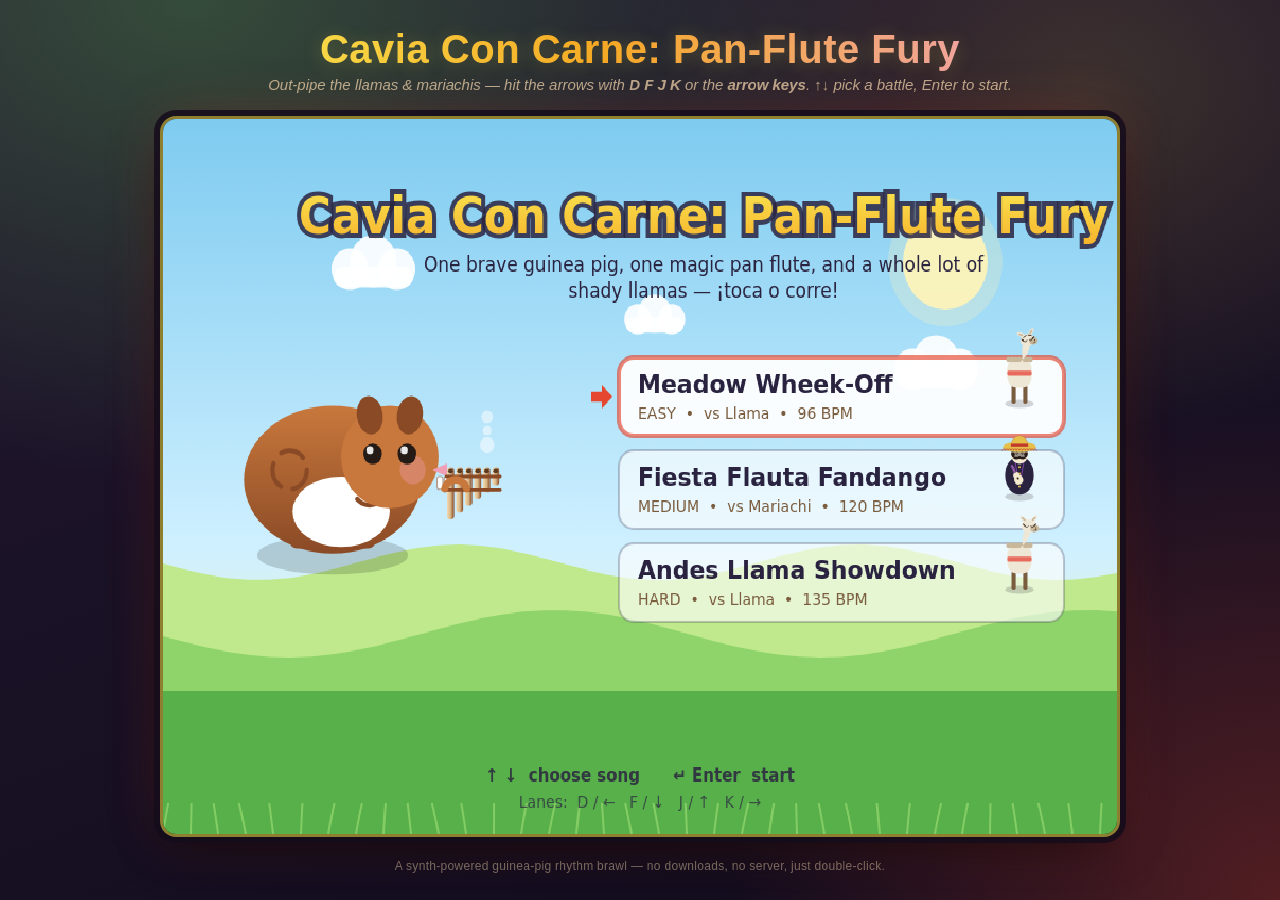
<file: index.html>
<!DOCTYPE html>
<html lang="en">
<head>
  <meta charset="UTF-8">
  <meta name="viewport" content="width=device-width, initial-scale=1.0, maximum-scale=1.0, user-scalable=no, viewport-fit=cover">
  <meta name="theme-color" content="#1a1226">
  <meta name="mobile-web-app-capable" content="yes">
  <meta name="apple-mobile-web-app-capable" content="yes">
  <title>Cavia Con Carne: Pan-Flute Fury</title>
  <link rel="stylesheet" href="styles.css">
</head>
<body>
  <!-- Optional page chrome (styled by styles.css; the game also draws its own
       in-canvas title & results, so this is purely decorative). -->
  <header class="game-header">
    <h1>Cavia Con Carne: Pan-Flute Fury</h1>
    <p class="tagline">Out-pipe the llamas &amp; mariachis &mdash; hit the arrows with <strong>D&nbsp;F&nbsp;J&nbsp;K</strong> or the <strong>arrow keys</strong>. &uarr;&darr; pick a battle, Enter to start.</p>
  </header>

  <!-- The game canvas. Intrinsic 900x600 (3:2) drives the responsive sizing in
       styles.css; game.js scales the backing store by devicePixelRatio itself. -->
  <canvas id="game" width="900" height="600">
    Your browser does not support the HTML5 canvas element.
  </canvas>

  <footer class="game-footer">
    A synth-powered guinea-pig rhythm brawl &mdash; no downloads, no server, just double-click.
  </footer>

  <!-- Shown only on small portrait screens (phones held upright). The game is a
       landscape 3:2 stage, so it plays best sideways. Hidden in landscape. -->
  <div class="rotate-hint" aria-hidden="true">
    <div class="rotate-hint__icon">📱↻</div>
    <p><strong>Tourne ton téléphone</strong><br>Le jeu se joue en mode paysage.</p>
    <p class="rotate-hint__sub">Touche les 4 flèches en rythme pour jouer de la flûte de pan&nbsp;!</p>
  </div>

  <!-- Classic scripts, loaded in contract order (NO type=module).
       audio -> characters -> songs -> rhythm -> game. -->
  <script src="js/audio.js"></script>
  <script src="js/characters.js"></script>
  <script src="js/songs.js"></script>
  <script src="js/rhythm.js"></script>
  <script src="js/game.js"></script>

  <!-- Bootstrap: build the Game once the DOM (and thus the canvas) exists. -->
  <script>
    (function () {
      function boot() {
        var canvas = document.getElementById('game');
        if (canvas) { new Game(canvas); }
      }
      if (document.readyState === 'loading') {
        document.addEventListener('DOMContentLoaded', boot);
      } else {
        boot();
      }
    })();
  </script>
</body>
</html>
</file>
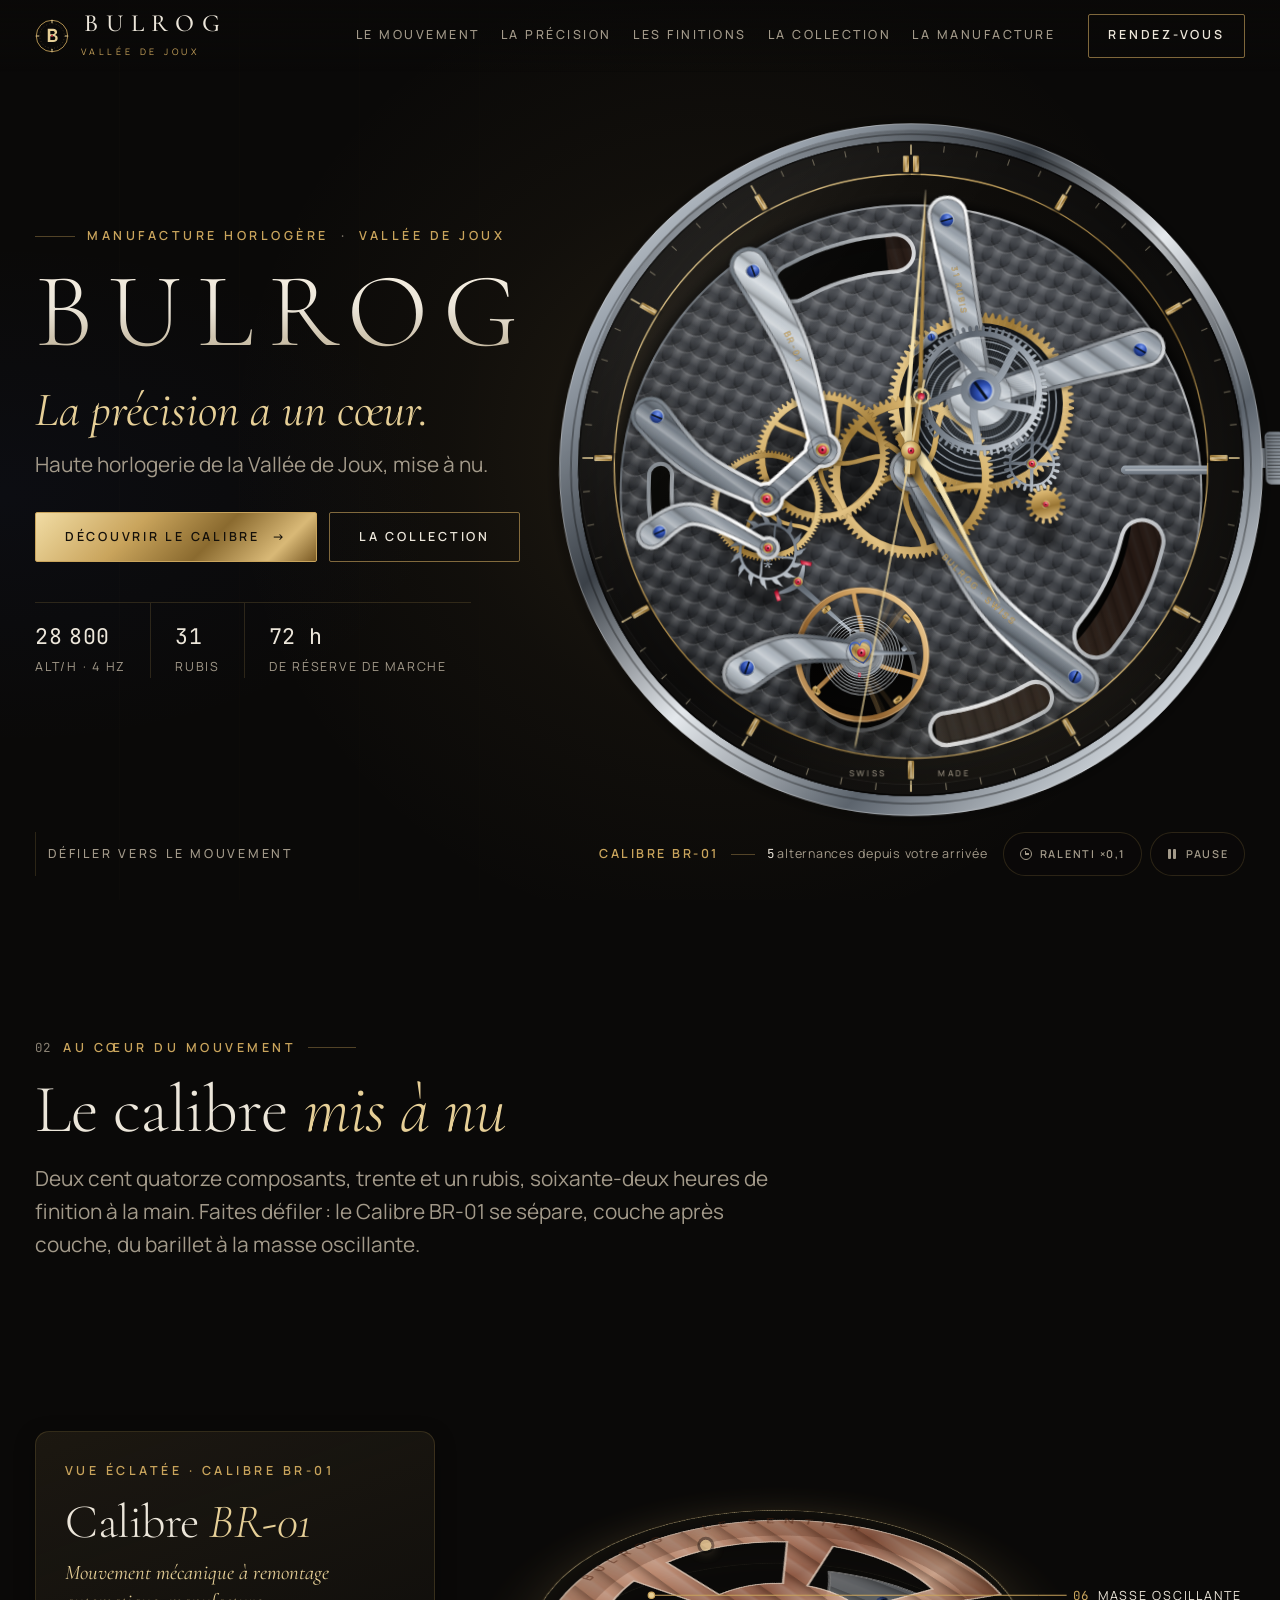
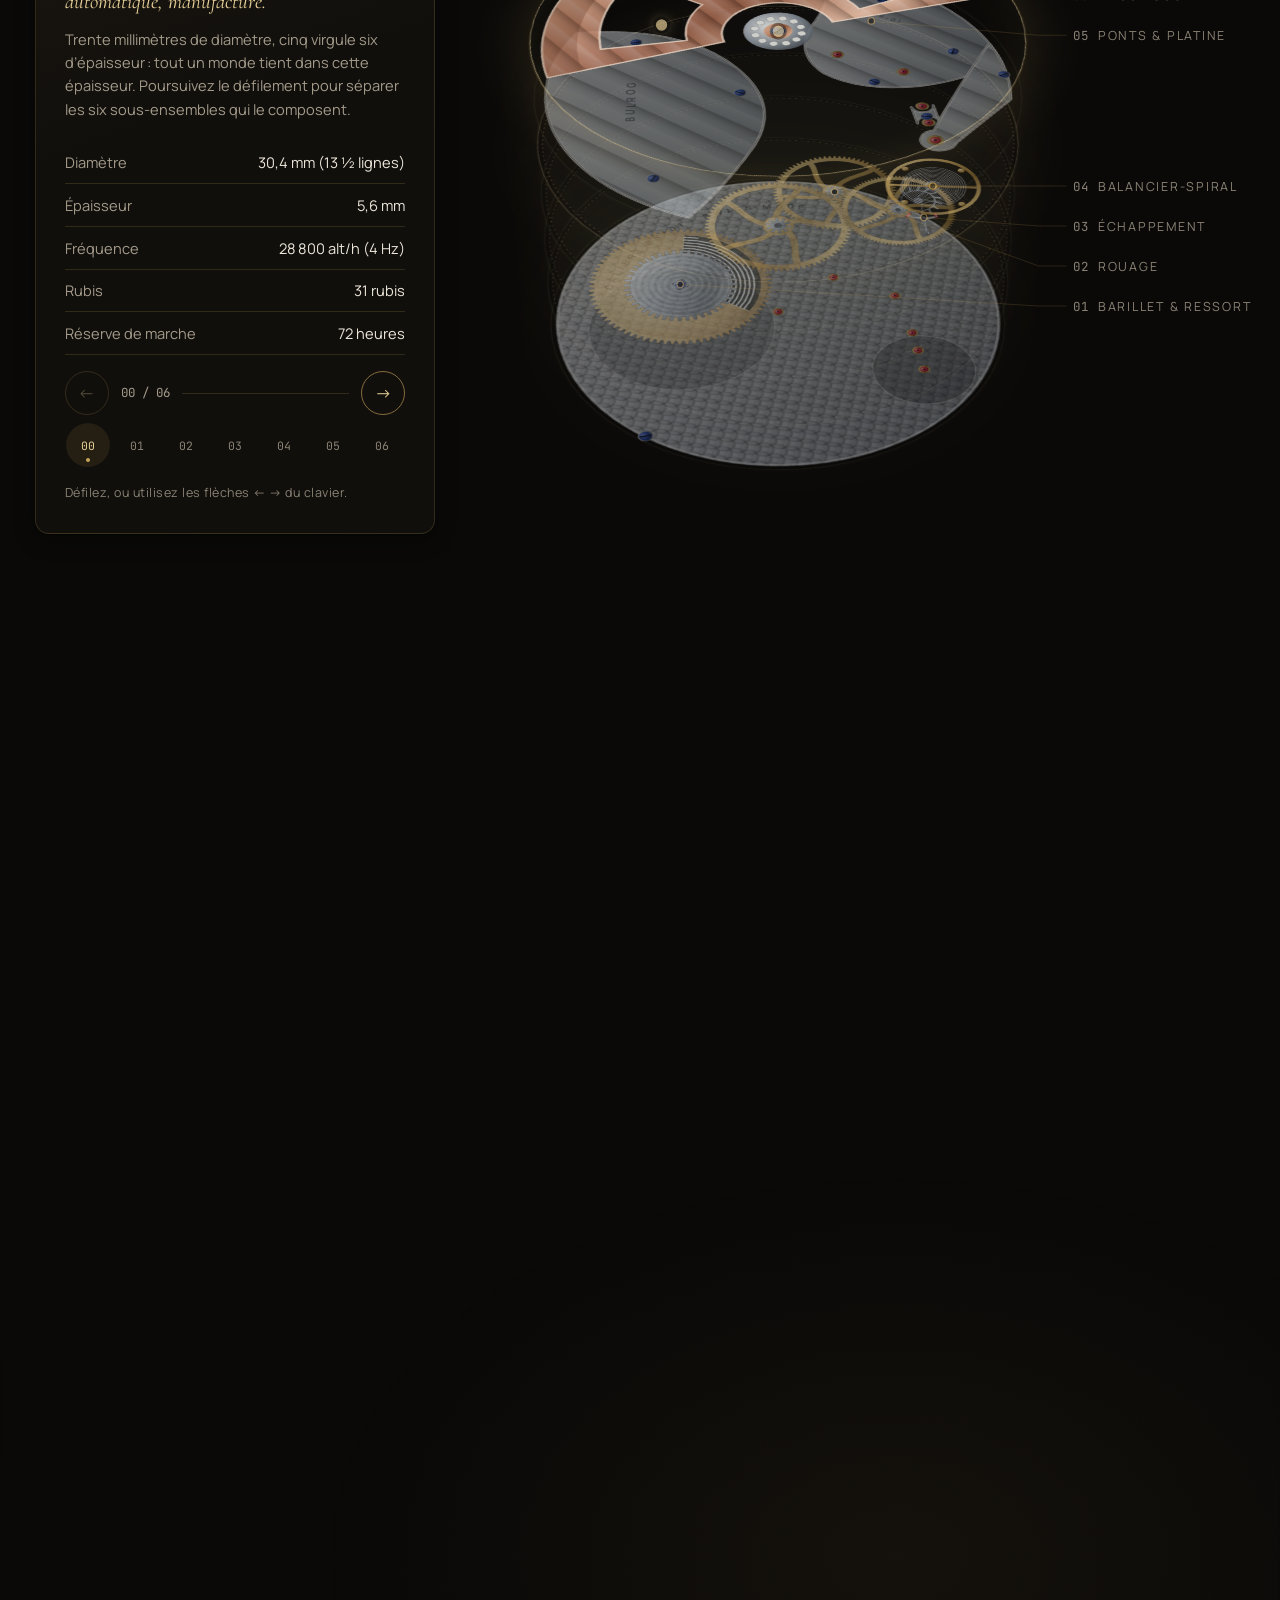
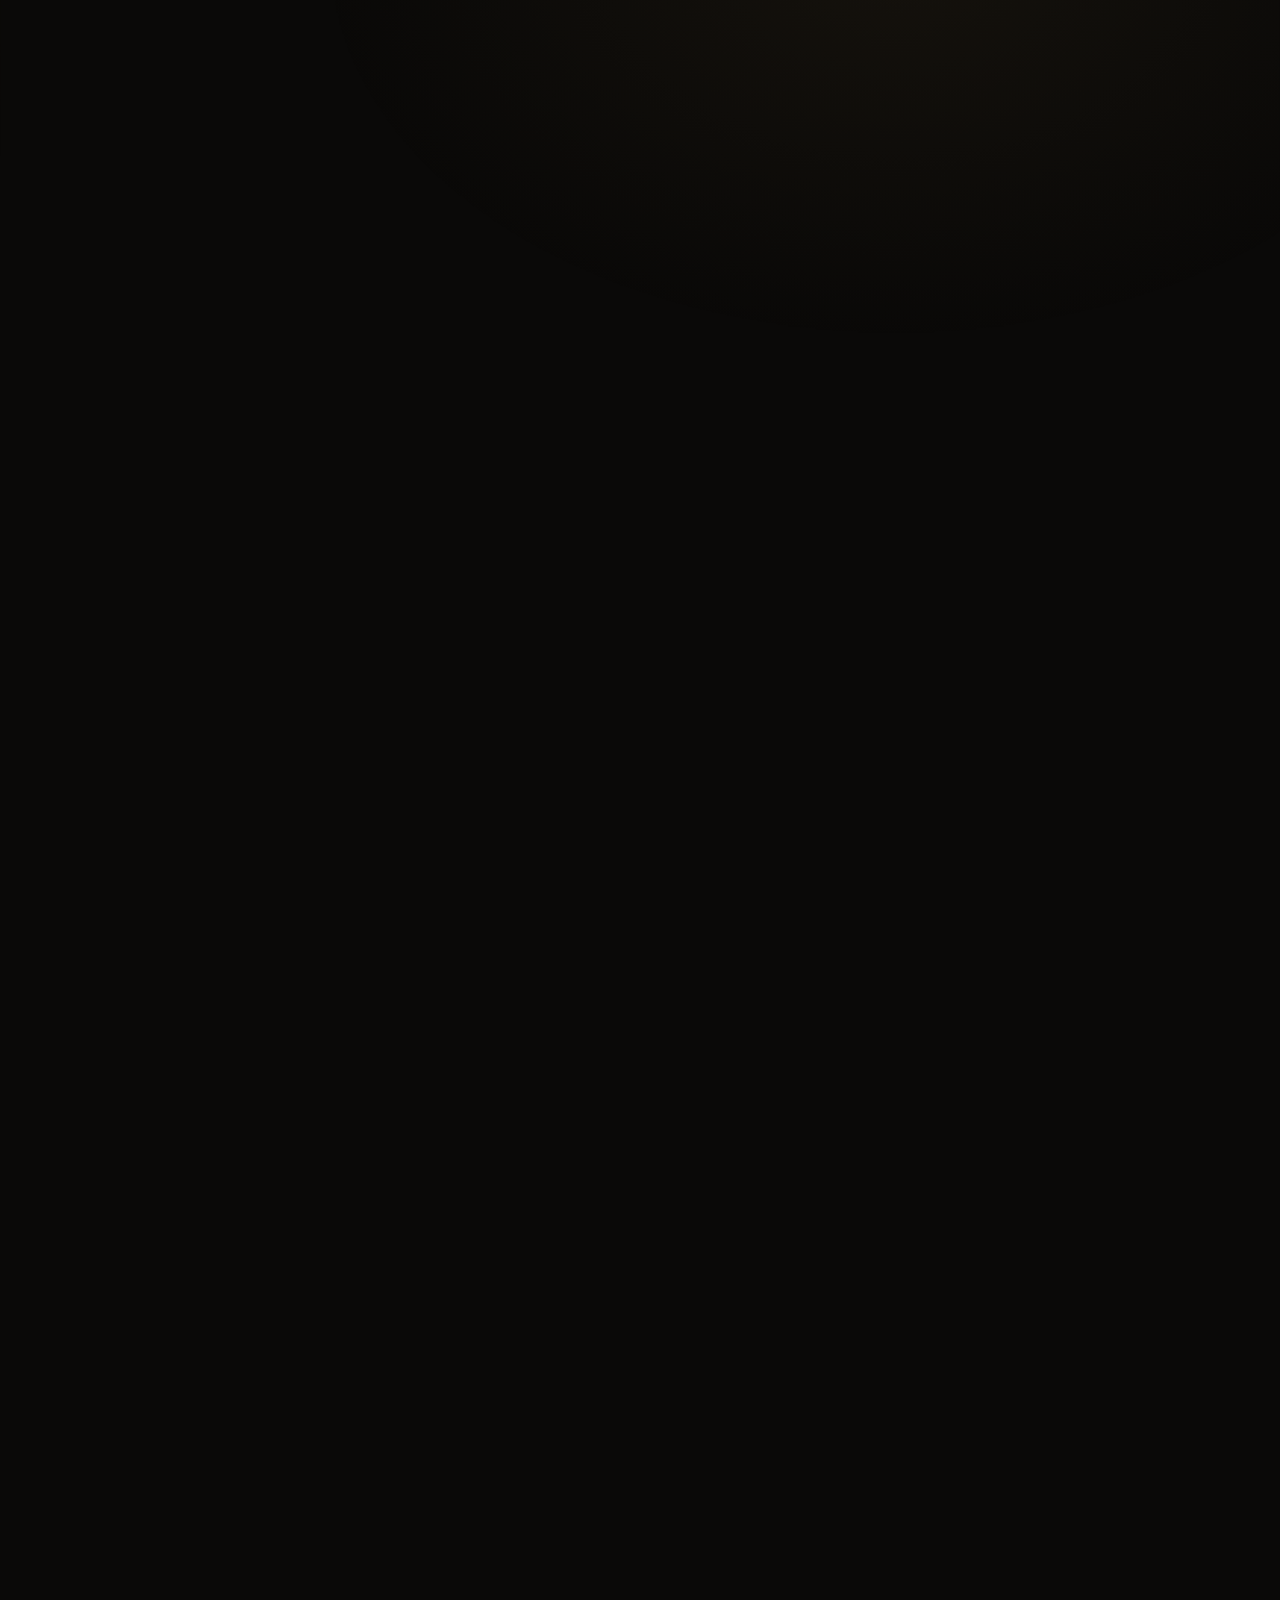
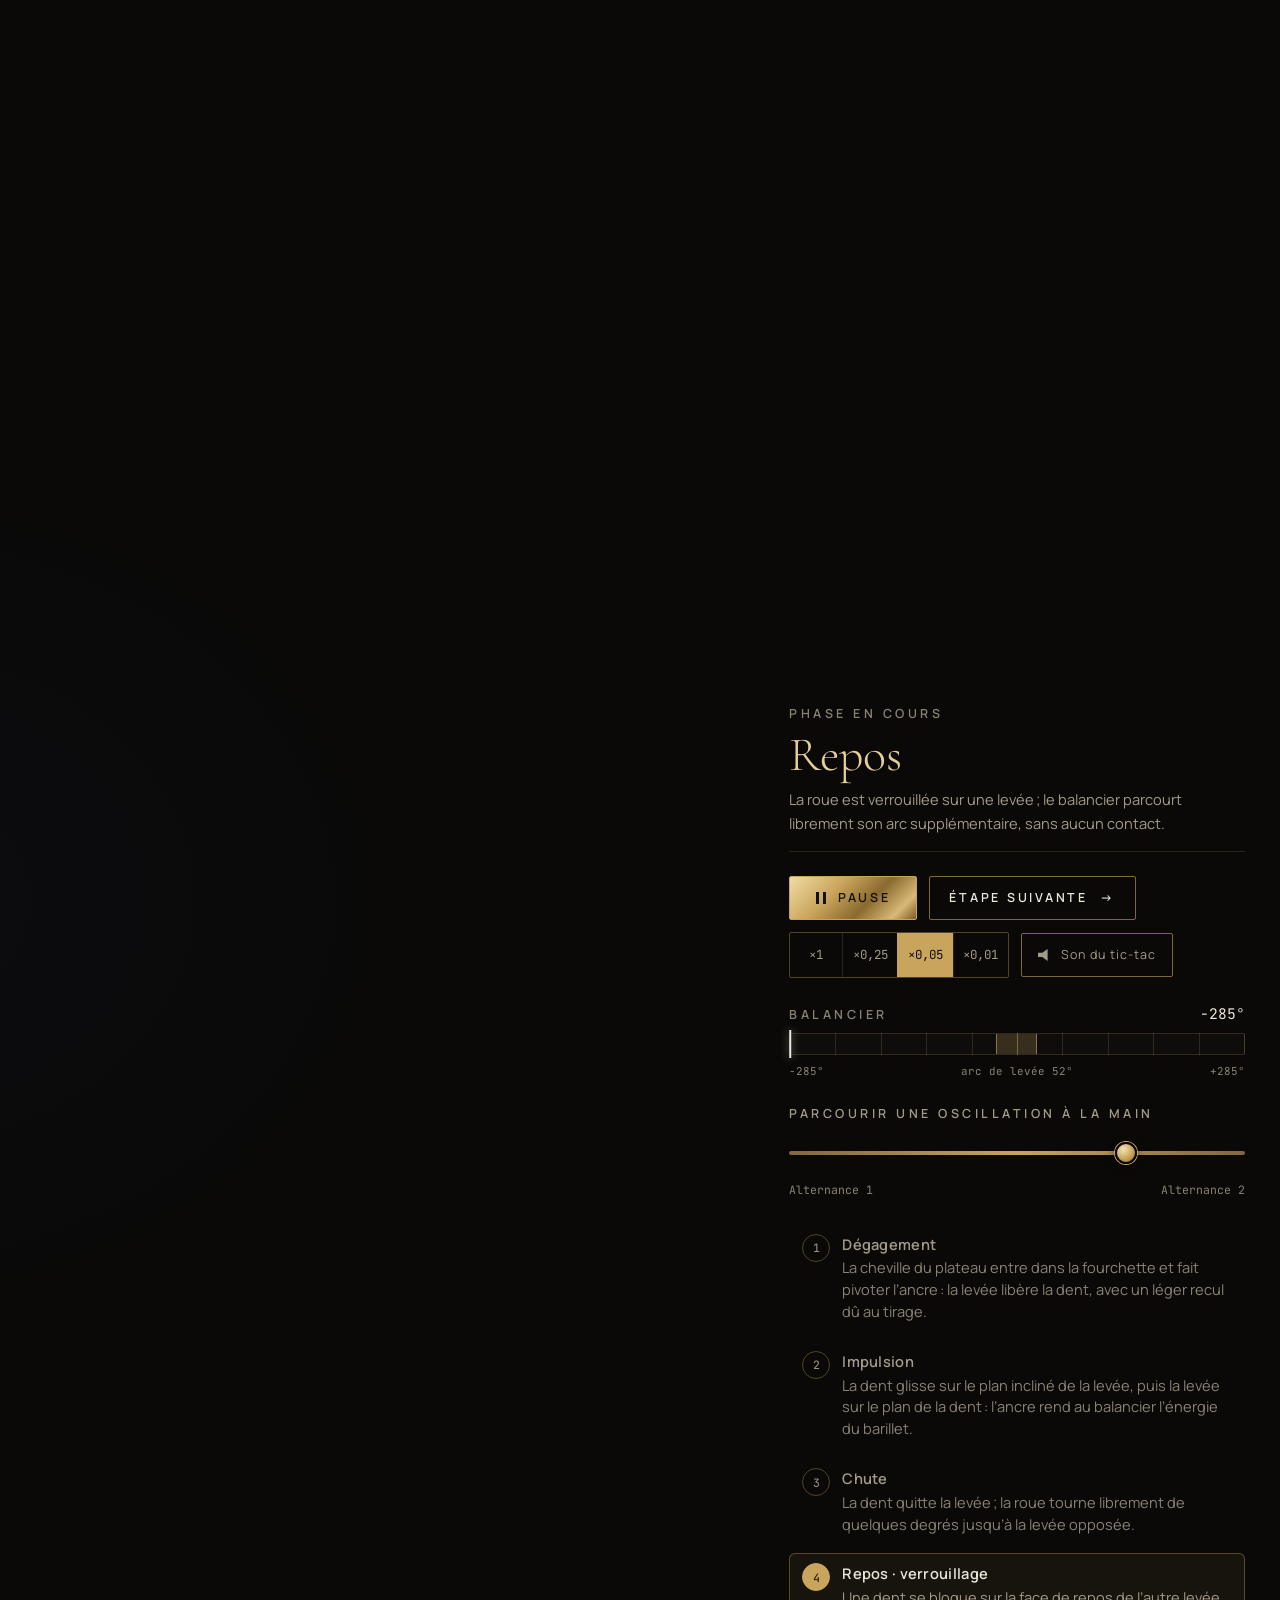
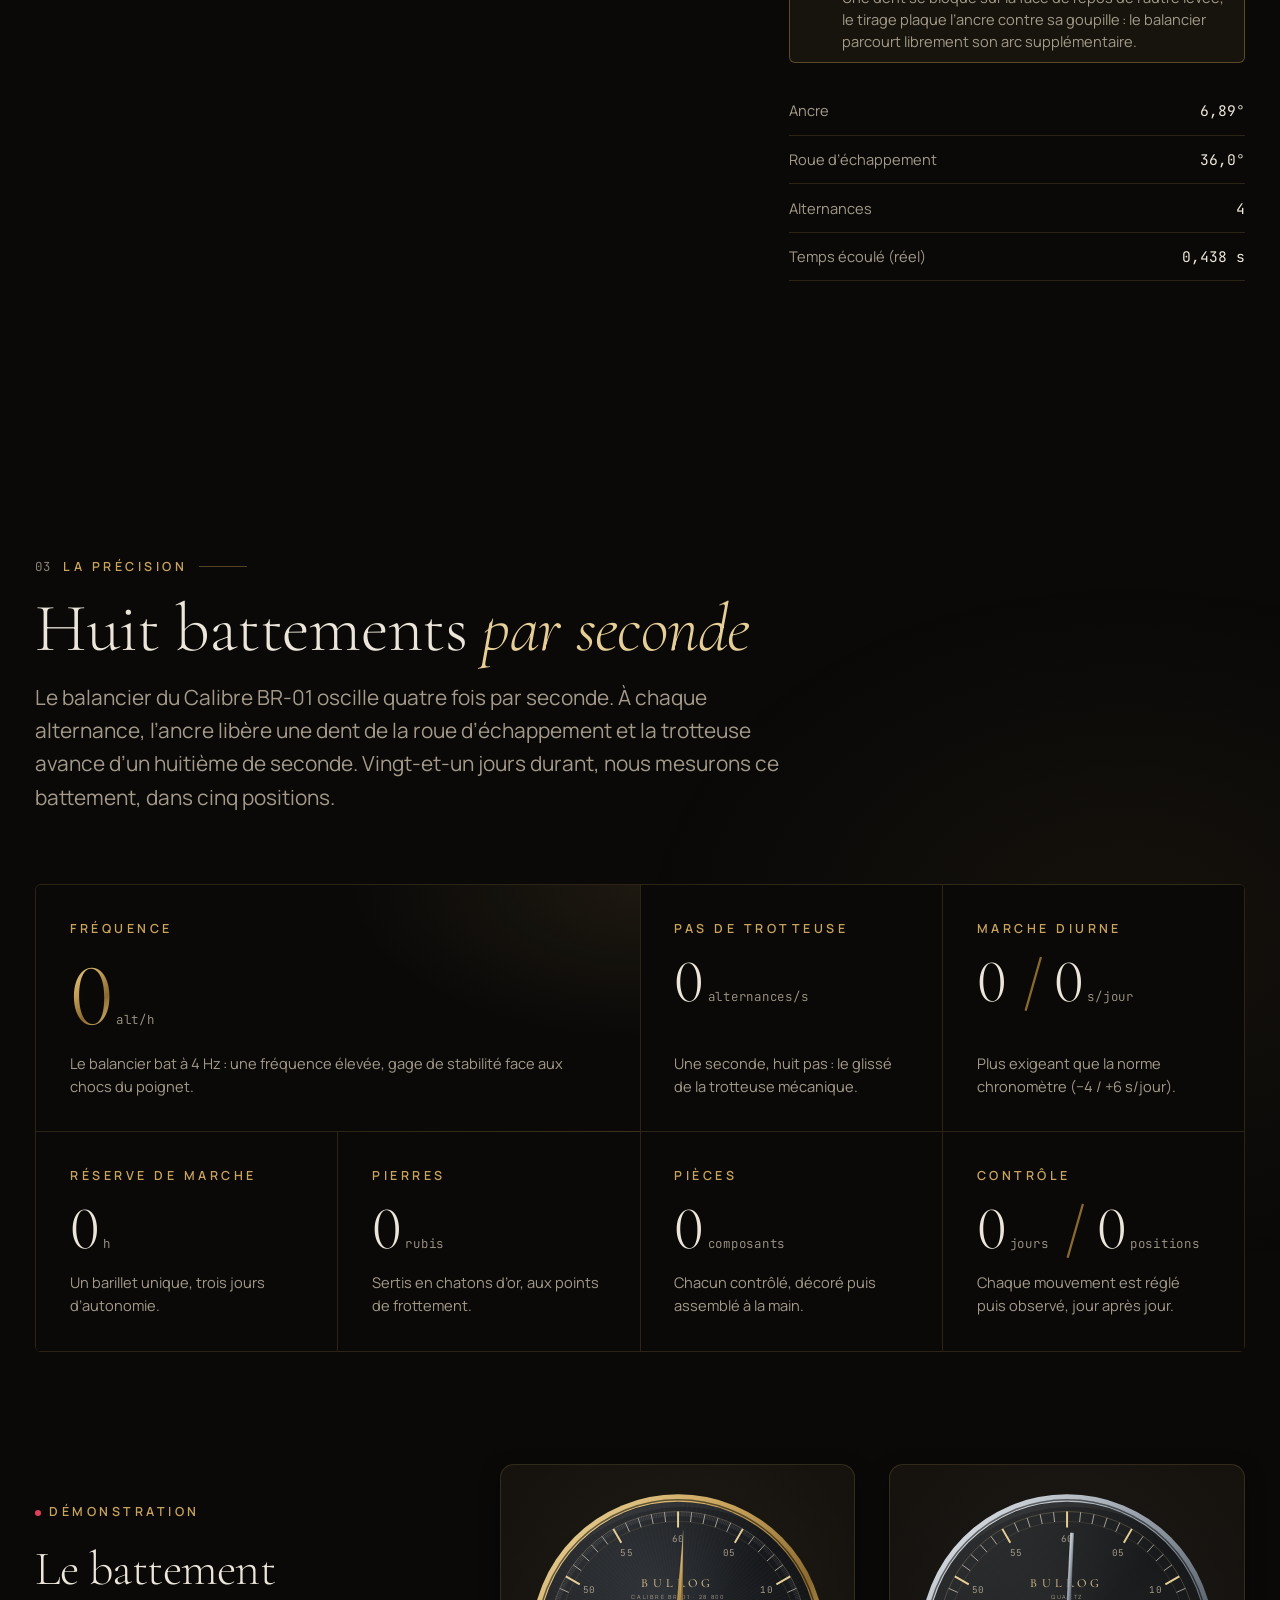
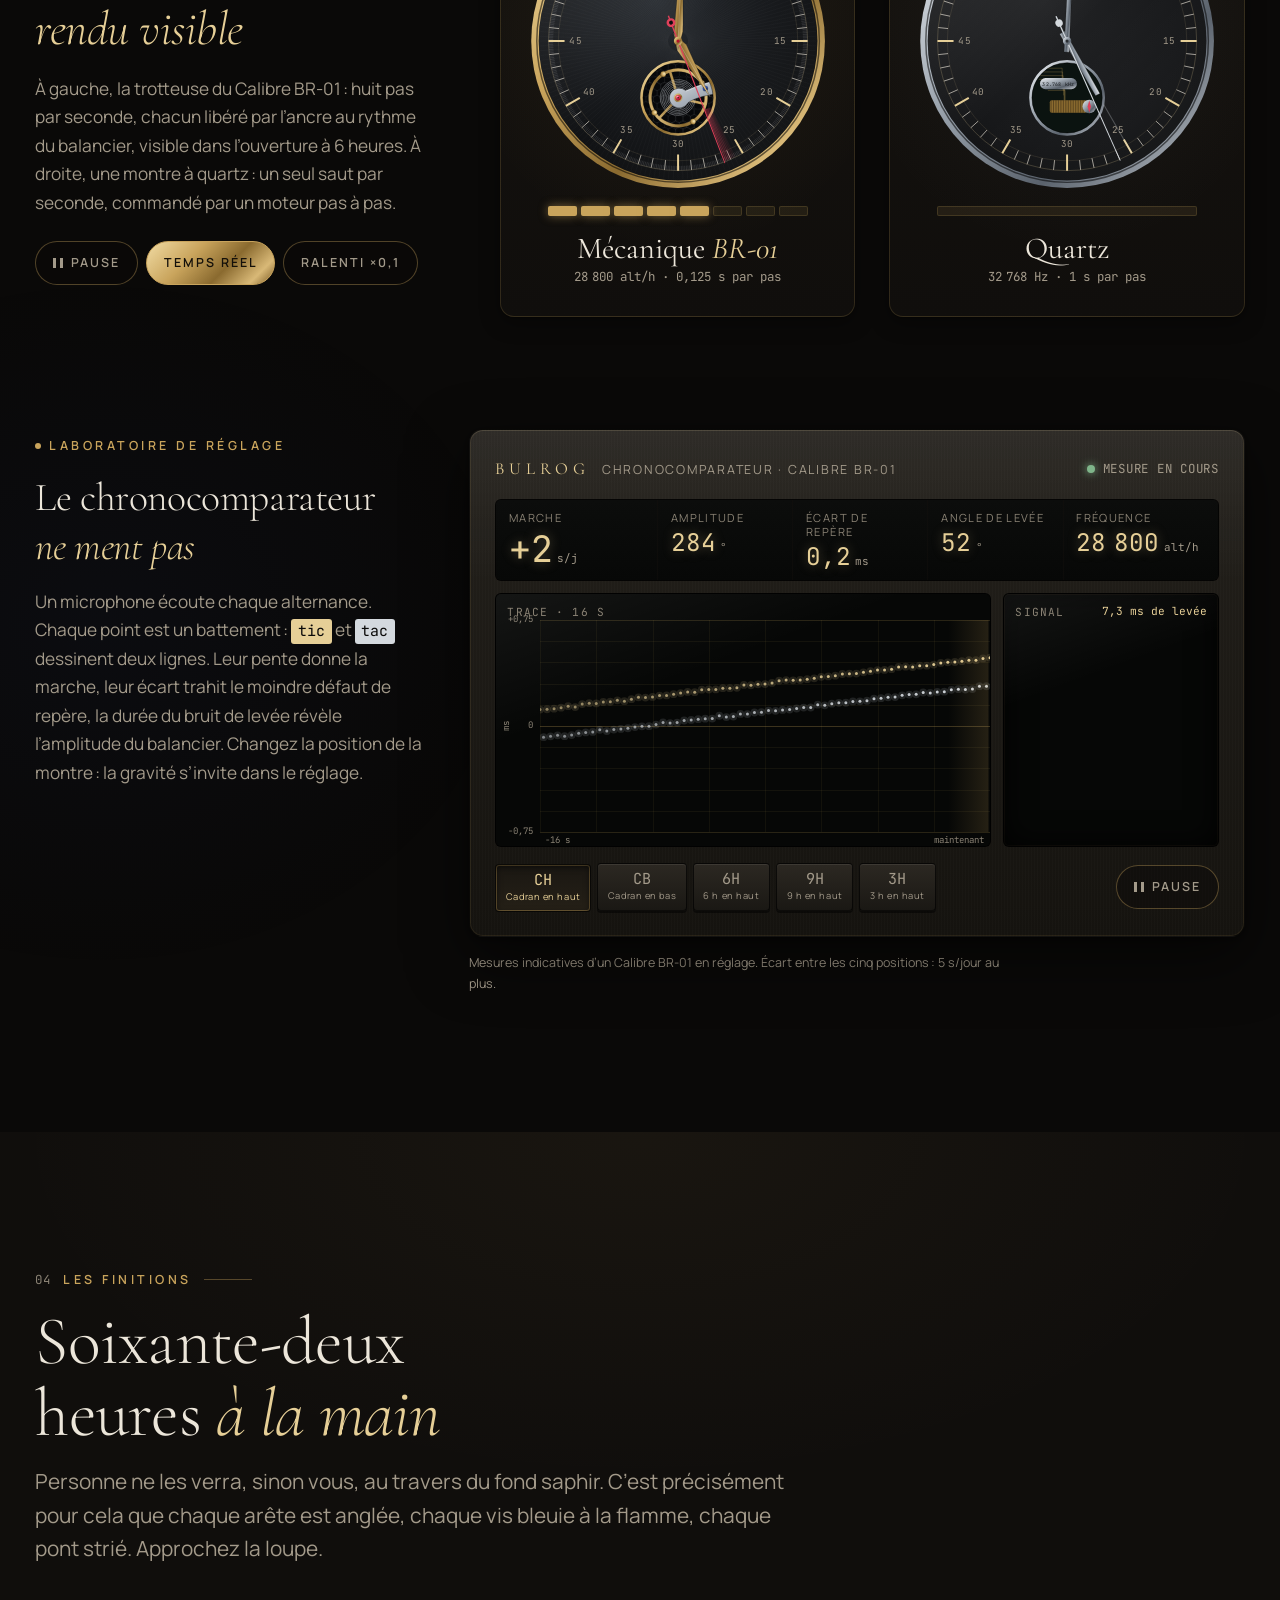
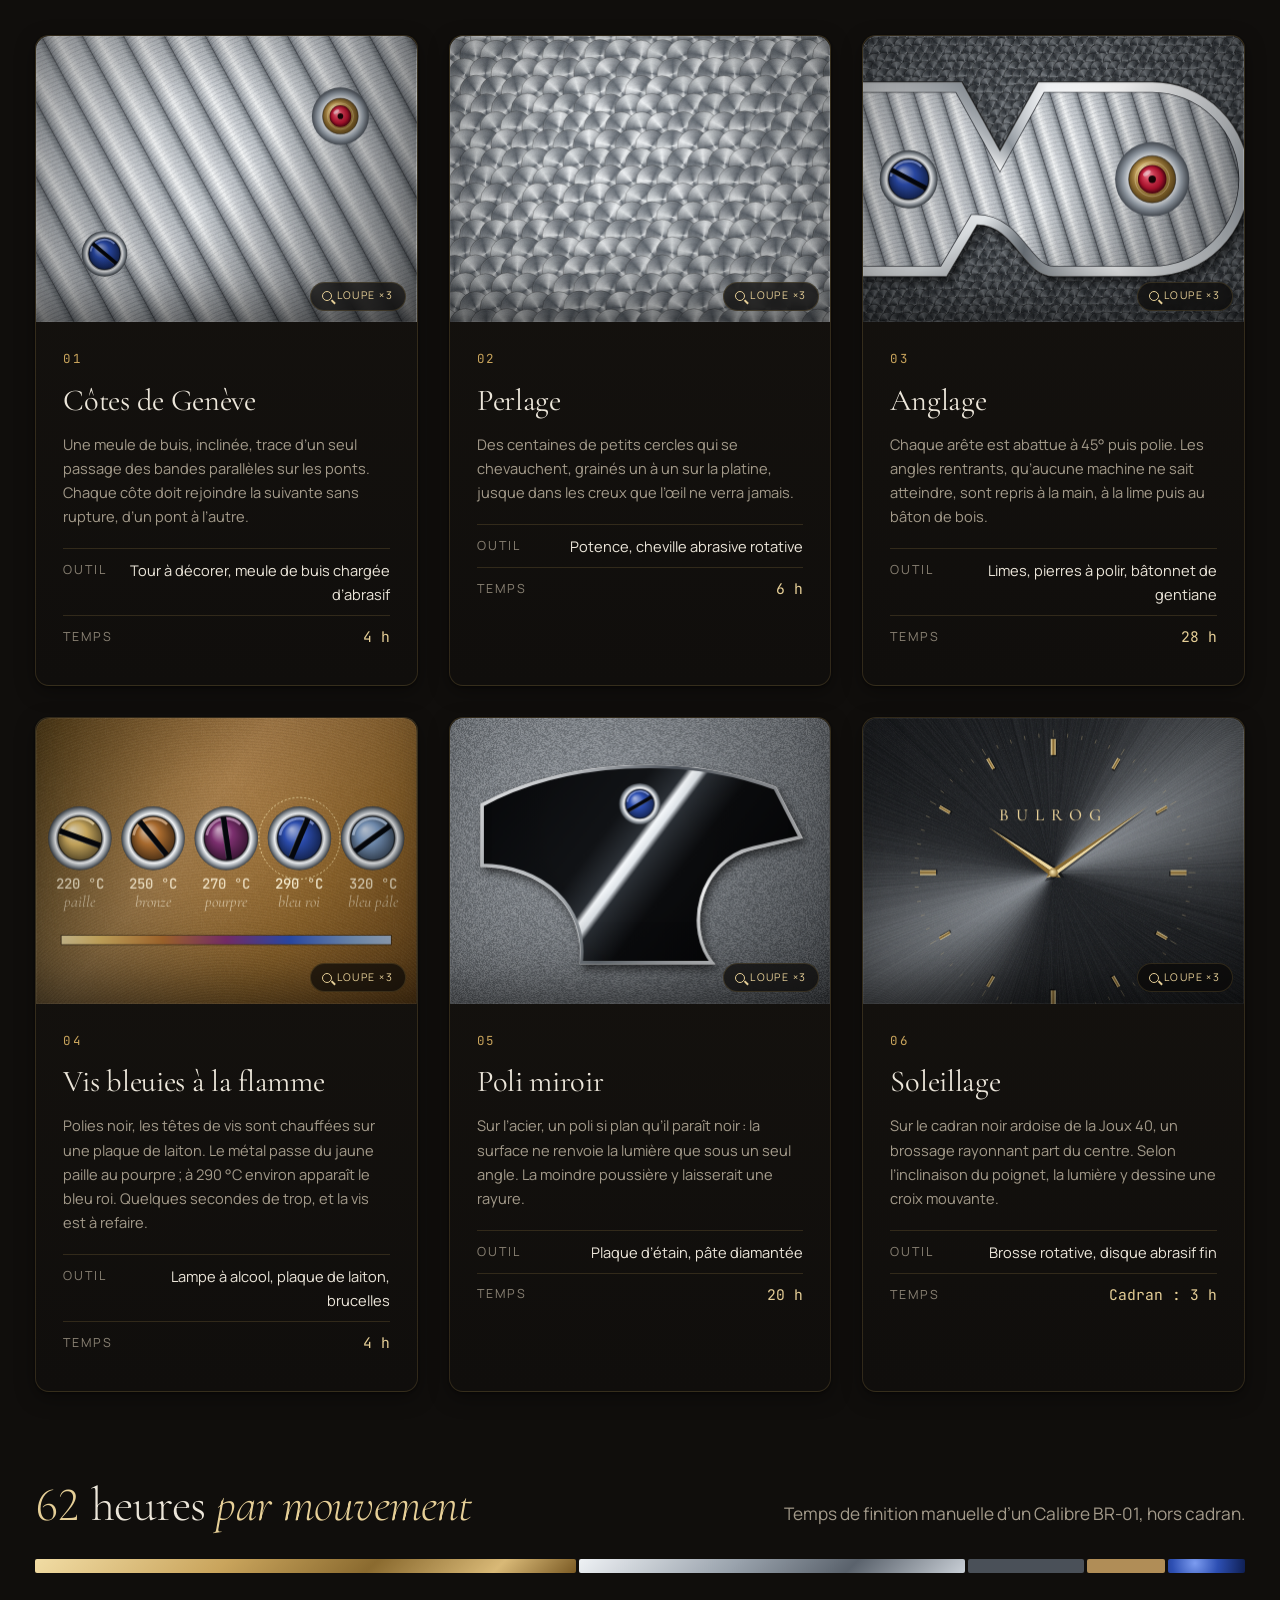
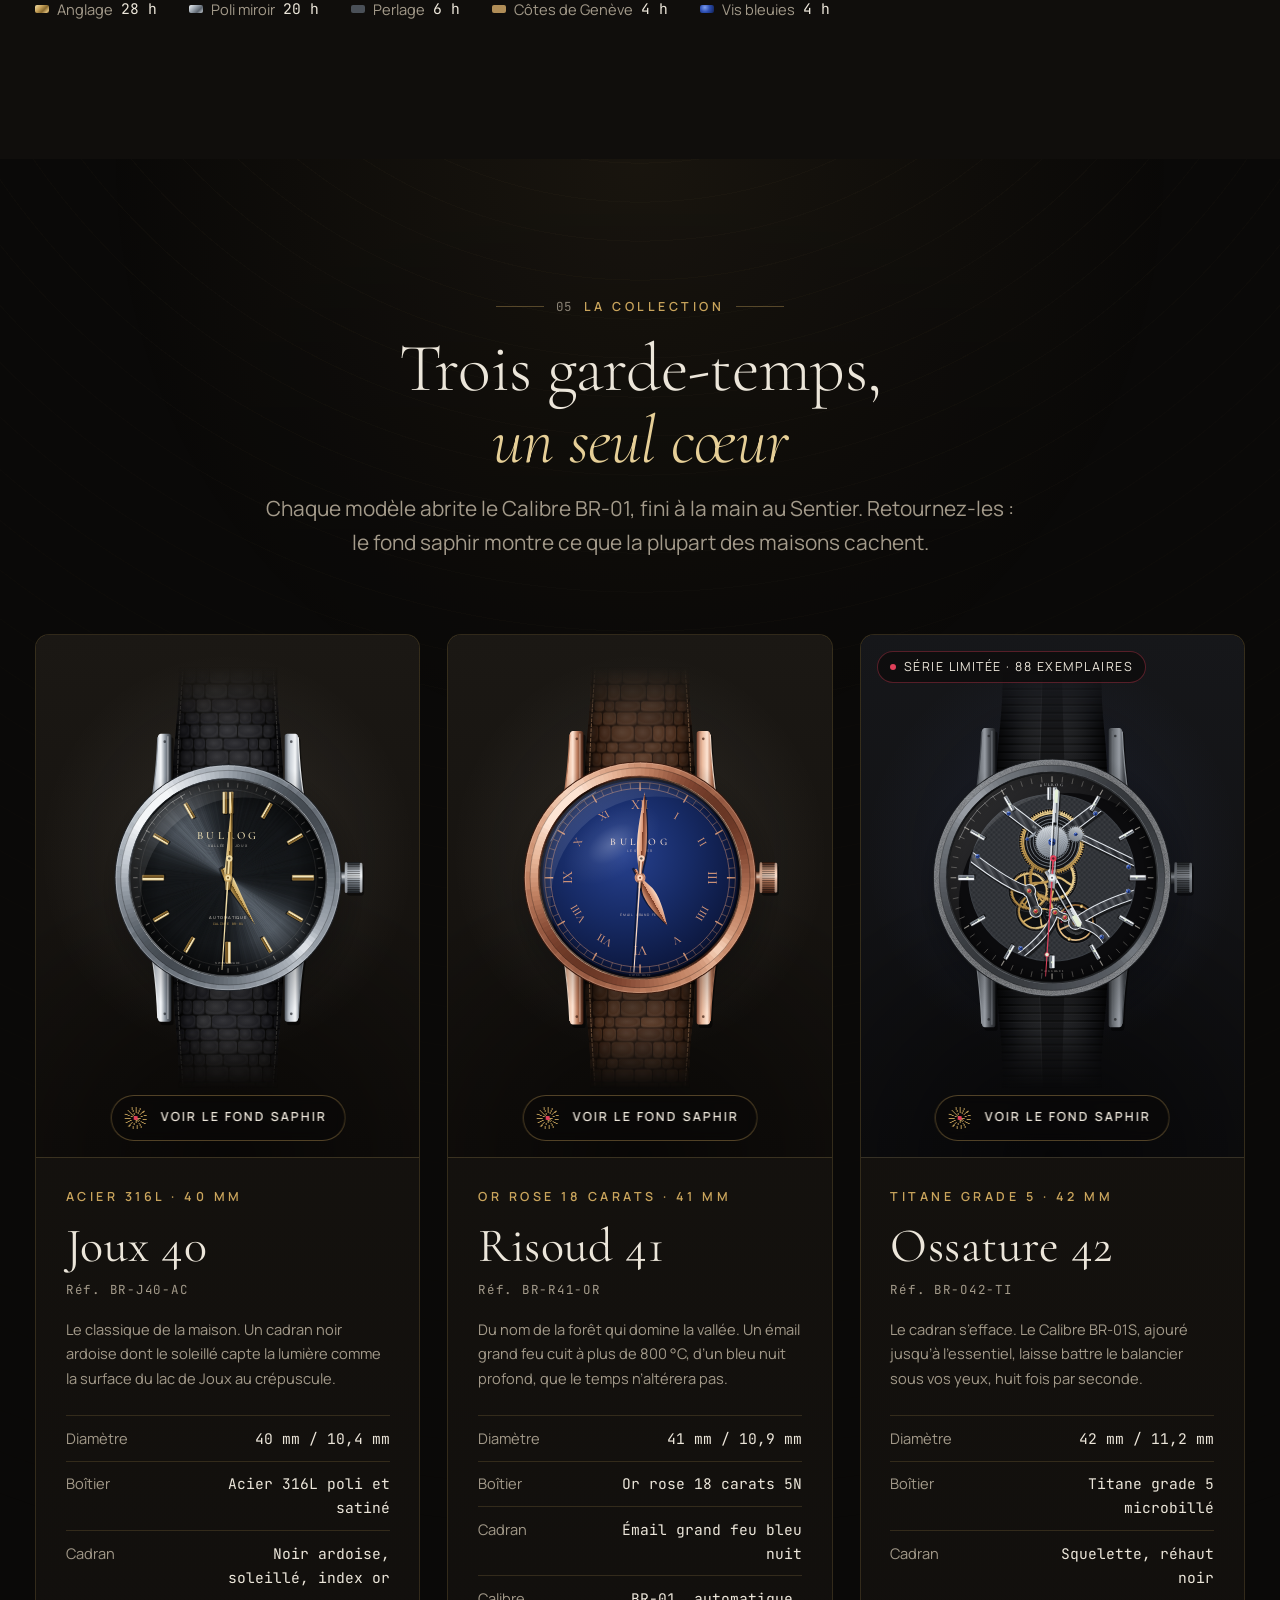
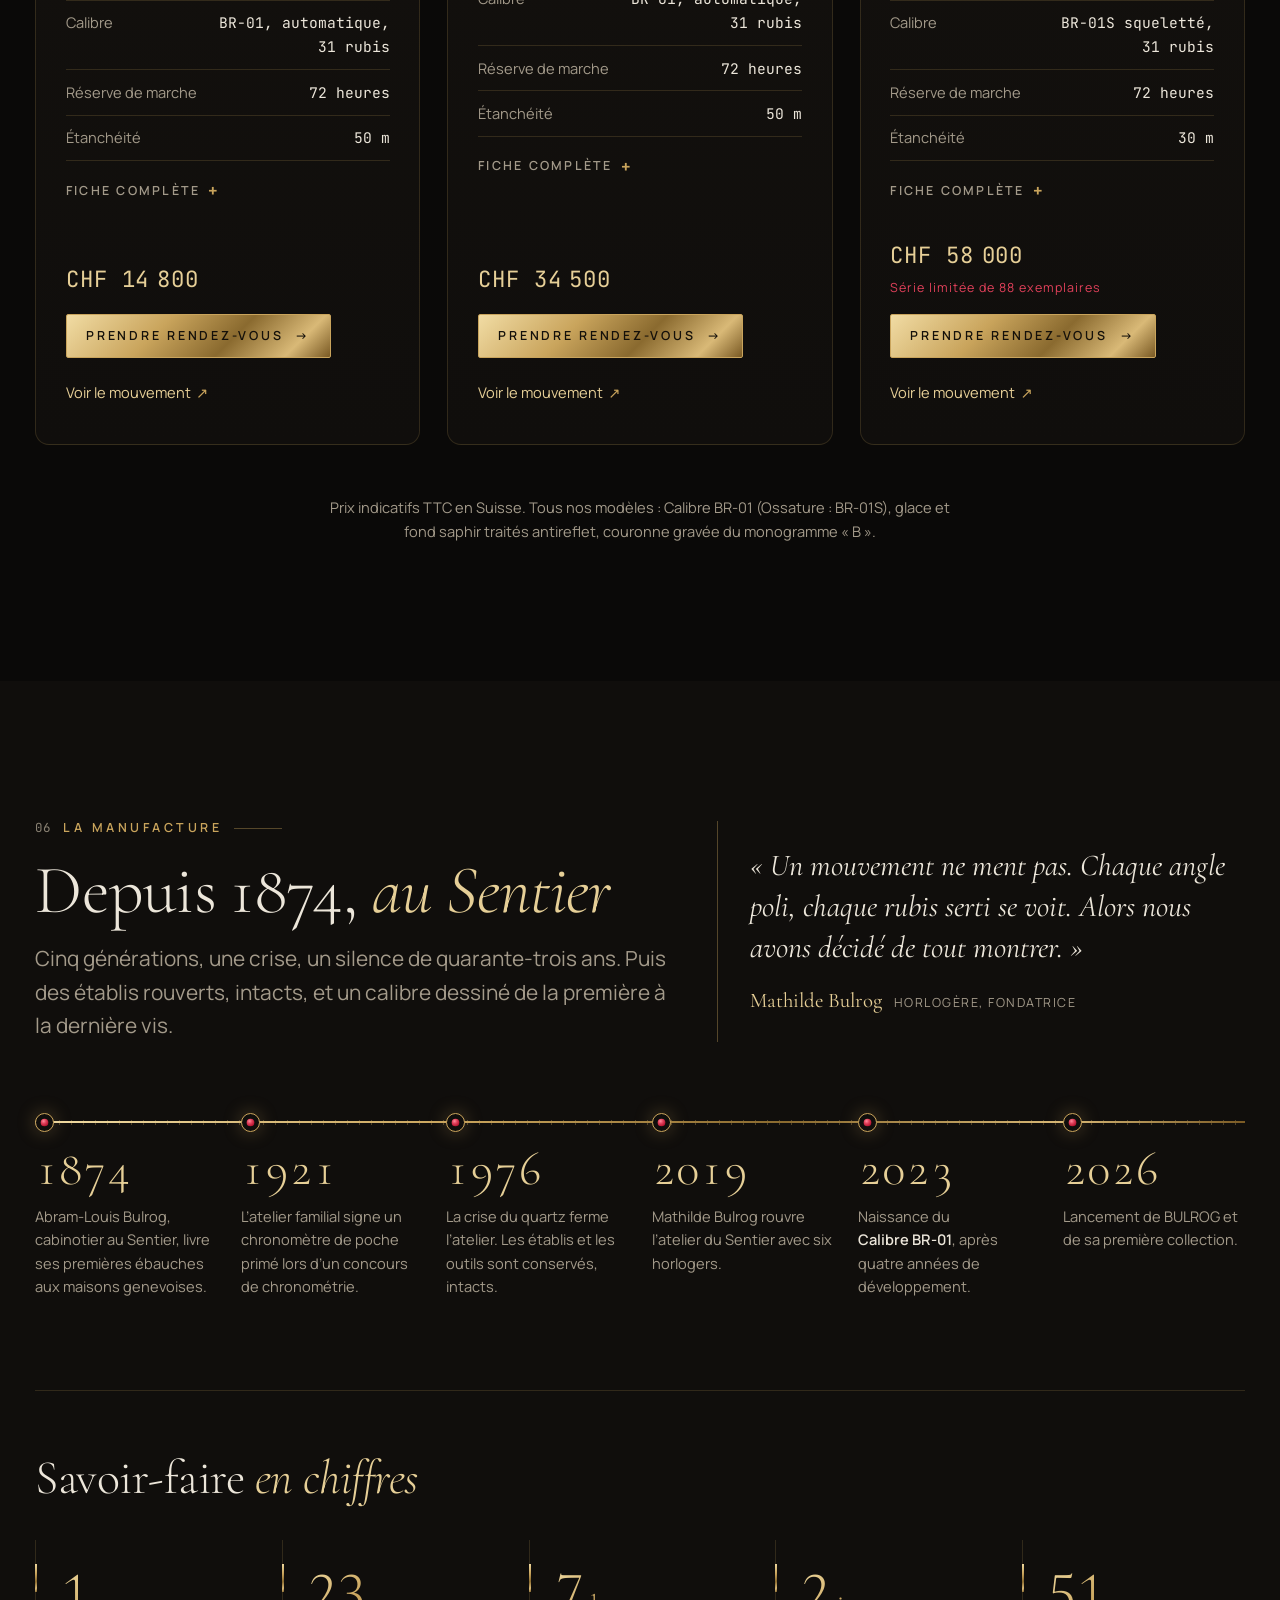
<file: bulrog/index.html>
<!doctype html>
<html lang="fr" class="no-js">
<head>
  <meta charset="utf-8">
  <meta name="viewport" content="width=device-width, initial-scale=1, viewport-fit=cover">
  <title>BULROG — Manufacture horlogère, Vallée de Joux · La précision a un cœur</title>
  <meta name="description" content="BULROG, manufacture horlogère suisse fondée au Sentier, Vallée de Joux. Découvrez le Calibre BR-01 : 28 800 alt/h, 31 rubis, 72 heures de réserve de marche, 214 composants finis à la main.">
  <meta name="theme-color" content="#0a0908">
  <meta name="color-scheme" content="dark">
  <meta name="robots" content="index, follow">

  <meta property="og:type" content="website">
  <meta property="og:locale" content="fr_CH">
  <meta property="og:site_name" content="BULROG">
  <meta property="og:title" content="BULROG — La précision a un cœur">
  <meta property="og:description" content="Manufacture horlogère de la Vallée de Joux. Le Calibre BR-01, mis à nu : 214 composants, 31 rubis, 28 800 alternances par heure.">
  <meta name="twitter:card" content="summary">

  <link rel="icon" href="data:image/svg+xml,%3Csvg xmlns='http://www.w3.org/2000/svg' viewBox='0 0 64 64'%3E%3Crect width='64' height='64' rx='14' fill='%230a0908'/%3E%3Ccircle cx='32' cy='32' r='22' fill='none' stroke='%23c9a45c' stroke-width='2'/%3E%3Ctext x='32' y='42' text-anchor='middle' font-family='Georgia,serif' font-size='28' fill='%23e6cf97'%3EB%3C/text%3E%3C/svg%3E">

  <link rel="preconnect" href="https://fonts.googleapis.com">
  <link rel="preconnect" href="https://fonts.gstatic.com" crossorigin>
  <link rel="stylesheet" href="https://fonts.googleapis.com/css2?family=Cormorant+Garamond:ital,wght@0,300;0,400;0,500;0,600;1,300;1,400;1,500&family=JetBrains+Mono:wght@300;400;500&family=Manrope:wght@300;400;500;600;700&display=swap">

  <link rel="stylesheet" href="css/base.css">
  <link rel="stylesheet" href="css/hero.css">
  <link rel="stylesheet" href="css/coeur.css">
  <link rel="stylesheet" href="css/precision.css">
  <link rel="stylesheet" href="css/collection.css">

  <script>document.documentElement.classList.replace('no-js', 'js');</script>
</head>
<body>
  <a class="skip-link" href="#main">Aller au contenu</a>

  <header class="site-header" id="site-header">
    <div class="container container--wide site-header__inner">
      <a class="brand" href="#hero" aria-label="BULROG — retour à l’accueil">
        <svg class="brand__mark" viewBox="0 0 40 40" aria-hidden="true" focusable="false">
          <circle cx="20" cy="20" r="18.5" fill="none" stroke="#c9a45c" stroke-width="1"/>
          <circle cx="20" cy="20" r="14.5" fill="none" stroke="rgba(201,164,92,.45)" stroke-width=".6" stroke-dasharray="1.2 2.6"/>
          <g stroke="#e6cf97" stroke-width="1.2" stroke-linecap="round">
            <line x1="20" y1="1.5" x2="20" y2="4.5"/><line x1="38.5" y1="20" x2="35.5" y2="20"/>
            <line x1="20" y1="38.5" x2="20" y2="35.5"/><line x1="1.5" y1="20" x2="4.5" y2="20"/>
          </g>
          <path d="M15 11.5h6.2c3 0 4.8 1.5 4.8 3.9 0 1.7-1 2.9-2.6 3.4 2 .4 3.3 1.8 3.3 3.8 0 2.8-2.1 4.4-5.4 4.4H15z M18 14v4h2.9c1.5 0 2.3-.7 2.3-2s-.8-2-2.3-2z M18 20.3v4.4h3.3c1.7 0 2.6-.8 2.6-2.2s-.9-2.2-2.6-2.2z" fill="#e6cf97" fill-rule="evenodd"/>
          <circle cx="20" cy="20" r="1.1" fill="#b3122e"/>
        </svg>
        <span>
          <span class="brand__word">BULROG</span>
          <span class="brand__sub">Vallée de Joux</span>
        </span>
      </a>

      <button class="nav-toggle" type="button" aria-controls="site-nav" aria-expanded="false" aria-label="Ouvrir le menu">
        <span class="nav-toggle__bars" aria-hidden="true"></span>
      </button>

      <nav class="site-nav" id="site-nav" aria-label="Navigation principale">
        <ul class="site-nav__list" role="list">
          <li><a class="site-nav__link" href="#coeur">Le mouvement</a></li>
          <li><a class="site-nav__link" href="#precision">La précision</a></li>
          <li><a class="site-nav__link" href="#finitions">Les finitions</a></li>
          <li><a class="site-nav__link" href="#collection">La collection</a></li>
          <li><a class="site-nav__link" href="#manufacture">La manufacture</a></li>
          <li class="site-nav__cta"><a class="btn btn--ghost btn--sm" href="#rendez-vous">Rendez-vous</a></li>
        </ul>
      </nav>
    </div>
  </header>

  <main id="main" tabindex="-1">
<section id="hero" class="hero" aria-label="BULROG — La précision a un cœur">
  <!-- BULROG — section hero (owner: builder A). Calibre BR-01 vivant : dessiné par js/hero.js -->
  <div class="hero-bg" aria-hidden="true"></div>

  <div class="hero-visual" data-hero-visual>
    <div class="hero-cal" role="img" aria-label="Le Calibre BR-01 en mouvement, vu en transparence : barillet, rouage doré, roue d’échappement, ancre suisse à levées en rubis et balancier-spiral battant à 4 Hz, avec des aiguilles à l’heure réelle.">
      <div class="hero-cal-stack" data-hero-stack>
        <svg class="hero-layer hero-layer--rotor"   data-hero-layer="rotor"   viewBox="-570 -570 1140 1140" aria-hidden="true" focusable="false"></svg>
        <svg class="hero-layer hero-layer--plate"   data-hero-layer="plate"   viewBox="-570 -570 1140 1140" aria-hidden="true" focusable="false"></svg>
        <svg class="hero-layer hero-layer--train"   data-hero-layer="train"   viewBox="-570 -570 1140 1140" aria-hidden="true" focusable="false"></svg>
        <svg class="hero-layer hero-layer--bridges" data-hero-layer="bridges" viewBox="-570 -570 1140 1140" aria-hidden="true" focusable="false"></svg>
        <svg class="hero-layer hero-layer--escape"  data-hero-layer="escape"  viewBox="-570 -570 1140 1140" aria-hidden="true" focusable="false"></svg>
        <svg class="hero-layer hero-layer--balance" data-hero-layer="balance" aria-hidden="true" focusable="false"></svg>
        <svg class="hero-layer hero-layer--cock"    data-hero-layer="cock"    viewBox="-570 -570 1140 1140" aria-hidden="true" focusable="false"></svg>
        <svg class="hero-layer hero-layer--dial"    data-hero-layer="dial"    viewBox="-570 -570 1140 1140" aria-hidden="true" focusable="false"></svg>
        <svg class="hero-layer hero-layer--hands"   data-hero-layer="hands"   viewBox="-570 -570 1140 1140" aria-hidden="true" focusable="false"></svg>
        <div class="hero-layer hero-layer--glass" aria-hidden="true"></div>
        <div class="hero-layer hero-layer--notes" data-hero-layer="notes" aria-hidden="true"></div>
      </div>
    </div>
  </div>

  <div class="container container--wide hero-inner">
    <div class="hero-copy">
      <p class="hero-eyebrow"><span>Manufacture horlogère</span><span class="hero-eyebrow-dot">·</span><span>Vallée de Joux</span></p>
      <h1 class="hero-title"><span class="hero-title-word">BULROG</span></h1>
      <p class="hero-tagline">La précision a un&nbsp;cœur.</p>
      <p class="hero-sub">Haute horlogerie de la Vallée de Joux, mise à&nbsp;nu.</p>
      <div class="hero-ctas">
        <a class="btn btn--primary" href="#coeur">Découvrir le calibre <span class="btn-arrow" aria-hidden="true">→</span></a>
        <a class="btn btn--ghost" href="#collection">La collection</a>
      </div>
      <ul class="hero-facts" role="list" aria-label="Le Calibre BR-01 en chiffres">
        <li class="hero-fact"><span class="hero-fact-num num">28&#8239;800</span><span class="hero-fact-label">alt/h · 4&nbsp;Hz</span></li>
        <li class="hero-fact"><span class="hero-fact-num num">31</span><span class="hero-fact-label">rubis</span></li>
        <li class="hero-fact"><span class="hero-fact-num num">72&nbsp;h</span><span class="hero-fact-label">de réserve de marche</span></li>
      </ul>
    </div>
  </div>

  <div class="container container--wide hero-bar">
    <a class="hero-scroll" href="#coeur">
      <span class="hero-scroll-line" aria-hidden="true"></span>
      <span class="hero-scroll-text">Défiler vers le mouvement</span>
    </a>
    <div class="hero-meta">
      <p class="hero-caption">
        <span class="hero-caption-name"><span class="nowrap">Calibre BR-01</span></span>
        <span class="hero-caption-sep" aria-hidden="true"></span>
        <span class="hero-caption-live" aria-hidden="true"><span class="num" data-hero-beats>0</span> alternances depuis votre arrivée</span>
      </p>
      <div class="hero-controls" role="group" aria-label="Animation du calibre">
        <button class="hero-ctrl" type="button" data-hero-slow aria-pressed="false">
          <span class="hero-ctrl-icon hero-ctrl-icon--slow" aria-hidden="true"></span>
          <span class="hero-ctrl-label">Ralenti ×0,1</span>
        </button>
        <button class="hero-ctrl" type="button" data-hero-pause aria-pressed="false">
          <span class="hero-ctrl-icon hero-ctrl-icon--pause" aria-hidden="true"></span>
          <span class="hero-ctrl-label">Pause</span>
        </button>
      </div>
    </div>
  </div>
</section>
<section id="coeur" class="section coeur" aria-labelledby="coeur-title">
  <!-- BULROG — partial « Au cœur du mouvement » (owner: builder B · prefix coeur-) -->
  <div class="container container--wide">
    <header class="section-head coeur-head reveal">
      <p class="section-eyebrow"><span class="section-num">02</span> Au cœur du mouvement</p>
      <h2 class="section-title" id="coeur-title">Le calibre <em>mis à nu</em></h2>
      <p class="section-lead">Deux cent quatorze composants, trente et un rubis, soixante-deux heures de finition à la main. Faites défiler&#8239;: le <span class="nowrap">Calibre BR-01</span> se sépare, couche après couche, du barillet à la masse oscillante.</p>
    </header>
  </div>

  <!-- ===== Vue éclatée : explorateur de couches ===== -->
  <div class="coeur-explorer" data-coeur-explorer>
    <div class="coeur-track">
      <div class="coeur-sticky">
        <div class="container container--wide coeur-grid">

          <div class="coeur-panel" id="coeur-panel" aria-labelledby="coeur-panel-label">
            <p class="coeur-panel-label t-caps" id="coeur-panel-label">Vue éclatée · <span class="nowrap">Calibre BR-01</span></p>


            <div class="coeur-steps">
              <article class="coeur-step is-active" data-coeur-step="0" data-coeur-name="Le calibre assemblé">
                <h3 class="coeur-step-title">Calibre <em><span class="nowrap">BR-01</span></em></h3>
                <p class="coeur-step-role">Mouvement mécanique à remontage automatique, manufacture.</p>
                <p class="coeur-step-text">Trente millimètres de diamètre, cinq virgule six d’épaisseur&#8239;: tout un monde tient dans cette épaisseur. Poursuivez le défilement pour séparer les six sous-ensembles qui le composent.</p>
                <dl class="spec-list coeur-specs">
                  <div><dt>Diamètre</dt><dd>30,4&nbsp;mm (13&nbsp;½ lignes)</dd></div>
                  <div><dt>Épaisseur</dt><dd>5,6&nbsp;mm</dd></div>
                  <div><dt>Fréquence</dt><dd>28&#8239;800 alt/h (4&nbsp;Hz)</dd></div>
                  <div><dt>Rubis</dt><dd>31 rubis</dd></div>
                  <div><dt>Réserve de marche</dt><dd>72 heures</dd></div>
                </dl>
              </article>

              <article class="coeur-step" data-coeur-step="1" data-coeur-name="Barillet &amp; ressort">
                <h3 class="coeur-step-title"><span class="coeur-step-n num">01</span> Barillet <em>&amp; ressort</em></h3>
                <p class="coeur-step-role">Stocke l’énergie&#8239;: 72 heures de réserve.</p>
                <p class="coeur-step-text">Lové dans son tambour, le ressort se détend avec une patience d’horloger. Le tambour de 80&nbsp;dents accomplit un seul tour en huit heures et entraîne tout le rouage.</p>
                <dl class="spec-list coeur-specs">
                  <div><dt>Composants</dt><dd>12</dd></div>
                  <div><dt>Matériaux</dt><dd>Ressort en alliage cobalt-nickel, tambour en acier</dd></div>
                  <div><dt>Finition</dt><dd>Colimaçonnage du rochet</dd></div>
                </dl>
              </article>

              <article class="coeur-step" data-coeur-step="2" data-coeur-name="Rouage">
                <h3 class="coeur-step-title"><span class="coeur-step-n num">02</span> Le <em>rouage</em></h3>
                <p class="coeur-step-role">Transmet et démultiplie l’énergie jusqu’à l’échappement.</p>
                <p class="coeur-step-text">Roue de centre&#8239;: un tour par heure. Roue moyenne&#8239;: un tour en 7&nbsp;min 30&nbsp;s. Roue de secondes&#8239;: un tour par minute. Chaque rapport est exact, dent pour dent.</p>
                <dl class="spec-list coeur-specs">
                  <div><dt>Composants</dt><dd>18</dd></div>
                  <div><dt>Matériaux</dt><dd>Roues en laiton doré, pignons en acier trempé poli</dd></div>
                  <div><dt>Finition</dt><dd>Roues soleillées, pignons polis</dd></div>
                </dl>
              </article>

              <article class="coeur-step" data-coeur-step="3" data-coeur-name="Échappement à ancre suisse">
                <h3 class="coeur-step-title"><span class="coeur-step-n num">03</span> L’échappement <em>à ancre suisse</em></h3>
                <p class="coeur-step-role">Libère l’énergie par impulsions régulières&#8239;: 8 fois par seconde.</p>
                <p class="coeur-step-text">La roue d’échappement à 15&nbsp;dents «&nbsp;club&nbsp;» avance de 12° à chaque alternance, retenue puis relâchée par les deux levées en rubis de l’ancre. Voyez-la de près dans la loupe, plus bas.</p>
                <dl class="spec-list coeur-specs">
                  <div><dt>Composants</dt><dd>11</dd></div>
                  <div><dt>Matériaux</dt><dd>Acier trempé, rubis synthétiques</dd></div>
                  <div><dt>Finition</dt><dd>Ancre anglée et polie</dd></div>
                </dl>
              </article>

              <article class="coeur-step" data-coeur-step="4" data-coeur-name="Balancier-spiral">
                <h3 class="coeur-step-title"><span class="coeur-step-n num">04</span> Le <em>balancier-spiral</em></h3>
                <p class="coeur-step-role">Le cœur qui bat&#8239;: 28&#8239;800 alternances par heure.</p>
                <p class="coeur-step-text">Balancier à inertie variable et ses quatre masselottes en or, spiral à courbe terminale Breguet&#8239;: il oscille quatre fois par seconde, sur une amplitude d’environ 285°.</p>
                <dl class="spec-list coeur-specs">
                  <div><dt>Composants</dt><dd>16</dd></div>
                  <div><dt>Matériaux</dt><dd>Balancier cuivre-béryllium, masselottes en or, spiral en alliage auto-compensateur</dd></div>
                  <div><dt>Finition</dt><dd>Spiral Breguet mis en forme à la main</dd></div>
                </dl>
              </article>

              <article class="coeur-step" data-coeur-step="5" data-coeur-name="Ponts &amp; platine">
                <h3 class="coeur-step-title"><span class="coeur-step-n num">05</span> Ponts <em>&amp; platine</em></h3>
                <p class="coeur-step-role">Architecture qui porte les 31 rubis.</p>
                <p class="coeur-step-text">Côtes de Genève sur les ponts, perlage sur la platine, angles rentrants polis à la main, vis bleuies à la flamme et rubis sertis en chatons d’or.</p>
                <dl class="spec-list coeur-specs">
                  <div><dt>Composants</dt><dd>38</dd></div>
                  <div><dt>Matériaux</dt><dd>Maillechort rhodié</dd></div>
                  <div><dt>Finition</dt><dd>Côtes de Genève, perlage, anglage</dd></div>
                </dl>
              </article>

              <article class="coeur-step" data-coeur-step="6" data-coeur-name="Masse oscillante">
                <h3 class="coeur-step-title"><span class="coeur-step-n num">06</span> La masse <em>oscillante</em></h3>
                <p class="coeur-step-role">Remonte le ressort à chaque mouvement du poignet.</p>
                <p class="coeur-step-text">Taillée dans l’or rose 22&nbsp;carats, elle pivote sur un roulement à billes céramique et remonte le barillet dans les deux sens de rotation.</p>
                <dl class="spec-list coeur-specs">
                  <div><dt>Composants</dt><dd>34</dd></div>
                  <div><dt>Matériaux</dt><dd>Or rose 22 carats, roulement à billes céramique</dd></div>
                  <div><dt>Finition</dt><dd>Côtes de Genève, gravure</dd></div>
                </dl>
              </article>
            </div>

            <p class="visually-hidden" aria-live="polite" aria-atomic="true" data-coeur-live></p>

            <div class="coeur-nav">
              <div class="coeur-nav-row">
                <button class="coeur-arrow" type="button" data-coeur-prev aria-controls="coeur-panel" aria-label="Sous-ensemble précédent">
                  <span aria-hidden="true">←</span>
                </button>
                <div class="coeur-progress" aria-hidden="true">
                  <span class="coeur-progress-num num"><span data-coeur-current>00</span> / 06</span>
                  <span class="coeur-progress-bar"><span class="coeur-progress-fill" data-coeur-fill></span></span>
                </div>
                <button class="coeur-arrow" type="button" data-coeur-next aria-controls="coeur-panel" aria-label="Sous-ensemble suivant">
                  <span aria-hidden="true">→</span>
                </button>
              </div>
              <ol class="coeur-tabs" role="list" aria-label="Sous-ensembles du Calibre BR-01">
                <li><button type="button" class="coeur-tab" data-coeur-goto="0" aria-controls="coeur-panel" aria-current="step"><span class="num">00</span><span class="coeur-tab-name">Calibre assemblé</span></button></li>
                <li><button type="button" class="coeur-tab" data-coeur-goto="1" aria-controls="coeur-panel"><span class="num">01</span><span class="coeur-tab-name">Barillet</span></button></li>
                <li><button type="button" class="coeur-tab" data-coeur-goto="2" aria-controls="coeur-panel"><span class="num">02</span><span class="coeur-tab-name">Rouage</span></button></li>
                <li><button type="button" class="coeur-tab" data-coeur-goto="3" aria-controls="coeur-panel"><span class="num">03</span><span class="coeur-tab-name">Échappement</span></button></li>
                <li><button type="button" class="coeur-tab" data-coeur-goto="4" aria-controls="coeur-panel"><span class="num">04</span><span class="coeur-tab-name">Balancier</span></button></li>
                <li><button type="button" class="coeur-tab" data-coeur-goto="5" aria-controls="coeur-panel"><span class="num">05</span><span class="coeur-tab-name">Ponts</span></button></li>
                <li><button type="button" class="coeur-tab" data-coeur-goto="6" aria-controls="coeur-panel"><span class="num">06</span><span class="coeur-tab-name">Masse</span></button></li>
              </ol>
            </div>
            <p class="coeur-hint t-xs" data-coeur-hint>Défilez, ou utilisez les flèches ← → du clavier.</p>
          </div>

          <div class="coeur-stage" data-coeur-stage>
            <div class="coeur-scene">
              <div class="coeur-stack" data-coeur-stack role="img" aria-label="Vue éclatée animée du Calibre BR-01 : platine, barillet, rouage, échappement, balancier-spiral, ponts et masse oscillante empilés en perspective."></div>
            </div>
            <svg class="coeur-leaders" data-coeur-leaders aria-hidden="true" focusable="false"></svg>
            <div class="coeur-labels" data-coeur-labels aria-hidden="true"></div>
            <div class="coeur-hots" data-coeur-hots></div>
          </div>

        </div>
      </div>
    </div>
  </div>

  <!-- ===== Loupe : échappement à ancre suisse ===== -->
  <div class="container container--wide coeur-loupe" id="coeur-loupe" role="group" aria-labelledby="coeur-loupe-title">
    <div class="coeur-loupe-head reveal">
      <p class="t-caps coeur-kicker">Grossissement ×40</p>
      <h3 class="coeur-loupe-title" id="coeur-loupe-title">L’échappement, <em>à la loupe</em></h3>
      <p class="coeur-loupe-lead">Huit fois par seconde, la roue d’échappement pousse l’ancre, l’ancre pousse le balancier, et le balancier reprend la main. Ralentissez le temps&#8239;: chaque contact, chaque chute est calculé à partir de la géométrie réelle des pièces.</p>
    </div>

    <div class="coeur-loupe-grid">
      <figure class="coeur-loupe-view reveal reveal--scale">
        <div class="coeur-lens">
          <svg class="coeur-loupe-svg" data-coeur-loupe viewBox="-110 -127 410 254" role="img" aria-labelledby="coeur-loupe-svgtitle coeur-loupe-svgdesc" preserveAspectRatio="xMidYMid meet">
            <title id="coeur-loupe-svgtitle">Échappement à ancre suisse du Calibre BR-01, animé</title>
            <desc id="coeur-loupe-svgdesc">À gauche la roue d’échappement à 15 dents club, au centre l’ancre et ses deux levées en rubis, à droite le plateau du balancier avec sa cheville en rubis. La phase en cours est indiquée à côté.</desc>
          </svg>
          <span class="coeur-lens-tag num" aria-hidden="true" data-coeur-speedtag>×0,05</span>
          <span class="coeur-lens-phase" aria-hidden="true" data-coeur-lensphase>Repos</span>
        </div>
        <figcaption class="coeur-loupe-cap t-xs">Vue côté fond. Le balancier et son spiral sont représentés en transparence.</figcaption>
      </figure>

      <div class="coeur-loupe-side">
        <div class="coeur-now">
          <p class="t-caps coeur-now-label">Phase en cours</p>
          <p class="coeur-now-phase" data-coeur-phase>Repos</p>
          <p class="coeur-now-desc" data-coeur-phasedesc>La roue est verrouillée sur une levée&#8239;; le balancier oscille librement.</p>
          <p class="visually-hidden" aria-live="polite" aria-atomic="true" data-coeur-phaselive></p>
        </div>

        <div class="coeur-controls" role="group" aria-label="Commandes de la loupe">
          <button type="button" class="btn btn--primary btn--sm coeur-play" data-coeur-play>
            <span class="coeur-play-icon" aria-hidden="true"></span><span data-coeur-playlabel>Pause</span>
          </button>
          <button type="button" class="btn btn--ghost btn--sm coeur-stepbtn" data-coeur-stepbtn>
            Étape suivante <span class="btn-arrow" aria-hidden="true">→</span>
          </button>
          <div class="coeur-speeds" role="group" aria-label="Vitesse de l’animation">
            <button type="button" class="coeur-speed" data-coeur-speed="1" aria-pressed="false" aria-label="Temps réel, vitesse ×1">×1</button>
            <button type="button" class="coeur-speed" data-coeur-speed="0.25" aria-pressed="false" aria-label="Ralenti ×0,25">×0,25</button>
            <button type="button" class="coeur-speed" data-coeur-speed="0.05" aria-pressed="true" aria-label="Ralenti ×0,05">×0,05</button>
            <button type="button" class="coeur-speed" data-coeur-speed="0.01" aria-pressed="false" aria-label="Super-ralenti ×0,01">×0,01</button>
          </div>
          <button type="button" class="coeur-sound" data-coeur-sound aria-pressed="false" hidden>
            <span class="coeur-sound-icon" aria-hidden="true"></span><span>Son du tic-tac</span>
          </button>
        </div>

        <div class="coeur-gauge" aria-hidden="true">
          <div class="coeur-gauge-head"><span class="t-caps">Balancier</span><span class="num" data-coeur-theta>0°</span></div>
          <div class="coeur-gauge-bar">
            <span class="coeur-gauge-lift" title="Arc de levée 52°"></span>
            <span class="coeur-gauge-mark" data-coeur-mark></span>
          </div>
          <div class="coeur-gauge-scale num"><span>−285°</span><span>arc de levée 52°</span><span>+285°</span></div>
        </div>

        <div class="coeur-scrub" data-coeur-scrubwrap hidden>
          <label class="coeur-scrub-label t-caps" for="coeur-scrub">Parcourir une oscillation à la main</label>
          <input class="coeur-scrub-input" id="coeur-scrub" type="range" min="0" max="1000" step="1" value="0" data-coeur-scrub>
          <div class="coeur-scrub-scale num" aria-hidden="true"><span>Alternance 1</span><span>Alternance 2</span></div>
        </div>

        <ol class="coeur-phases" role="list" aria-label="Les quatre phases d’une alternance">
          <li class="coeur-ph" data-coeur-ph="degagement"><span class="coeur-ph-n num">1</span><span class="coeur-ph-body"><strong>Dégagement</strong><span>La cheville du plateau entre dans la fourchette et fait pivoter l’ancre&#8239;: la levée libère la dent, avec un léger recul dû au tirage.</span></span></li>
          <li class="coeur-ph" data-coeur-ph="impulsion"><span class="coeur-ph-n num">2</span><span class="coeur-ph-body"><strong>Impulsion</strong><span>La dent glisse sur le plan incliné de la levée, puis la levée sur le plan de la dent&#8239;: l’ancre rend au balancier l’énergie du barillet.</span></span></li>
          <li class="coeur-ph" data-coeur-ph="chute"><span class="coeur-ph-n num">3</span><span class="coeur-ph-body"><strong>Chute</strong><span>La dent quitte la levée&#8239;; la roue tourne librement de quelques degrés jusqu’à la levée opposée.</span></span></li>
          <li class="coeur-ph" data-coeur-ph="repos"><span class="coeur-ph-n num">4</span><span class="coeur-ph-body"><strong>Repos · verrouillage</strong><span>Une dent se bloque sur la face de repos de l’autre levée, le tirage plaque l’ancre contre sa goupille&#8239;: le balancier parcourt librement son arc supplémentaire.</span></span></li>
        </ol>

        <dl class="spec-list coeur-readouts">
          <div><dt>Ancre</dt><dd class="num" data-coeur-ro="pallet">0,0°</dd></div>
          <div><dt>Roue d’échappement</dt><dd class="num" data-coeur-ro="wheel">0,0°</dd></div>
          <div><dt>Alternances</dt><dd class="num" data-coeur-ro="beats">0</dd></div>
          <div><dt>Temps écoulé (réel)</dt><dd class="num" data-coeur-ro="time">0,000 s</dd></div>
        </dl>
      </div>
    </div>
  </div>
</section>
<section id="precision" class="section prec" aria-labelledby="prec-title">
  <!-- BULROG — partial « La précision » (owner: builder C · prefix prec-) -->
  <div class="container">
    <header class="section-head prec-head reveal">
      <p class="section-eyebrow"><span class="section-num">03</span> La précision</p>
      <h2 class="section-title" id="prec-title">Huit battements <em>par seconde</em></h2>
      <p class="section-lead">Le balancier du <span class="nowrap">Calibre BR-01</span> oscille quatre fois par seconde. À chaque alternance, l’ancre libère une dent de la roue d’échappement et la trotteuse avance d’un huitième de seconde. Vingt-et-un jours durant, nous mesurons ce battement, dans cinq positions.</p>
    </header>

    <!-- ===== Chiffres chronométriques (compteurs animés ; valeurs finales dans le HTML) ===== -->
    <ul class="prec-stats" role="list">
      <li class="prec-stat prec-stat--wide reveal">
        <p class="prec-stat-label t-caps">Fréquence</p>
        <p class="prec-stat-value">
          <span class="visually-hidden">28&#8239;800 alternances par heure</span>
          <span aria-hidden="true"><span class="prec-count" data-prec-to="28800" data-prec-thousands>28&#8239;800</span><span class="prec-stat-unit">alt/h</span></span>
        </p>
        <p class="prec-stat-note">Le balancier bat à 4&nbsp;Hz&#8239;: une fréquence élevée, gage de stabilité face aux chocs du poignet.</p>
      </li>
      <li class="prec-stat reveal" style="--reveal-delay:80ms">
        <p class="prec-stat-label t-caps">Pas de trotteuse</p>
        <p class="prec-stat-value">
          <span class="visually-hidden">8 alternances par seconde</span>
          <span aria-hidden="true"><span class="prec-count" data-prec-to="8">8</span><span class="prec-stat-unit">alternances/s</span></span>
        </p>
        <p class="prec-stat-note">Une seconde, huit pas&#8239;: le glissé de la trotteuse mécanique.</p>
      </li>
      <li class="prec-stat reveal" style="--reveal-delay:160ms">
        <p class="prec-stat-label t-caps">Marche diurne</p>
        <p class="prec-stat-value">
          <span class="visually-hidden">moins 2 à plus 4 secondes par jour</span>
          <span aria-hidden="true"><span class="prec-count" data-prec-to="-2" data-prec-sign>−2</span><span class="prec-stat-sep">/</span><span class="prec-count" data-prec-to="4" data-prec-sign>+4</span><span class="prec-stat-unit">s/jour</span></span>
        </p>
        <p class="prec-stat-note">Plus exigeant que la norme chronomètre (−4&nbsp;/&nbsp;+6&nbsp;s/jour).</p>
      </li>
      <li class="prec-stat reveal">
        <p class="prec-stat-label t-caps">Réserve de marche</p>
        <p class="prec-stat-value">
          <span class="visually-hidden">72 heures</span>
          <span aria-hidden="true"><span class="prec-count" data-prec-to="72">72</span><span class="prec-stat-unit">h</span></span>
        </p>
        <p class="prec-stat-note">Un barillet unique, trois jours d’autonomie.</p>
      </li>
      <li class="prec-stat reveal" style="--reveal-delay:80ms">
        <p class="prec-stat-label t-caps">Pierres</p>
        <p class="prec-stat-value">
          <span class="visually-hidden">31 rubis</span>
          <span aria-hidden="true"><span class="prec-count" data-prec-to="31">31</span><span class="prec-stat-unit">rubis</span></span>
        </p>
        <p class="prec-stat-note">Sertis en chatons d’or, aux points de frottement.</p>
      </li>
      <li class="prec-stat reveal" style="--reveal-delay:160ms">
        <p class="prec-stat-label t-caps">Pièces</p>
        <p class="prec-stat-value">
          <span class="visually-hidden">214 composants</span>
          <span aria-hidden="true"><span class="prec-count" data-prec-to="214">214</span><span class="prec-stat-unit">composants</span></span>
        </p>
        <p class="prec-stat-note">Chacun contrôlé, décoré puis assemblé à la main.</p>
      </li>
      <li class="prec-stat reveal" style="--reveal-delay:240ms">
        <p class="prec-stat-label t-caps">Contrôle</p>
        <p class="prec-stat-value">
          <span class="visually-hidden">21 jours, 5 positions</span>
          <span aria-hidden="true"><span class="prec-count" data-prec-to="21">21</span><span class="prec-stat-unit">jours</span><span class="prec-stat-sep">/</span><span class="prec-count" data-prec-to="5">5</span><span class="prec-stat-unit">positions</span></span>
        </p>
        <p class="prec-stat-note">Chaque mouvement est réglé puis observé, jour après jour.</p>
      </li>
    </ul>

    <!-- ===== Visualiseur de battement : mécanique 8 pas/s vs quartz 1 pas/s ===== -->
    <div class="prec-beat reveal">
      <div class="prec-beat-intro">
        <p class="prec-kicker t-caps"><span class="dot dot--ruby" aria-hidden="true"></span> Démonstration</p>
        <h3 class="prec-h3">Le battement <em>rendu visible</em></h3>
        <p class="prec-text">À gauche, la trotteuse du <span class="nowrap">Calibre BR-01</span>&#8239;: huit pas par seconde, chacun libéré par l’ancre au rythme du balancier, visible dans l’ouverture à 6&nbsp;heures. À droite, une montre à quartz&#8239;: un seul saut par seconde, commandé par un moteur pas à pas.</p>
        <div class="prec-controls" role="group" aria-label="Commandes de la démonstration">
          <button type="button" class="prec-btn prec-beat-play" data-paused="false" data-prec-beat-play>
            <span class="prec-btn-icon" aria-hidden="true"></span><span class="prec-btn-text">Pause</span>
          </button>
          <button type="button" class="prec-btn" aria-pressed="true" data-prec-speed="1">Temps réel</button>
          <button type="button" class="prec-btn" aria-pressed="false" data-prec-speed="0.1">Ralenti ×0,1</button>
        </div>
      </div>

      <div class="prec-beat-grid">
        <figure class="prec-beat-fig prec-beat-fig--meca">
          <div class="prec-beat-dial">
            <svg class="prec-beat-svg" data-prec-dial="meca" viewBox="-120 -120 240 240" role="img" aria-labelledby="prec-beat-meca-t">
              <title id="prec-beat-meca-t">Cadran mécanique&#8239;: la trotteuse avance en huit pas par seconde ; le balancier oscille à 4&nbsp;Hz dans l’ouverture à 6&nbsp;heures.</title>
            </svg>
          </div>
          <div class="prec-cells prec-cells--8" aria-hidden="true" data-prec-cells="meca">
            <span></span><span></span><span></span><span></span><span></span><span></span><span></span><span></span>
          </div>
          <figcaption class="prec-beat-cap">
            <span class="prec-beat-name">Mécanique <em><span class="nowrap">BR-01</span></em></span>
            <span class="prec-beat-meta num">28&#8239;800 alt/h · 0,125&nbsp;s par pas</span>
          </figcaption>
        </figure>

        <figure class="prec-beat-fig prec-beat-fig--quartz">
          <div class="prec-beat-dial">
            <svg class="prec-beat-svg" data-prec-dial="quartz" viewBox="-120 -120 240 240" role="img" aria-labelledby="prec-beat-quartz-t">
              <title id="prec-beat-quartz-t">Cadran à quartz&#8239;: la trotteuse saute une fois par seconde.</title>
            </svg>
          </div>
          <div class="prec-cells prec-cells--1" aria-hidden="true" data-prec-cells="quartz">
            <span></span>
          </div>
          <figcaption class="prec-beat-cap">
            <span class="prec-beat-name">Quartz</span>
            <span class="prec-beat-meta num">32&#8239;768&nbsp;Hz · 1&nbsp;s par pas</span>
          </figcaption>
        </figure>
      </div>
    </div>

    <!-- ===== Chronocomparateur (timegrapher) ===== -->
    <div class="prec-tg reveal">
      <div class="prec-tg-intro">
        <p class="prec-kicker t-caps"><span class="dot" aria-hidden="true"></span> Laboratoire de réglage</p>
        <h3 class="prec-h3">Le chronocomparateur <em>ne ment pas</em></h3>
        <p class="prec-text">Un microphone écoute chaque alternance. Chaque point est un battement&#8239;: <span class="prec-tg-key prec-tg-key--tic">tic</span> et <span class="prec-tg-key prec-tg-key--tac">tac</span> dessinent deux lignes. Leur pente donne la marche, leur écart trahit le moindre défaut de repère, la durée du bruit de levée révèle l’amplitude du balancier. Changez la position de la montre&#8239;: la gravité s’invite dans le réglage.</p>
      </div>

      <div class="prec-tg-main">
      <div class="prec-tg-device" data-prec-tg>
        <div class="prec-tg-top">
          <span class="prec-tg-brand"><span class="prec-tg-brand-mark">BULROG</span> Chronocomparateur · <span class="nowrap">Calibre BR-01</span></span>
          <span class="prec-tg-status"><span class="prec-tg-led" aria-hidden="true"></span><span data-prec-tg-state>Mesure en cours</span></span>
        </div>

        <dl class="prec-tg-readouts">
          <div class="prec-tg-read prec-tg-read--main"><dt>Marche</dt><dd><span class="prec-tg-val" data-prec-tg-out="rate">+2</span><span class="prec-tg-unit">s/j</span></dd></div>
          <div class="prec-tg-read"><dt>Amplitude</dt><dd><span class="prec-tg-val" data-prec-tg-out="amp">285</span><span class="prec-tg-unit">°</span></dd></div>
          <div class="prec-tg-read"><dt>Écart de repère</dt><dd><span class="prec-tg-val" data-prec-tg-out="be">0,2</span><span class="prec-tg-unit">ms</span></dd></div>
          <div class="prec-tg-read"><dt>Angle de levée</dt><dd><span class="prec-tg-val">52</span><span class="prec-tg-unit">°</span></dd></div>
          <div class="prec-tg-read"><dt>Fréquence</dt><dd><span class="prec-tg-val">28&#8239;800</span><span class="prec-tg-unit">alt/h</span></dd></div>
        </dl>

        <div class="prec-tg-screens">
          <div class="prec-tg-screen prec-tg-screen--trace">
            <span class="prec-tg-screen-label">Trace · 16&nbsp;s</span>
            <canvas class="prec-tg-canvas" data-prec-tg-trace role="img" aria-label="Trace du chronocomparateur&#8239;: deux lignes de points presque horizontales, légèrement ascendantes, séparées de 0,2 milliseconde."></canvas>
          </div>
          <div class="prec-tg-screen prec-tg-screen--wave">
            <span class="prec-tg-screen-label">Signal</span>
            <canvas class="prec-tg-canvas" data-prec-tg-wave role="img" aria-label="Signal acoustique d’un battement&#8239;: trois bruits successifs, dégagement, impulsion et chute."></canvas>
            <span class="prec-tg-wave-read num"><span data-prec-tg-out="lift">7,3</span>&nbsp;ms de levée</span>
          </div>
        </div>

        <div class="prec-tg-bottom">
          <div class="prec-tg-positions" role="group" aria-label="Position de la montre sur le microphone">
            <button type="button" class="prec-tg-pos" data-prec-pos="CH" aria-pressed="true"><span class="prec-tg-pos-code">CH</span><span class="prec-tg-pos-name">Cadran en haut</span></button>
            <button type="button" class="prec-tg-pos" data-prec-pos="CB" aria-pressed="false"><span class="prec-tg-pos-code">CB</span><span class="prec-tg-pos-name">Cadran en bas</span></button>
            <button type="button" class="prec-tg-pos" data-prec-pos="6H" aria-pressed="false"><span class="prec-tg-pos-code">6H</span><span class="prec-tg-pos-name">6&nbsp;h en haut</span></button>
            <button type="button" class="prec-tg-pos" data-prec-pos="9H" aria-pressed="false"><span class="prec-tg-pos-code">9H</span><span class="prec-tg-pos-name">9&nbsp;h en haut</span></button>
            <button type="button" class="prec-tg-pos" data-prec-pos="3H" aria-pressed="false"><span class="prec-tg-pos-code">3H</span><span class="prec-tg-pos-name">3&nbsp;h en haut</span></button>
          </div>
          <button type="button" class="prec-btn prec-tg-play" data-paused="false" data-prec-tg-play>
            <span class="prec-btn-icon" aria-hidden="true"></span><span class="prec-btn-text">Pause</span>
          </button>
        </div>
        <p class="visually-hidden" aria-live="polite" data-prec-tg-live></p>
      </div>

      <p class="prec-tg-foot t-muted">Mesures indicatives d’un <span class="nowrap">Calibre BR-01</span> en réglage. Écart entre les cinq positions&#8239;: 5&nbsp;s/jour au plus.</p>
      </div>
    </div>
  </div>
</section>

<section id="finitions" class="section section--alt prec-finitions" aria-labelledby="prec-fin-title">
  <div class="container">
    <header class="section-head prec-head reveal">
      <p class="section-eyebrow"><span class="section-num">04</span> Les finitions</p>
      <h2 class="section-title" id="prec-fin-title">Soixante-deux heures <em>à la main</em></h2>
      <p class="section-lead">Personne ne les verra, sinon vous, au travers du fond saphir. C’est précisément pour cela que chaque arête est anglée, chaque vis bleuie à la flamme, chaque pont strié. Approchez la loupe.</p>
    </header>

    <p id="prec-fin-help" class="visually-hidden">Survolez, touchez ou utilisez les flèches du clavier pour déplacer la loupe ×3.</p>
    <div class="prec-fin-grid">
      <article class="prec-fin-card reveal">
        <div class="prec-fin-sample" data-prec-tex="cotes" tabindex="0" role="group" aria-roledescription="loupe" aria-label="Échantillon de côtes de Genève." aria-describedby="prec-fin-help">
          <canvas class="prec-fin-canvas" aria-hidden="true"></canvas>
          <span class="prec-fin-hint" aria-hidden="true"><span class="prec-fin-hint-icon"></span>Loupe ×3</span>
        </div>
        <div class="prec-fin-body">
          <p class="prec-fin-num num">01</p>
          <h3 class="prec-fin-title">Côtes de Genève</h3>
          <p class="prec-fin-text">Une meule de buis, inclinée, trace d’un seul passage des bandes parallèles sur les ponts. Chaque côte doit rejoindre la suivante sans rupture, d’un pont à l’autre.</p>
          <dl class="prec-fin-meta">
            <div><dt>Outil</dt><dd>Tour à décorer, meule de buis chargée d’abrasif</dd></div>
            <div><dt>Temps</dt><dd class="num">4&nbsp;h</dd></div>
          </dl>
        </div>
      </article>

      <article class="prec-fin-card reveal" style="--reveal-delay:80ms">
        <div class="prec-fin-sample" data-prec-tex="perlage" tabindex="0" role="group" aria-roledescription="loupe" aria-label="Échantillon de perlage." aria-describedby="prec-fin-help">
          <canvas class="prec-fin-canvas" aria-hidden="true"></canvas>
          <span class="prec-fin-hint" aria-hidden="true"><span class="prec-fin-hint-icon"></span>Loupe ×3</span>
        </div>
        <div class="prec-fin-body">
          <p class="prec-fin-num num">02</p>
          <h3 class="prec-fin-title">Perlage</h3>
          <p class="prec-fin-text">Des centaines de petits cercles qui se chevauchent, grainés un à un sur la platine, jusque dans les creux que l’œil ne verra jamais.</p>
          <dl class="prec-fin-meta">
            <div><dt>Outil</dt><dd>Potence, cheville abrasive rotative</dd></div>
            <div><dt>Temps</dt><dd class="num">6&nbsp;h</dd></div>
          </dl>
        </div>
      </article>

      <article class="prec-fin-card reveal" style="--reveal-delay:160ms">
        <div class="prec-fin-sample" data-prec-tex="anglage" tabindex="0" role="group" aria-roledescription="loupe" aria-label="Échantillon d’anglage&#8239;: pont aux arêtes chanfreinées et polies, avec angles rentrants." aria-describedby="prec-fin-help">
          <canvas class="prec-fin-canvas" aria-hidden="true"></canvas>
          <span class="prec-fin-hint" aria-hidden="true"><span class="prec-fin-hint-icon"></span>Loupe ×3</span>
        </div>
        <div class="prec-fin-body">
          <p class="prec-fin-num num">03</p>
          <h3 class="prec-fin-title">Anglage</h3>
          <p class="prec-fin-text">Chaque arête est abattue à 45° puis polie. Les angles rentrants, qu’aucune machine ne sait atteindre, sont repris à la main, à la lime puis au bâton de bois.</p>
          <dl class="prec-fin-meta">
            <div><dt>Outil</dt><dd>Limes, pierres à polir, bâtonnet de gentiane</dd></div>
            <div><dt>Temps</dt><dd class="num">28&nbsp;h</dd></div>
          </dl>
        </div>
      </article>

      <article class="prec-fin-card reveal">
        <div class="prec-fin-sample" data-prec-tex="vis" tabindex="0" role="group" aria-roledescription="loupe" aria-label="Échantillon de vis bleuies&#8239;: cinq vis chauffées de 220 à 320 degrés, du jaune paille au bleu pâle ; la vis à 290 degrés est bleu roi." aria-describedby="prec-fin-help">
          <canvas class="prec-fin-canvas" aria-hidden="true"></canvas>
          <span class="prec-fin-hint" aria-hidden="true"><span class="prec-fin-hint-icon"></span>Loupe ×3</span>
        </div>
        <div class="prec-fin-body">
          <p class="prec-fin-num num">04</p>
          <h3 class="prec-fin-title">Vis bleuies à la flamme</h3>
          <p class="prec-fin-text">Polies noir, les têtes de vis sont chauffées sur une plaque de laiton. Le métal passe du jaune paille au pourpre&#8239;; à 290&nbsp;°C environ apparaît le bleu roi. Quelques secondes de trop, et la vis est à refaire.</p>
          <dl class="prec-fin-meta">
            <div><dt>Outil</dt><dd>Lampe à alcool, plaque de laiton, brucelles</dd></div>
            <div><dt>Temps</dt><dd class="num">4&nbsp;h</dd></div>
          </dl>
        </div>
      </article>

      <article class="prec-fin-card reveal" style="--reveal-delay:80ms">
        <div class="prec-fin-sample" data-prec-tex="poli" tabindex="0" role="group" aria-roledescription="loupe" aria-label="Échantillon de poli miroir&#8239;: une pièce d’acier noire comme un miroir sur un fond grené." aria-describedby="prec-fin-help">
          <canvas class="prec-fin-canvas" aria-hidden="true"></canvas>
          <span class="prec-fin-hint" aria-hidden="true"><span class="prec-fin-hint-icon"></span>Loupe ×3</span>
        </div>
        <div class="prec-fin-body">
          <p class="prec-fin-num num">05</p>
          <h3 class="prec-fin-title">Poli miroir</h3>
          <p class="prec-fin-text">Sur l’acier, un poli si plan qu’il paraît noir&#8239;: la surface ne renvoie la lumière que sous un seul angle. La moindre poussière y laisserait une rayure.</p>
          <dl class="prec-fin-meta">
            <div><dt>Outil</dt><dd>Plaque d’étain, pâte diamantée</dd></div>
            <div><dt>Temps</dt><dd class="num">20&nbsp;h</dd></div>
          </dl>
        </div>
      </article>

      <article class="prec-fin-card reveal" style="--reveal-delay:160ms">
        <div class="prec-fin-sample" data-prec-tex="soleil" tabindex="0" role="group" aria-roledescription="loupe" aria-label="Échantillon de cadran soleillé noir ardoise, index appliqués or." aria-describedby="prec-fin-help">
          <canvas class="prec-fin-canvas" aria-hidden="true"></canvas>
          <span class="prec-fin-hint" aria-hidden="true"><span class="prec-fin-hint-icon"></span>Loupe ×3</span>
        </div>
        <div class="prec-fin-body">
          <p class="prec-fin-num num">06</p>
          <h3 class="prec-fin-title">Soleillage</h3>
          <p class="prec-fin-text">Sur le cadran noir ardoise de la Joux&nbsp;40, un brossage rayonnant part du centre. Selon l’inclinaison du poignet, la lumière y dessine une croix mouvante.</p>
          <dl class="prec-fin-meta">
            <div><dt>Outil</dt><dd>Brosse rotative, disque abrasif fin</dd></div>
            <div><dt>Temps</dt><dd class="num">Cadran&nbsp;: 3&nbsp;h</dd></div>
          </dl>
        </div>
      </article>
    </div>

    <!-- ===== Répartition des 62 heures ===== -->
    <div class="prec-hours reveal">
      <div class="prec-hours-head">
        <h3 class="prec-h3 prec-hours-title"><span class="num">62</span>&nbsp;heures <em>par mouvement</em></h3>
        <p class="prec-text">Temps de finition manuelle d’un <span class="nowrap">Calibre BR-01</span>, hors cadran.</p>
      </div>
      <div class="prec-hours-bar" role="img" aria-label="Répartition&#8239;: anglage 28 heures, poli miroir 20 heures, perlage 6 heures, côtes de Genève 4 heures, vis bleuies 4 heures.">
        <span class="prec-hours-seg prec-hours-seg--angl" style="--prec-w:28"></span>
        <span class="prec-hours-seg prec-hours-seg--poli" style="--prec-w:20"></span>
        <span class="prec-hours-seg prec-hours-seg--perl" style="--prec-w:6"></span>
        <span class="prec-hours-seg prec-hours-seg--cote" style="--prec-w:4"></span>
        <span class="prec-hours-seg prec-hours-seg--vis" style="--prec-w:4"></span>
      </div>
      <ul class="prec-hours-legend" role="list" aria-hidden="true">
        <li><span class="prec-hours-sw prec-hours-seg--angl"></span>Anglage <span class="num">28&nbsp;h</span></li>
        <li><span class="prec-hours-sw prec-hours-seg--poli"></span>Poli miroir <span class="num">20&nbsp;h</span></li>
        <li><span class="prec-hours-sw prec-hours-seg--perl"></span>Perlage <span class="num">6&nbsp;h</span></li>
        <li><span class="prec-hours-sw prec-hours-seg--cote"></span>Côtes de Genève <span class="num">4&nbsp;h</span></li>
        <li><span class="prec-hours-sw prec-hours-seg--vis"></span>Vis bleuies <span class="num">4&nbsp;h</span></li>
      </ul>
    </div>
  </div>
</section>
<!-- BULROG — section collection (owner: builder D, prefix "coll-").
     Sections 05 La collection · 06 La manufacture · 07 Rendez-vous.
     The watch visuals are drawn procedurally by js/collection.js into the empty <svg data-coll-watch>. -->
<section id="collection" class="section coll" aria-labelledby="coll-title">
  <div class="coll-bg" aria-hidden="true"></div>
  <div class="container container--wide">
    <header class="section-head section-head--center coll-head">
      <p class="section-eyebrow"><span class="section-num">05</span> La collection</p>
      <h2 class="section-title" id="coll-title">Trois garde&#8209;temps, <em>un seul cœur</em></h2>
      <p class="section-lead">Chaque modèle abrite le <span class="nowrap">Calibre BR-01</span>, fini à la main au Sentier. Retournez-les&nbsp;: le fond saphir montre ce que la plupart des maisons cachent.</p>
    </header>

    <div class="coll-grid">
      <!-- ============ JOUX 40 ============ -->
      <article class="coll-card reveal" data-coll-model="joux-40" aria-labelledby="coll-joux-40-name">
        <div class="coll-vitrine">
          <div class="coll-flip" data-coll-flip>
            <div class="coll-face coll-face--front" data-coll-face="front">
              <svg class="coll-watch" data-coll-watch="front" viewBox="-180 -240 360 480" role="img" aria-labelledby="coll-joux-40-alt" focusable="false"><title id="coll-joux-40-alt">Joux 40, vue du cadran&nbsp;: boîtier acier poli et satiné, cadran noir ardoise soleillé, index appliqués or et aiguilles Dauphine dorées indiquant l’heure réelle.</title></svg>
            </div>
            <div class="coll-face coll-face--back" data-coll-face="back" aria-hidden="true">
              <svg class="coll-watch" data-coll-watch="back" viewBox="-180 -240 360 480" role="img" aria-labelledby="coll-joux-40-alt-back" focusable="false"><title id="coll-joux-40-alt-back">Joux 40, vue du fond saphir&nbsp;: Calibre BR-01, masse oscillante en or rose, balancier battant à 4&nbsp;Hz.</title></svg>
            </div>
          </div>
          <button class="coll-flip-btn" type="button" data-flipped="false" data-coll-flip-btn>
            <span class="coll-flip-icon" aria-hidden="true"></span>
            <span data-coll-flip-label>Voir le fond saphir</span>
          </button>
        </div>
        <div class="coll-card__body">
          <p class="coll-card__kicker t-caps">Acier 316L · 40&nbsp;mm</p>
          <h3 class="coll-card__name" id="coll-joux-40-name">Joux 40</h3>
          <p class="coll-card__ref num">Réf. BR-J40-AC</p>
          <p class="coll-card__desc">Le classique de la maison. Un cadran noir ardoise dont le soleillé capte la lumière comme la surface du lac de Joux au crépuscule.</p>
          <dl class="spec-list coll-card__specs">
            <div><dt>Diamètre</dt><dd>40&nbsp;mm / 10,4&nbsp;mm</dd></div>
            <div><dt>Boîtier</dt><dd>Acier 316L poli et satiné</dd></div>
            <div><dt>Cadran</dt><dd>Noir ardoise, soleillé, index or</dd></div>
            <div><dt>Calibre</dt><dd><span class="nowrap">BR-01</span>, automatique, 31&nbsp;rubis</dd></div>
            <div><dt>Réserve de marche</dt><dd>72&nbsp;heures</dd></div>
            <div><dt>Étanchéité</dt><dd>50&nbsp;m</dd></div>
          </dl>
          <details class="coll-more">
            <summary>Fiche complète</summary>
            <dl class="spec-list">
              <div><dt>Aiguilles</dt><dd>Dauphine dorées</dd></div>
              <div><dt>Bracelet</dt><dd>Alligator noir, boucle ardillon acier</dd></div>
              <div><dt>Glace &amp; fond</dt><dd>Saphir, traitement antireflet</dd></div>
              <div><dt>Fréquence</dt><dd>28&#8239;800&nbsp;alt/h (4&nbsp;Hz)</dd></div>
            </dl>
          </details>
          <p class="coll-card__price"><span class="coll-card__price-val num">CHF&nbsp;14&#8239;800</span></p>
          <div class="coll-card__actions">
            <a class="btn btn--primary btn--sm" href="#rendez-vous" data-coll-book="joux-40">Prendre rendez-vous <span class="btn-arrow" aria-hidden="true">→</span></a>
            <a class="link coll-card__movement" href="#coeur">Voir le mouvement</a>
          </div>
        </div>
      </article>

      <!-- ============ RISOUD 41 ============ -->
      <article class="coll-card reveal" style="--reveal-delay:120ms" data-coll-model="risoud-41" aria-labelledby="coll-risoud-41-name">
        <div class="coll-vitrine">
          <div class="coll-flip" data-coll-flip>
            <div class="coll-face coll-face--front" data-coll-face="front">
              <svg class="coll-watch" data-coll-watch="front" viewBox="-180 -240 360 480" role="img" aria-labelledby="coll-risoud-41-alt" focusable="false"><title id="coll-risoud-41-alt">Risoud 41, vue du cadran&nbsp;: boîtier or rose 18&nbsp;carats, cadran émail grand feu bleu nuit, chiffres romains, minuterie chemin de fer et aiguilles feuille en or rose indiquant l’heure réelle.</title></svg>
            </div>
            <div class="coll-face coll-face--back" data-coll-face="back" aria-hidden="true">
              <svg class="coll-watch" data-coll-watch="back" viewBox="-180 -240 360 480" role="img" aria-labelledby="coll-risoud-41-alt-back" focusable="false"><title id="coll-risoud-41-alt-back">Risoud 41, vue du fond saphir&nbsp;: Calibre BR-01, masse oscillante en or rose, balancier battant à 4&nbsp;Hz.</title></svg>
            </div>
          </div>
          <button class="coll-flip-btn" type="button" data-flipped="false" data-coll-flip-btn>
            <span class="coll-flip-icon" aria-hidden="true"></span>
            <span data-coll-flip-label>Voir le fond saphir</span>
          </button>
        </div>
        <div class="coll-card__body">
          <p class="coll-card__kicker t-caps">Or rose 18&nbsp;carats · 41&nbsp;mm</p>
          <h3 class="coll-card__name" id="coll-risoud-41-name">Risoud 41</h3>
          <p class="coll-card__ref num">Réf. BR-R41-OR</p>
          <p class="coll-card__desc">Du nom de la forêt qui domine la vallée. Un émail grand feu cuit à plus de 800&nbsp;°C, d’un bleu nuit profond, que le temps n’altérera pas.</p>
          <dl class="spec-list coll-card__specs">
            <div><dt>Diamètre</dt><dd>41&nbsp;mm / 10,9&nbsp;mm</dd></div>
            <div><dt>Boîtier</dt><dd>Or rose 18&nbsp;carats 5N</dd></div>
            <div><dt>Cadran</dt><dd>Émail grand feu bleu nuit</dd></div>
            <div><dt>Calibre</dt><dd><span class="nowrap">BR-01</span>, automatique, 31&nbsp;rubis</dd></div>
            <div><dt>Réserve de marche</dt><dd>72&nbsp;heures</dd></div>
            <div><dt>Étanchéité</dt><dd>50&nbsp;m</dd></div>
          </dl>
          <details class="coll-more">
            <summary>Fiche complète</summary>
            <dl class="spec-list">
              <div><dt>Aiguilles</dt><dd>Feuille en or rose</dd></div>
              <div><dt>Minuterie</dt><dd>Chemin de fer</dd></div>
              <div><dt>Bracelet</dt><dd>Alligator brun, boucle déployante or</dd></div>
              <div><dt>Glace &amp; fond</dt><dd>Saphir, traitement antireflet</dd></div>
            </dl>
          </details>
          <p class="coll-card__price"><span class="coll-card__price-val num">CHF&nbsp;34&#8239;500</span></p>
          <div class="coll-card__actions">
            <a class="btn btn--primary btn--sm" href="#rendez-vous" data-coll-book="risoud-41">Prendre rendez-vous <span class="btn-arrow" aria-hidden="true">→</span></a>
            <a class="link coll-card__movement" href="#coeur">Voir le mouvement</a>
          </div>
        </div>
      </article>

      <!-- ============ OSSATURE 42 ============ -->
      <article class="coll-card coll-card--skeleton reveal" style="--reveal-delay:240ms" data-coll-model="ossature-42" aria-labelledby="coll-ossature-42-name">
        <div class="coll-vitrine">
          <p class="coll-badge"><span class="dot dot--ruby" aria-hidden="true"></span> Série limitée · 88&nbsp;exemplaires</p>
          <div class="coll-flip" data-coll-flip>
            <div class="coll-face coll-face--front" data-coll-face="front">
              <svg class="coll-watch" data-coll-watch="front" viewBox="-180 -240 360 480" role="img" aria-labelledby="coll-ossature-42-alt" focusable="false"><title id="coll-ossature-42-alt">Ossature 42, cadran squelette&nbsp;: boîtier titane microbillé, réhaut noir, et à travers le cadran ajouré le Calibre BR-01S en mouvement — barillet, rouage doré, roue d’échappement, ancre et balancier à 4&nbsp;Hz.</title></svg>
            </div>
            <div class="coll-face coll-face--back" data-coll-face="back" aria-hidden="true">
              <svg class="coll-watch" data-coll-watch="back" viewBox="-180 -240 360 480" role="img" aria-labelledby="coll-ossature-42-alt-back" focusable="false"><title id="coll-ossature-42-alt-back">Ossature 42, vue du fond saphir&nbsp;: Calibre BR-01S squeletté, masse oscillante en or rose, balancier battant à 4&nbsp;Hz.</title></svg>
            </div>
          </div>
          <button class="coll-flip-btn" type="button" data-flipped="false" data-coll-flip-btn>
            <span class="coll-flip-icon" aria-hidden="true"></span>
            <span data-coll-flip-label>Voir le fond saphir</span>
          </button>
        </div>
        <div class="coll-card__body">
          <p class="coll-card__kicker t-caps">Titane grade&nbsp;5 · 42&nbsp;mm</p>
          <h3 class="coll-card__name" id="coll-ossature-42-name">Ossature 42</h3>
          <p class="coll-card__ref num">Réf. BR-O42-TI</p>
          <p class="coll-card__desc">Le cadran s’efface. Le <span class="nowrap">Calibre BR-01S</span>, ajouré jusqu’à l’essentiel, laisse battre le balancier sous vos yeux, huit fois par seconde.</p>
          <dl class="spec-list coll-card__specs">
            <div><dt>Diamètre</dt><dd>42&nbsp;mm / 11,2&nbsp;mm</dd></div>
            <div><dt>Boîtier</dt><dd>Titane grade&nbsp;5 microbillé</dd></div>
            <div><dt>Cadran</dt><dd>Squelette, réhaut noir</dd></div>
            <div><dt>Calibre</dt><dd><span class="nowrap">BR-01S</span> squeletté, 31&nbsp;rubis</dd></div>
            <div><dt>Réserve de marche</dt><dd>72&nbsp;heures</dd></div>
            <div><dt>Étanchéité</dt><dd>30&nbsp;m</dd></div>
          </dl>
          <details class="coll-more">
            <summary>Fiche complète</summary>
            <dl class="spec-list">
              <div><dt>Index</dt><dd>Appliqués rhodiés</dd></div>
              <div><dt>Aiguilles</dt><dd>Bâton squelettées, pointes luminescentes</dd></div>
              <div><dt>Bracelet</dt><dd>Caoutchouc noir, boucle titane</dd></div>
              <div><dt>Glace &amp; fond</dt><dd>Saphir, traitement antireflet</dd></div>
            </dl>
          </details>
          <p class="coll-card__price"><span class="coll-card__price-val num">CHF&nbsp;58&#8239;000</span> <span class="coll-card__price-note">Série limitée de 88&nbsp;exemplaires</span></p>
          <div class="coll-card__actions">
            <a class="btn btn--primary btn--sm" href="#rendez-vous" data-coll-book="ossature-42">Prendre rendez-vous <span class="btn-arrow" aria-hidden="true">→</span></a>
            <a class="link coll-card__movement" href="#coeur">Voir le mouvement</a>
          </div>
        </div>
      </article>
    </div>

    <p class="coll-note">Prix indicatifs TTC en Suisse. Tous nos modèles&nbsp;: <span class="nowrap">Calibre BR-01</span> (Ossature&nbsp;: <span class="nowrap">BR-01S</span>), glace et fond saphir traités antireflet, couronne gravée du monogramme «&nbsp;B&nbsp;».</p>
  </div>
</section>

<section id="manufacture" class="section section--alt coll-manufacture" aria-labelledby="coll-manu-title">
  <div class="container">
    <div class="coll-manu-intro">
      <header class="section-head coll-manu-head">
        <p class="section-eyebrow"><span class="section-num">06</span> La manufacture</p>
        <h2 class="section-title" id="coll-manu-title">Depuis 1874, <em>au Sentier</em></h2>
        <p class="section-lead">Cinq générations, une crise, un silence de quarante-trois ans. Puis des établis rouverts, intacts, et un calibre dessiné de la première à la dernière vis.</p>
      </header>
      <figure class="coll-quote reveal reveal--fade">
        <blockquote>
          <p>«&nbsp;Un mouvement ne ment pas. Chaque angle poli, chaque rubis serti se voit. Alors nous avons décidé de tout montrer.&nbsp;»</p>
        </blockquote>
        <figcaption><span class="coll-quote__name">Mathilde Bulrog</span> <span class="coll-quote__role">Horlogère, fondatrice</span></figcaption>
      </figure>
    </div>

    <ol class="coll-timeline" role="list" data-coll-timeline>
      <li class="coll-tl-item" data-coll-tl>
        <span class="coll-tl-node" aria-hidden="true"></span>
        <p class="coll-tl-year num">1874</p>
        <p class="coll-tl-text">Abram-Louis Bulrog, cabinotier au Sentier, livre ses premières ébauches aux maisons genevoises.</p>
      </li>
      <li class="coll-tl-item" data-coll-tl>
        <span class="coll-tl-node" aria-hidden="true"></span>
        <p class="coll-tl-year num">1921</p>
        <p class="coll-tl-text">L’atelier familial signe un chronomètre de poche primé lors d’un concours de chronométrie.</p>
      </li>
      <li class="coll-tl-item" data-coll-tl>
        <span class="coll-tl-node" aria-hidden="true"></span>
        <p class="coll-tl-year num">1976</p>
        <p class="coll-tl-text">La crise du quartz ferme l’atelier. Les établis et les outils sont conservés, intacts.</p>
      </li>
      <li class="coll-tl-item" data-coll-tl>
        <span class="coll-tl-node" aria-hidden="true"></span>
        <p class="coll-tl-year num">2019</p>
        <p class="coll-tl-text">Mathilde Bulrog rouvre l’atelier du Sentier avec six horlogers.</p>
      </li>
      <li class="coll-tl-item" data-coll-tl>
        <span class="coll-tl-node" aria-hidden="true"></span>
        <p class="coll-tl-year num">2023</p>
        <p class="coll-tl-text">Naissance du <strong><span class="nowrap">Calibre BR-01</span></strong>, après quatre années de développement.</p>
      </li>
      <li class="coll-tl-item coll-tl-item--now" data-coll-tl>
        <span class="coll-tl-node" aria-hidden="true"></span>
        <p class="coll-tl-year num">2026</p>
        <p class="coll-tl-text">Lancement de BULROG et de sa première collection.</p>
      </li>
    </ol>

    <div class="coll-figures-wrap">
      <h3 class="coll-figures-title">Savoir-faire <em>en chiffres</em></h3>
      <ul class="coll-figures" role="list">
        <li class="coll-fig reveal" style="--reveal-delay:0ms">
          <span class="coll-fig-num num" data-coll-count="14">14</span>
          <span class="coll-fig-label">artisans horlogers</span>
        </li>
        <li class="coll-fig reveal" style="--reveal-delay:80ms">
          <span class="coll-fig-num num" data-coll-count="214">214</span>
          <span class="coll-fig-label">composants par mouvement</span>
        </li>
        <li class="coll-fig reveal" style="--reveal-delay:160ms">
          <span class="coll-fig-num num"><span data-coll-count="62">62</span><span class="coll-fig-unit">&nbsp;h</span></span>
          <span class="coll-fig-label">de finition manuelle par mouvement</span>
        </li>
        <li class="coll-fig reveal" style="--reveal-delay:240ms">
          <span class="coll-fig-num num"><span data-coll-count="21">21</span><span class="coll-fig-unit">&nbsp;j</span></span>
          <span class="coll-fig-label">de contrôle chronométrique, en 5&nbsp;positions</span>
        </li>
        <li class="coll-fig reveal" style="--reveal-delay:320ms">
          <span class="coll-fig-num num" data-coll-count="480">480</span>
          <span class="coll-fig-label">montres par an, au maximum</span>
        </li>
      </ul>
    </div>
  </div>
</section>

<section id="rendez-vous" class="section coll-rdv" aria-labelledby="coll-rdv-title">
  <div class="container">
    <div class="coll-rdv-grid">
      <div class="coll-rdv-aside">
        <header class="section-head coll-rdv-head">
          <p class="section-eyebrow"><span class="section-num">07</span> Rendez-vous</p>
          <h2 class="section-title" id="coll-rdv-title">Venir voir <em>battre le cœur</em></h2>
          <p class="section-lead">Nos montres se découvrent à la loupe, entre les mains d’un horloger. Réservez un moment au salon de l’atelier, ou une présentation en <span class="nowrap">visio-conférence</span>.</p>
        </header>

        <div class="coll-salon">
          <svg class="coll-salon-mark" viewBox="-50 -50 100 100" aria-hidden="true" focusable="false">
            <circle r="46" fill="none" stroke="currentColor" stroke-width=".8" opacity=".5"/>
            <circle r="40" fill="none" stroke="currentColor" stroke-width=".5" stroke-dasharray=".6 3.59" opacity=".8"/>
            <path d="M0-30 L6 0 L0 30 L-6 0Z" fill="currentColor" opacity=".25"/>
            <path d="M0-30 L6 0 L-6 0Z" fill="currentColor"/>
            <circle r="3" fill="#b3122e"/>
            <text y="-36" text-anchor="middle" font-size="7" fill="currentColor">N</text>
          </svg>
          <div>
            <p class="coll-salon-title t-caps">Salon de l’atelier</p>
            <address class="coll-salon-addr">Grand-Rue 12<br>1347 Le Sentier, Suisse</address>
            <p class="coll-salon-hours">Visites sur rendez-vous, du mardi au samedi.</p>
          </div>
        </div>
        <ul class="coll-rdv-points" role="list">
          <li><span class="dot" aria-hidden="true"></span> Présentation des trois modèles et du <span class="nowrap">Calibre BR-01</span> à la loupe</li>
          <li><span class="dot dot--ruby" aria-hidden="true"></span> Visite de l’atelier et des établis de 1874</li>
          <li><span class="dot dot--blue" aria-hidden="true"></span> Réponse personnelle sous 48&nbsp;heures ouvrées</li>
        </ul>
      </div>

      <div class="coll-form-wrap">
        <form class="coll-form" id="coll-form" novalidate aria-describedby="coll-form-intro">
          <p class="coll-form-intro" id="coll-form-intro">Les champs marqués d’un <span class="coll-req" aria-hidden="true">*</span><span class="visually-hidden">astérisque</span> sont obligatoires.</p>

          <div class="coll-form-summary" data-coll-summary role="alert" hidden></div>

          <fieldset class="coll-field coll-field--radios" data-coll-field="civilite">
            <legend class="coll-label">Civilité</legend>
            <div class="coll-radios">
              <label class="coll-radio"><input type="radio" name="civilite" value="Madame"> <span>Madame</span></label>
              <label class="coll-radio"><input type="radio" name="civilite" value="Monsieur"> <span>Monsieur</span></label>
              <label class="coll-radio"><input type="radio" name="civilite" value="" checked> <span>Ne pas préciser</span></label>
            </div>
          </fieldset>

          <div class="coll-row">
            <div class="coll-field" data-coll-field="nom">
              <label class="coll-label" for="coll-nom">Nom et prénom <span class="coll-req" aria-hidden="true">*</span></label>
              <input class="coll-input" id="coll-nom" name="nom" type="text" autocomplete="name" required maxlength="80" aria-describedby="coll-nom-err">
              <p class="coll-error" id="coll-nom-err" aria-live="polite"></p>
            </div>
            <div class="coll-field" data-coll-field="email">
              <label class="coll-label" for="coll-email">E-mail <span class="coll-req" aria-hidden="true">*</span></label>
              <input class="coll-input" id="coll-email" name="email" type="email" autocomplete="email" inputmode="email" required maxlength="120" aria-describedby="coll-email-err">
              <p class="coll-error" id="coll-email-err" aria-live="polite"></p>
            </div>
          </div>

          <div class="coll-row">
            <div class="coll-field" data-coll-field="tel">
              <label class="coll-label" for="coll-tel">Téléphone <span class="coll-opt">(facultatif)</span></label>
              <input class="coll-input" id="coll-tel" name="tel" type="tel" autocomplete="tel" inputmode="tel" maxlength="24" aria-describedby="coll-tel-hint coll-tel-err">
              <p class="coll-hint" id="coll-tel-hint">Format international apprécié, par exemple +41&nbsp;…</p>
              <p class="coll-error" id="coll-tel-err" aria-live="polite"></p>
            </div>
            <div class="coll-field" data-coll-field="modele">
              <label class="coll-label" for="coll-modele">Objet du rendez-vous <span class="coll-req" aria-hidden="true">*</span></label>
              <div class="coll-select">
                <select class="coll-input" id="coll-modele" name="modele" required aria-describedby="coll-modele-err">
                  <option value="">Choisir…</option>
                  <option value="joux-40">Joux 40</option>
                  <option value="risoud-41">Risoud 41</option>
                  <option value="ossature-42">Ossature 42</option>
                  <option value="atelier">Visite de l’atelier</option>
                </select>
              </div>
              <p class="coll-error" id="coll-modele-err" aria-live="polite"></p>
            </div>
          </div>

          <fieldset class="coll-field coll-field--radios" data-coll-field="lieu">
            <legend class="coll-label">Lieu <span class="coll-req" aria-hidden="true">*</span></legend>
            <div class="coll-radios coll-radios--cards">
              <label class="coll-radio coll-radio--card"><input type="radio" name="lieu" value="salon" required aria-describedby="coll-lieu-err"> <span><strong>Salon de l’atelier</strong> — Le Sentier</span></label>
              <label class="coll-radio coll-radio--card"><input type="radio" name="lieu" value="visio" aria-describedby="coll-lieu-err"> <span><strong><span class="nowrap">Visio-conférence</span></strong></span></label>
            </div>
            <p class="coll-error" id="coll-lieu-err" aria-live="polite"></p>
          </fieldset>

          <div class="coll-field" data-coll-field="date">
            <label class="coll-label" for="coll-date">Date souhaitée <span class="coll-req" aria-hidden="true">*</span></label>
            <input class="coll-input" id="coll-date" name="date" type="date" required aria-describedby="coll-date-hint coll-date-err">
            <p class="coll-hint" id="coll-date-hint">Le salon vous reçoit du mardi au samedi.</p>
            <p class="coll-error" id="coll-date-err" aria-live="polite"></p>
          </div>

          <div class="coll-field" data-coll-field="message">
            <label class="coll-label" for="coll-message">Message <span class="coll-opt">(facultatif)</span></label>
            <textarea class="coll-input coll-textarea" id="coll-message" name="message" rows="4" maxlength="800" aria-describedby="coll-message-count"></textarea>
            <p class="coll-hint coll-count num" id="coll-message-count" data-coll-count-out>0 / 800</p>
          </div>

          <div class="coll-field coll-field--check" data-coll-field="consent">
            <label class="coll-check">
              <input type="checkbox" id="coll-consent" name="consent" required aria-describedby="coll-consent-err">
              <span>J’accepte que BULROG utilise ces informations pour organiser mon <span class="nowrap">rendez-vous</span>. Elles ne seront ni cédées ni utilisées à d’autres fins. <span class="coll-req" aria-hidden="true">*</span></span>
            </label>
            <p class="coll-error" id="coll-consent-err" aria-live="polite"></p>
          </div>

          <div class="coll-form-actions">
            <button class="btn btn--primary coll-submit" type="submit">Demander un rendez-vous <span class="btn-arrow" aria-hidden="true">→</span></button>
            <p class="coll-form-legal">Aucune donnée n’est transmise&nbsp;: site de démonstration.</p>
          </div>

          <div class="coll-success" data-coll-success role="status" aria-live="polite"></div>
        </form>
      </div>
    </div>
  </div>
</section>
  </main>

<!-- BULROG — section footer (owner: builder D, prefix "coll-") -->
<footer class="coll-footer">
  <div class="coll-footer-gear" aria-hidden="true"></div>
  <div class="container container--wide">
    <div class="coll-footer-top">
      <div class="coll-footer-brand">
        <a class="coll-footer-logo" href="#hero" aria-label="BULROG — retour en haut de page">
          <svg class="coll-footer-mark" viewBox="0 0 40 40" aria-hidden="true" focusable="false">
            <circle cx="20" cy="20" r="18.5" fill="none" stroke="#c9a45c" stroke-width="1"/>
            <circle cx="20" cy="20" r="14.5" fill="none" stroke="rgba(201,164,92,.45)" stroke-width=".6" stroke-dasharray="1.2 2.6"/>
            <g stroke="#e6cf97" stroke-width="1.2" stroke-linecap="round">
              <line x1="20" y1="1.5" x2="20" y2="4.5"/><line x1="38.5" y1="20" x2="35.5" y2="20"/>
              <line x1="20" y1="38.5" x2="20" y2="35.5"/><line x1="1.5" y1="20" x2="4.5" y2="20"/>
            </g>
            <path d="M15 11.5h6.2c3 0 4.8 1.5 4.8 3.9 0 1.7-1 2.9-2.6 3.4 2 .4 3.3 1.8 3.3 3.8 0 2.8-2.1 4.4-5.4 4.4H15z M18 14v4h2.9c1.5 0 2.3-.7 2.3-2s-.8-2-2.3-2z M18 20.3v4.4h3.3c1.7 0 2.6-.8 2.6-2.2s-.9-2.2-2.6-2.2z" fill="#e6cf97" fill-rule="evenodd"/>
            <circle cx="20" cy="20" r="1.1" fill="#b3122e"/>
          </svg>
          <span class="coll-footer-word">BULROG</span>
        </a>
        <p class="coll-footer-tag">La précision a un&nbsp;cœur.</p>
        <p class="coll-footer-swiss"><span class="coll-footer-cross" aria-hidden="true"></span> Swiss made · Vallée de Joux</p>
      </div>

      <nav class="coll-footer-nav" aria-label="Plan du site">
        <p class="coll-footer-h t-caps">La maison</p>
        <ul role="list">
          <li><a class="link" href="#coeur">Le mouvement</a></li>
          <li><a class="link" href="#precision">La précision</a></li>
          <li><a class="link" href="#finitions">Les finitions</a></li>
          <li><a class="link" href="#collection">La collection</a></li>
          <li><a class="link" href="#manufacture">La manufacture</a></li>
          <li><a class="link" href="#rendez-vous">Rendez-vous</a></li>
        </ul>
      </nav>

      <div class="coll-footer-col">
        <p class="coll-footer-h t-caps">Collection</p>
        <ul role="list">
          <li><a class="link" href="#collection">Joux 40</a></li>
          <li><a class="link" href="#collection">Risoud 41</a></li>
          <li><a class="link" href="#collection">Ossature 42</a></li>
        </ul>
      </div>

      <div class="coll-footer-col">
        <p class="coll-footer-h t-caps">Salon de l’atelier</p>
        <address class="coll-footer-addr">Grand-Rue 12<br>1347 Le Sentier, Suisse</address>
        <p class="coll-footer-small">Visites sur rendez-vous, du mardi au samedi.</p>
      </div>
    </div>

    <div class="coll-footer-cal num" aria-hidden="true"><span class="nowrap">Calibre BR-01</span> · 28&#8239;800 alt/h · 31 rubis · 72 h · 214 composants</div>

    <div class="coll-footer-bottom">
      <p class="coll-footer-copy">© <span data-year></span> BULROG Manufacture horlogère — Le Sentier, Vallée de Joux. Swiss made.</p>
      <p class="coll-footer-fict">Marque fictive — site de démonstration.</p>
      <ul class="coll-footer-legal" role="list">
        <li><a class="link" href="#">Mentions légales</a></li>
        <li><a class="link" href="#">Confidentialité</a></li>
      </ul>
    </div>
  </div>
</footer>

  <script src="js/gears.js" defer></script>
  <script src="js/main.js" defer></script>
  <script src="js/hero.js" defer></script>
  <script src="js/coeur.js" defer></script>
  <script src="js/precision.js" defer></script>
  <script src="js/collection.js" defer></script>
</body>
</html>
</file>
<file: styles.css>
/* =========================================================================
   Cavia Con Carne: Pan-Flute Fury
   styles.css — page chrome around the <canvas> game.

   The game itself is drawn entirely on a <canvas> by game.js (using
   Characters + RhythmEngine). This stylesheet only styles the *page*:
   a cheerful full-viewport background, a centered, framed, responsive
   canvas, an optional title header, and a small footer credit line.

   No external fonts or images — system font stack + CSS gradients only,
   so it works over file:// with a double-click.
   ========================================================================= */

/* -------------------------------------------------------------------------
   1. Reset-ish base: kill default margins, sane box-sizing, no stray focus
      rings that would clash with the game's own canvas visuals.
   ------------------------------------------------------------------------- */
*,
*::before,
*::after {
  box-sizing: border-box;
}

html,
body {
  margin: 0;
  padding: 0;
  height: 100%;
  /* Lock the page down like an app: no rubber-band scroll or pinch-zoom, so
     taps register as button presses instead of gestures. */
  overflow: hidden;
  overscroll-behavior: none;
  -webkit-tap-highlight-color: transparent;
  touch-action: manipulation;
}

/* Remove the default focus outline globally, then restore a tasteful,
   keyboard-only focus ring where it actually matters (see :focus-visible
   below). This keeps mouse clicks clean without hurting accessibility. */
:focus {
  outline: none;
}

:focus-visible {
  outline: 3px solid #F9E04C;          /* fiesta yellow — warm + high contrast */
  outline-offset: 3px;
  border-radius: 6px;
}

/* -------------------------------------------------------------------------
   2. Page background: dark, cozy, cheerful.
      A layered radial + linear gradient evokes a warm meadow-at-dusk /
      fiesta glow without any image assets. Fixed attachment so it stays
      put while the (short) page scrolls on small screens.
   ------------------------------------------------------------------------- */
body {
  /* System font stack only — no web fonts. */
  font-family: -apple-system, BlinkMacSystemFont, "Segoe UI", Roboto,
    Helvetica, Arial, "Apple Color Emoji", "Segoe UI Emoji", sans-serif;

  color: #F4D9B0;                       /* guineaPig cream for any page text */

  /* Cozy dark base with warm spotlights top-left (meadow green) and
     bottom-right (fiesta violet/orange) fading into a deep night blue. */
  background-color: #1a1226;
  background-image:
    radial-gradient(1200px 800px at 15% 0%,  rgba(87, 176, 74, 0.35), transparent 60%),
    radial-gradient(1000px 900px at 100% 100%, rgba(228, 70, 47, 0.30), transparent 55%),
    radial-gradient(900px 700px at 85% 10%,  rgba(249, 224, 76, 0.15), transparent 50%),
    linear-gradient(160deg, #241633 0%, #1a1226 45%, #120c1c 100%);
  background-attachment: fixed;

  /* Center the game vertically + horizontally, stacking header/canvas/footer. */
  min-height: 100%;
  display: flex;
  flex-direction: column;
  align-items: center;
  justify-content: center;
  gap: clamp(10px, 2.5vh, 22px);
  padding: clamp(12px, 3vh, 32px);

  /* Smoother text on the warm background. */
  -webkit-font-smoothing: antialiased;
  text-rendering: optimizeLegibility;
}

/* -------------------------------------------------------------------------
   3. Optional title header. game.js draws its own in-canvas title screen,
      but a lightweight page-level header reads nicely above the frame and
      helps on very tall viewports. Style .game-header if present; it does
      no harm if the markup omits it.
   ------------------------------------------------------------------------- */
.game-header {
  text-align: center;
  line-height: 1.1;
  user-select: none;
}

.game-header h1 {
  margin: 0;
  font-size: clamp(20px, 4.2vw, 40px);
  font-weight: 800;
  letter-spacing: 0.5px;
  /* Warm gold-to-pink gradient text, with a soft glow behind it. */
  background: linear-gradient(90deg, #F9E04C 0%, #F6A623 45%, #F0A0B4 100%);
  -webkit-background-clip: text;
  background-clip: text;
  color: transparent;
  text-shadow: 0 2px 18px rgba(249, 224, 76, 0.25);
}

.game-header .tagline {
  margin: 6px 0 0;
  font-size: clamp(11px, 1.8vw, 15px);
  font-style: italic;
  color: rgba(244, 217, 176, 0.72);
}

/* -------------------------------------------------------------------------
   4. The star of the show: the game canvas.
      - Centered by the fl0 body flex layout.
      - Responsive: never wider than the viewport, keeps its 4:3-ish aspect
        via width/height attributes on the element (aspect-ratio fallback).
      - Framed with a rounded border, warm inner ring, and deep drop shadow
        so it floats above the background like an arcade cabinet screen.
      - Crisp scaling: the game art is chunky/pixel-friendly, so we ask the
        browser not to over-smooth when the canvas is scaled down.
   ------------------------------------------------------------------------- */
canvas {
  display: block;

  /* Responsive sizing while preserving aspect ratio. The canvas element's
     intrinsic width:height attributes drive the ratio; these limits stop it
     from overflowing the frame on any viewport. */
  max-width: min(96vw, 960px);
  max-height: 86vh;
  width: auto;
  height: auto;

  /* Framing: layered warm border + glow. */
  border-radius: 16px;
  border: 3px solid rgba(249, 224, 76, 0.55);   /* golden bezel */
  background: #0c0912;                            /* letterbox behind art */
  box-shadow:
    0 0 0 6px rgba(20, 12, 28, 0.85),            /* dark outer mat */
    0 18px 50px -12px rgba(0, 0, 0, 0.75),        /* floating drop shadow */
    0 0 60px -10px rgba(228, 70, 47, 0.35),       /* warm ambient glow */
    inset 0 0 40px rgba(0, 0, 0, 0.55);           /* subtle vignette */

  /* Crisp, pixel-friendly downscaling of the chunky canvas art.
     crisp-edges/pixelated keep primitives sharp instead of blurry. */
  image-rendering: -webkit-optimize-contrast;
  image-rendering: crisp-edges;
  image-rendering: pixelated;

  /* The game handles all input on the canvas; suppress every browser gesture
     (scroll, pinch, double-tap-zoom) so taps feel like button presses. */
  touch-action: none;
  -webkit-user-select: none;
  user-select: none;
}

/* -------------------------------------------------------------------------
   "Rotate your phone" hint — hidden by default, shown only on small portrait
   screens (see the media query in §6). The game stage is landscape 3:2.
   ------------------------------------------------------------------------- */
.rotate-hint {
  display: none;
  text-align: center;
  color: #F4D9B0;
  padding: 24px;
  line-height: 1.5;
}

.rotate-hint__icon {
  font-size: 64px;
  margin-bottom: 12px;
  animation: rotate-wobble 2.2s ease-in-out infinite;
}

.rotate-hint p { margin: 8px 0; font-size: 18px; }
.rotate-hint__sub { font-size: 14px; color: rgba(244, 217, 176, 0.65); }

@keyframes rotate-wobble {
  0%, 100% { transform: rotate(-12deg); }
  50%      { transform: rotate(12deg); }
}

/* -------------------------------------------------------------------------
   5. Footer credit line — small, unobtrusive, warm.
   ------------------------------------------------------------------------- */
.game-footer {
  text-align: center;
  font-size: clamp(10px, 1.5vw, 12px);
  letter-spacing: 0.3px;
  color: rgba(244, 217, 176, 0.45);
  user-select: none;
}

.game-footer a {
  color: rgba(249, 224, 76, 0.7);
  text-decoration: none;
}

.game-footer a:hover {
  color: #F9E04C;
  text-decoration: underline;
}

/* -------------------------------------------------------------------------
   6. Small-screen tweaks: reclaim vertical space so the canvas stays large.
   ------------------------------------------------------------------------- */
@media (max-height: 560px) {
  .game-header .tagline {
    display: none;                     /* hide tagline when height is tight */
  }
  body {
    gap: 8px;
    padding: 8px;
  }
  canvas {
    max-height: 90vh;
  }
}

/* Touch devices (phones/tablets): reclaim the whole viewport for the canvas.
   The game draws its own title/instructions, so the page chrome is redundant
   here and the on-screen touch buttons replace the keyboard legend. Removing
   the max-width/height caps lets game.js size the canvas to fit exactly,
   preserving the 3:2 aspect with no distortion. */
@media (pointer: coarse) {
  .game-header,
  .game-footer {
    display: none;
  }
  /* Reserve the device safe areas as padding — crucially a bottom gutter that
     clears the iOS home indicator, so the lane buttons never sit in the
     bottom-edge swipe zone that would trigger the app switcher. box-sizing is
     border-box (global reset), so this padding shrinks the area game.js sizes
     the canvas into (see _resize). */
  body {
    gap: 0;
    padding:
      env(safe-area-inset-top)
      max(env(safe-area-inset-right), 8px)
      max(env(safe-area-inset-bottom), 26px)
      max(env(safe-area-inset-left), 8px);
  }
  canvas {
    max-width: 100%;
    max-height: 100%;
    border-width: 2px;
    border-radius: 10px;
    box-shadow: 0 0 0 3px rgba(20, 12, 28, 0.85);
  }
}

/* Phone held upright: the landscape stage would be tiny, so ask the player to
   rotate. We hide the canvas + chrome and show the rotate hint instead. */
@media (pointer: coarse) and (orientation: portrait) and (max-width: 820px) {
  canvas,
  .game-header,
  .game-footer {
    display: none;
  }
  .rotate-hint {
    display: block;
  }
}

/* Respect users who prefer reduced motion: the page chrome has no essential
   animation, but if any transitions are added later this disables them. */
@media (prefers-reduced-motion: reduce) {
  * {
    animation-duration: 0.001ms !important;
    animation-iteration-count: 1 !important;
    transition-duration: 0.001ms !important;
  }
}
</file>
<file: bulrog/css/base.css>
/* ==========================================================================
   BULROG — base.css  (owner: architect)
   Design tokens, reset, typography, layout primitives, header/nav, buttons,
   section-head pattern, reveal utility, accessibility helpers.
   Section stylesheets (hero/coeur/precision/collection) must ONLY use their own
   class prefix and consume these tokens. Do not edit this file from a builder.
   ========================================================================== */

:root {
  /* ---- Colour ---------------------------------------------------------- */
  --c-bg:            #0a0908;   /* page background — warm near-black      */
  --c-bg-2:          #100e0c;   /* alternate section background           */
  --c-surface:       #16130f;   /* cards, panels                          */
  --c-surface-2:     #1e1a15;   /* raised panel / hover                   */
  --c-line:          rgba(201, 164, 92, 0.18);  /* hairlines, borders     */
  --c-line-strong:   rgba(201, 164, 92, 0.38);
  --c-line-control:  rgba(201, 164, 92, 0.62); /* ≥ 3:1 for control outlines */

  --c-gold:          #c9a45c;   /* primary accent (brass / 18k)           */
  --c-gold-light:    #e6cf97;
  --c-gold-deep:     #8a6a2f;
  --c-brass:         #b08d57;

  --c-steel:         #9aa3ad;
  --c-steel-light:   #d4d9de;
  --c-steel-dark:    #4a5058;

  --c-blue:          #2d4fb3;   /* heat-blued screw                       */
  --c-blue-light:    #5b7fe0;
  --c-blue-deep:     #13265f;

  --c-ruby:          #b3122e;   /* synthetic ruby jewels                  */
  --c-ruby-light:    #e0405a;

  --c-text:          #ece6da;   /* body text on dark                      */
  --c-text-muted:    #a39a8a;
  --c-text-dim:      #8a8274;
  --c-success:       #7fb58a;
  --c-error:         #e0405a;

  --grad-gold: linear-gradient(135deg, #f1dca4 0%, #c9a45c 35%, #8a6a2f 62%, #d9b977 85%, #7a5a24 100%);
  --grad-steel: linear-gradient(135deg, #eef1f4 0%, #9aa3ad 40%, #5a626c 70%, #c9cfd6 100%);
  --grad-blued: radial-gradient(circle at 35% 30%, #7c9cf0 0%, #2d4fb3 45%, #0f1f52 100%);
  --grad-ruby: radial-gradient(circle at 38% 32%, #ff8a9c 0%, #e0405a 35%, #b3122e 75%, #5a0614 100%);

  /* ---- Typography ------------------------------------------------------ */
  --font-display: "Cormorant Garamond", "Cormorant", Garamond, "Times New Roman", serif;
  --font-sans:    "Manrope", "Helvetica Neue", Arial, system-ui, sans-serif;
  --font-mono:    "JetBrains Mono", ui-monospace, "SFMono-Regular", Menlo, Consolas, monospace;

  --fs-xs:   clamp(0.72rem, 0.70rem + 0.10vw, 0.78rem);  /* eyebrows, legal     */
  --fs-sm:   clamp(0.84rem, 0.82rem + 0.12vw, 0.92rem);  /* captions, specs     */
  --fs-base: clamp(1rem,    0.97rem + 0.15vw, 1.08rem);  /* body                */
  --fs-md:   clamp(1.12rem, 1.05rem + 0.35vw, 1.3rem);   /* lead paragraph      */
  --fs-lg:   clamp(1.4rem,  1.2rem + 0.9vw,  1.9rem);    /* h3                  */
  --fs-xl:   clamp(1.9rem,  1.5rem + 1.9vw,  3rem);      /* h2 small            */
  --fs-2xl:  clamp(2.4rem,  1.7rem + 3.2vw,  4.4rem);    /* section title       */
  --fs-3xl:  clamp(3rem,    1.8rem + 6vw,    7.5rem);    /* hero display        */

  --lh-tight: 1.05;
  --lh-snug:  1.25;
  --lh-body:  1.65;
  --ls-caps:  0.28em;  /* letter-spacing for small caps / eyebrows */
  --ls-wide:  0.12em;

  /* ---- Spacing (4px base) ---------------------------------------------- */
  --sp-1: 0.25rem;  --sp-2: 0.5rem;  --sp-3: 0.75rem;  --sp-4: 1rem;
  --sp-5: 1.5rem;   --sp-6: 2rem;    --sp-7: 3rem;     --sp-8: 4rem;
  --sp-9: 6rem;     --sp-10: 8rem;
  --section-pad: clamp(4.5rem, 3rem + 7vw, 10rem);   /* vertical padding of a .section */
  --gutter: clamp(1rem, 0.6rem + 2vw, 2.5rem);        /* container side padding (16px at 375) */

  /* ---- Layout ---------------------------------------------------------- */
  --container: 1240px;
  --container-narrow: 820px;
  --container-wide: 1560px;
  --header-h: 72px;
  --header-h-small: 58px;

  /* ---- Shape / depth / motion ------------------------------------------ */
  --radius-sm: 2px;
  --radius:    6px;
  --radius-lg: 14px;
  --shadow-1: 0 1px 2px rgba(0,0,0,.4), 0 6px 20px rgba(0,0,0,.35);
  --shadow-2: 0 20px 60px rgba(0,0,0,.55), 0 2px 6px rgba(0,0,0,.4);
  --glow-gold: 0 0 0 1px var(--c-line-strong), 0 0 40px rgba(201,164,92,.15);

  --ease-out: cubic-bezier(.16, 1, .3, 1);
  --ease-in-out: cubic-bezier(.65, 0, .35, 1);
  --dur-1: 160ms;
  --dur-2: 320ms;
  --dur-3: 700ms;
  --dur-reveal: 1100ms;

  --z-header: 100;
  --z-menu: 110;
  --z-overlay: 200;

  color-scheme: dark;
}

/* ---- Reset ------------------------------------------------------------- */
*, *::before, *::after { box-sizing: border-box; }
* { margin: 0; }
html {
  -webkit-text-size-adjust: 100%;
  text-size-adjust: 100%;
  scroll-behavior: smooth;
  scroll-padding-top: calc(var(--header-h-small) + 1rem);
}
body {
  min-height: 100vh;
  background:
    radial-gradient(1200px 800px at 80% -10%, rgba(201,164,92,.07), transparent 60%),
    radial-gradient(900px 700px at -10% 40%, rgba(45,79,179,.05), transparent 60%),
    var(--c-bg);
  color: var(--c-text);
  font-family: var(--font-sans);
  font-size: var(--fs-base);
  line-height: var(--lh-body);
  font-weight: 400;
  -webkit-font-smoothing: antialiased;
  -moz-osx-font-smoothing: grayscale;
  text-rendering: optimizeLegibility;
  overflow-x: hidden;
}
@supports (overflow: clip) { body { overflow-x: clip; } }
img, svg, canvas, video { display: block; max-width: 100%; }
svg { overflow: visible; }
button, input, select, textarea { font: inherit; color: inherit; }
button { cursor: pointer; background: none; border: 0; padding: 0; }
a { color: inherit; text-decoration: none; }
ul[role="list"], ol[role="list"] { list-style: none; padding: 0; }
p, li, dd { max-width: 68ch; }
::selection { background: rgba(201,164,92,.35); color: #fff; }

/* ---- Typography -------------------------------------------------------- */
h1, h2, h3, h4, .display {
  font-family: var(--font-display);
  font-weight: 400;
  line-height: var(--lh-tight);
  letter-spacing: -0.01em;
  color: var(--c-text);
  text-wrap: balance;
}
h1, .t-3xl { font-size: var(--fs-3xl); font-weight: 300; }
h2, .t-2xl { font-size: var(--fs-2xl); font-weight: 300; }
h3, .t-lg  { font-size: var(--fs-lg);  line-height: var(--lh-snug); }
h4, .t-md  { font-size: var(--fs-md);  line-height: var(--lh-snug); }
.t-xl { font-size: var(--fs-xl); }
.t-sm { font-size: var(--fs-sm); }
.t-xs { font-size: var(--fs-xs); }
em, .italic { font-style: italic; }
h1 em, h2 em, h3 em, .display em { color: var(--c-gold-light); }
.t-muted { color: var(--c-text-muted); }
.t-gold  { color: var(--c-gold); }
.t-mono, .num { font-family: var(--font-mono); font-variant-numeric: tabular-nums; letter-spacing: 0; }
.t-caps {
  font-family: var(--font-sans);
  font-size: var(--fs-xs);
  font-weight: 600;
  letter-spacing: var(--ls-caps);
  text-transform: uppercase;
}
.gold-text {
  background: var(--grad-gold);
  -webkit-background-clip: text;
  background-clip: text;
  color: transparent;
}
.lead { font-size: var(--fs-md); color: var(--c-text-muted); line-height: 1.6; }

/* ---- Layout primitives ------------------------------------------------- */
.container {
  width: 100%;
  max-width: calc(var(--container) + 2 * var(--gutter));
  margin-inline: auto;
  padding-inline: var(--gutter);
}
.container--narrow { max-width: calc(var(--container-narrow) + 2 * var(--gutter)); }
.container--wide   { max-width: calc(var(--container-wide) + 2 * var(--gutter)); }

.section {
  position: relative;
  padding-block: var(--section-pad);
  isolation: isolate;
}
.section--alt { background: var(--c-bg-2); }
.section--flush-top { padding-top: 0; }

.rule {
  border: 0;
  height: 1px;
  background: linear-gradient(90deg, transparent, var(--c-line-strong), transparent);
}

/* ---- Section header pattern --------------------------------------------
   <header class="section-head">
     <p class="section-eyebrow"><span class="section-num">02</span> Au cœur du mouvement</p>
     <h2 class="section-title">Le calibre <em>mis à nu</em></h2>
     <p class="section-lead">…</p>
   </header>
   Modifier .section-head--center for centred layout.                       */
.section-head {
  display: grid;
  gap: var(--sp-4);
  max-width: 760px;
  margin-bottom: clamp(2.5rem, 2rem + 3vw, 5rem);
}
.section-head--center { margin-inline: auto; text-align: center; justify-items: center; }
.section-eyebrow {
  display: inline-flex;
  align-items: center;
  gap: var(--sp-3);
  font-size: var(--fs-xs);
  font-weight: 600;
  letter-spacing: var(--ls-caps);
  text-transform: uppercase;
  color: var(--c-gold);
}
.section-eyebrow::after {
  content: "";
  width: 48px;
  height: 1px;
  background: var(--c-line-strong);
}
.section-head--center .section-eyebrow::before {
  content: "";
  width: 48px;
  height: 1px;
  background: var(--c-line-strong);
}
.section-num {
  font-family: var(--font-mono);
  font-weight: 400;
  letter-spacing: 0.08em;
  color: var(--c-text-dim);
}
.section-title { font-size: var(--fs-2xl); }
.section-lead  { font-size: var(--fs-md); color: var(--c-text-muted); line-height: 1.6; }

/* ---- Buttons ----------------------------------------------------------- */
.btn {
  --btn-bg: transparent;
  --btn-fg: var(--c-text);
  --btn-bd: var(--c-line-strong);
  display: inline-flex;
  align-items: center;
  justify-content: center;
  gap: var(--sp-3);
  min-height: 48px;
  padding: 0.85rem 1.8rem;
  border: 1px solid var(--btn-bd);
  border-radius: var(--radius-sm);
  background: var(--btn-bg);
  color: var(--btn-fg);
  font-family: var(--font-sans);
  font-size: var(--fs-xs);
  font-weight: 600;
  letter-spacing: 0.22em;
  text-transform: uppercase;
  white-space: nowrap;
  transition: background var(--dur-2) var(--ease-out), color var(--dur-2) var(--ease-out),
              border-color var(--dur-2) var(--ease-out), transform var(--dur-2) var(--ease-out),
              box-shadow var(--dur-2) var(--ease-out);
}
.btn:hover { --btn-bd: var(--c-gold); box-shadow: var(--glow-gold); }
.btn:active { transform: translateY(1px); }
.btn--primary {
  --btn-bg: var(--c-gold);
  --btn-fg: #14100a;
  --btn-bd: var(--c-gold);
  background: var(--grad-gold);
}
.btn--primary:hover { --btn-fg: #000; filter: brightness(1.08); }
.btn--ghost { --btn-bd: var(--c-line-control); }
.btn--sm { min-height: 44px; padding: 0.6rem 1.2rem; }
.btn[disabled], .btn[aria-disabled="true"] { opacity: .45; pointer-events: none; }
.btn .btn-arrow { transition: transform var(--dur-2) var(--ease-out); }
.btn:hover .btn-arrow { transform: translateX(4px); }

.link {
  color: var(--c-gold-light);
  background: linear-gradient(currentColor, currentColor) 0 100% / 0 1px no-repeat;
  transition: background-size var(--dur-2) var(--ease-out);
}
.link:hover { background-size: 100% 1px; }

/* ---- Shared small components ------------------------------------------ */
/* Spec list: <dl class="spec-list"><div><dt>Fréquence</dt><dd>28 800 alt/h</dd></div>…</dl> */
.spec-list { display: grid; gap: 0; }
.spec-list > div {
  display: flex;
  justify-content: space-between;
  align-items: baseline;
  gap: var(--sp-4);
  padding-block: 0.7rem;
  border-bottom: 1px solid var(--c-line);
}
.spec-list dt { font-size: var(--fs-sm); color: var(--c-text-muted); }
.spec-list dd { font-family: var(--font-mono); font-size: var(--fs-sm); color: var(--c-text); text-align: right; }

.chip {
  display: inline-flex;
  align-items: center;
  gap: var(--sp-2);
  padding: 0.3rem 0.8rem;
  border: 1px solid var(--c-line);
  border-radius: 999px;
  font-size: var(--fs-xs);
  letter-spacing: var(--ls-wide);
  text-transform: uppercase;
  color: var(--c-text-muted);
}
.dot { width: 6px; height: 6px; border-radius: 50%; background: var(--c-gold); display: inline-block; }
.dot--ruby { background: var(--c-ruby-light); }
.dot--blue { background: var(--c-blue-light); }

/* ---- Header / navigation (owner: architect, driven by js/main.js) ------- */
.skip-link {
  position: absolute;
  top: 0.5rem;
  left: 0.5rem;
  z-index: calc(var(--z-overlay) + 1);
  padding: 0.75rem 1.25rem;
  background: var(--c-gold);
  color: #000;
  font-weight: 600;
  border-radius: var(--radius-sm);
  transform: translateY(-150%);
  transition: transform var(--dur-2) var(--ease-out);
}
.skip-link:focus { transform: translateY(0); }

.site-header {
  position: fixed;
  inset: 0 0 auto 0;
  z-index: var(--z-header);
  height: var(--header-h);
  display: flex;
  align-items: center;
  background: linear-gradient(to bottom, rgba(10,9,8,.75), rgba(10,9,8,0));
  transition: height var(--dur-2) var(--ease-out), background var(--dur-2) var(--ease-out),
              border-color var(--dur-2) var(--ease-out), backdrop-filter var(--dur-2);
  border-bottom: 1px solid transparent;
}
.site-header.is-scrolled {
  height: var(--header-h-small);
  background: rgba(10, 9, 8, .82);
  -webkit-backdrop-filter: blur(14px) saturate(1.2);
  backdrop-filter: blur(14px) saturate(1.2);
  border-bottom-color: var(--c-line);
}
.site-header__inner {
  display: flex;
  align-items: center;
  justify-content: space-between;
  gap: var(--sp-5);
  width: 100%;
}
.brand {
  display: inline-flex;
  align-items: center;
  gap: var(--sp-3);
  color: var(--c-text);
}
.brand__mark { width: 34px; height: 34px; flex: none; transition: transform var(--dur-3) var(--ease-out); }
.brand:hover .brand__mark { transform: rotate(30deg); }
.brand__word {
  font-family: var(--font-display);
  font-size: 1.55rem;
  font-weight: 500;
  letter-spacing: 0.32em;
  line-height: 1;
  padding-left: 0.1em;
}
.brand__sub {
  display: block;
  font-family: var(--font-sans);
  font-size: 0.56rem;
  letter-spacing: 0.42em;
  color: var(--c-gold);
  margin-top: 0.3rem;
  text-transform: uppercase;
}
.site-nav__list {
  display: flex;
  align-items: center;
  gap: clamp(1rem, 0.2rem + 1.4vw, 2.2rem);
  list-style: none;
  padding: 0;
}
.site-nav__link {
  position: relative;
  display: inline-block;
  padding-block: 0.5rem;
  font-size: var(--fs-xs);
  font-weight: 500;
  letter-spacing: 0.2em;
  text-transform: uppercase;
  color: var(--c-text-muted);
  transition: color var(--dur-2);
}
.site-nav__link::after {
  content: "";
  position: absolute;
  left: 50%;
  bottom: 0;
  width: 5px;
  height: 5px;
  border-radius: 50%;
  background: var(--c-gold);
  transform: translate(-50%, 4px) scale(0);
  transition: transform var(--dur-2) var(--ease-out);
}
.site-nav__link:hover, .site-nav__link.is-active { color: var(--c-text); }
.site-nav__link.is-active::after { transform: translate(-50%, 4px) scale(1); }
.site-nav__cta { margin-left: var(--sp-3); }

.nav-toggle {
  display: none;
  position: relative;
  width: 44px;
  height: 44px;
  align-items: center;
  justify-content: center;
  border: 1px solid var(--c-line);
  border-radius: 50%;
  z-index: calc(var(--z-menu) + 1);
}
.nav-toggle__bars, .nav-toggle__bars::before, .nav-toggle__bars::after {
  display: block;
  width: 18px;
  height: 1px;
  background: var(--c-text);
  transition: transform var(--dur-2) var(--ease-out), background var(--dur-2);
}
.nav-toggle__bars { position: relative; }
.nav-toggle__bars::before, .nav-toggle__bars::after { content: ""; position: absolute; left: 0; }
.nav-toggle__bars::before { transform: translateY(-6px); }
.nav-toggle__bars::after  { transform: translateY(6px); }
.nav-toggle[aria-expanded="true"] .nav-toggle__bars { background: transparent; }
.nav-toggle[aria-expanded="true"] .nav-toggle__bars::before { transform: rotate(45deg); }
.nav-toggle[aria-expanded="true"] .nav-toggle__bars::after  { transform: rotate(-45deg); }

@media (max-width: 1080px) {
  .nav-toggle { display: inline-flex; }
  .site-nav {
    position: fixed;
    inset: 0;
    z-index: var(--z-menu);
    display: flex;
    align-items: center;
    justify-content: center;
    background:
      radial-gradient(600px 400px at 50% 20%, rgba(201,164,92,.10), transparent 70%),
      rgba(10, 9, 8, .97);
    opacity: 0;
    visibility: hidden;
    transition: opacity var(--dur-2) var(--ease-out), visibility 0s linear var(--dur-2);
  }
  .site-nav.is-open { opacity: 1; visibility: visible; transition: opacity var(--dur-2) var(--ease-out); }
  .site-nav__list { flex-direction: column; gap: var(--sp-5); text-align: center; }
  .site-nav__link { font-family: var(--font-display); font-size: clamp(1.6rem, 1.2rem + 2vw, 2.2rem); letter-spacing: 0.02em; text-transform: none; color: var(--c-text); }
  .site-nav__cta { margin: var(--sp-4) 0 0; }
  body.nav-open { overflow: hidden; }
  /* backdrop-filter would make the header the containing block of the fixed menu */
  body.nav-open .site-header { -webkit-backdrop-filter: none; backdrop-filter: none; background: transparent; border-bottom-color: transparent; }
}

/* ---- Reveal on scroll ---------------------------------------------------
   Add .reveal to any element; main.js adds .is-visible when it enters.
   Optional: style="--reveal-delay: 120ms", or .reveal--fade / .reveal--scale.
   Only active when <html> has .js (set inline in <head>).                   */
.js .reveal {
  opacity: 0;
  transform: translateY(28px);
  transition: opacity var(--dur-reveal) var(--ease-out), transform var(--dur-reveal) var(--ease-out);
  transition-delay: var(--reveal-delay, 0ms);
}
.js .reveal--fade  { transform: none; }
.js .reveal--scale { transform: scale(.96); }
.js .reveal.is-visible { opacity: 1; transform: none; }

/* ---- Accessibility ------------------------------------------------------ */
:focus { outline: none; }
:focus-visible {
  outline: 2px solid var(--c-gold-light);
  outline-offset: 3px;
  border-radius: var(--radius-sm);
}
.nowrap { white-space: nowrap; }
.site-nav__cta a[aria-current] { --btn-bd: var(--c-gold); background: rgba(201,164,92,.14); }
.visually-hidden, .sr-only {
  position: absolute !important;
  width: 1px; height: 1px;
  padding: 0; margin: -1px;
  overflow: hidden;
  clip: rect(0 0 0 0);
  clip-path: inset(50%);
  white-space: nowrap;
  border: 0;
}

@media (prefers-reduced-motion: reduce) {
  html { scroll-behavior: auto; }
  *, *::before, *::after {
    animation-duration: 0.001ms !important;
    animation-iteration-count: 1 !important;
    transition-duration: 0.001ms !important;
    scroll-behavior: auto !important;
  }
  .js .reveal { opacity: 1; transform: none; }
}

/* ---- Placeholder (removed once builders deliver) ------------------------ */
.placeholder-section {
  min-height: 60vh;
  display: grid;
  place-items: center;
  border-top: 1px solid var(--c-line);
  color: var(--c-text-dim);
}
</file>
<file: bulrog/css/hero.css>
/* ==========================================================================
   BULROG — hero.css  (owner: builder A — section #hero, prefix "hero-")
   Full-screen opening: living Calibre BR-01 (stacked SVG layers in 3D),
   wordmark, tagline, CTAs, key figures, scroll cue, animation controls.
   ========================================================================== */

.hero {
  --hero-persp: 1800;
  --hero-size: min(calc(100vh - var(--header-h) - 2rem), 60vw, 1040px);
  position: relative;
  display: flex;
  flex-direction: column;
  min-height: 100vh;
  padding-top: var(--header-h);
  overflow: hidden;
  isolation: isolate;
}
@supports (height: 100svh) {
  .hero {
    min-height: 100svh;
    --hero-size: min(calc(100svh - var(--header-h) - 2rem), 60vw, 1040px);
  }
}
@supports (overflow: clip) { .hero { overflow: clip; } }

/* ---- Atmosphere ------------------------------------------------------- */
.hero-bg {
  position: absolute;
  inset: 0;
  z-index: -1;
  pointer-events: none;
  background:
    radial-gradient(closest-side, rgba(201, 164, 92, 0.13), rgba(201, 164, 92, 0.04) 55%, transparent 100%) var(--hero-glow-x, 72%) 50% / var(--hero-glow-size, 110vh) var(--hero-glow-size, 110vh) no-repeat,
    radial-gradient(50% 40% at 0% 55%, rgba(45, 79, 179, 0.06), transparent 70%),
    linear-gradient(180deg, rgba(10, 9, 8, 0) 70%, var(--c-bg) 100%);
}
.hero-bg::after {               /* faint engine-turned lines, like a watchmaker's bench */
  content: "";
  position: absolute;
  inset: 0;
  opacity: 0.35;
  background: repeating-linear-gradient(90deg, transparent 0 119px, rgba(201, 164, 92, 0.05) 119px 120px);
  -webkit-mask-image: linear-gradient(90deg, #000, transparent 60%);
  mask-image: linear-gradient(90deg, #000, transparent 60%);
}

/* ---- The calibre -------------------------------------------------------- */
.hero-visual {
  position: relative;
  z-index: 0;
  pointer-events: none;
}
.hero-cal {
  position: relative;
  width: 100%;
  aspect-ratio: 1 / 1;
  perspective: calc(var(--hero-persp) * 1px);
  pointer-events: auto;
}
.hero-cal-stack {
  position: absolute;
  inset: 0;
  transform-style: preserve-3d;
}
.hero:not(.is-flat) .hero-cal-stack, .hero:not(.is-flat) .hero-layer { will-change: transform; }
/* at rest (no tilt, no spread) the projected stack equals the flat drawing: paint it as one layer */
.hero.is-flat .hero-cal-stack { transform-style: flat; transform: none !important; }
.hero.is-flat .hero-layer { transform: none; }
.hero-layer {
  --hero-z: 0;
  position: absolute;
  inset: 0;
  width: 100%;
  height: 100%;
  transform:
    translateZ(calc(var(--hero-z) * var(--hero-spread, 1) * 1px))
    scale(calc(1 - var(--hero-z) * var(--hero-spread, 1) / var(--hero-persp)));
  transition: opacity 1.4s var(--ease-out);
  transition-delay: var(--hero-delay, 0ms);
}
.hero-layer--rotor   { --hero-z: -44; --hero-delay: 0ms; }
.hero-layer--plate   { --hero-z: -30; --hero-delay: 60ms; }
.hero-layer--train   { --hero-z: -14; --hero-delay: 180ms; }
.hero-layer--bridges { --hero-z: 0;   --hero-delay: 300ms; }
.hero-layer--escape  { --hero-z: 12;  --hero-delay: 420ms; }
.hero-layer--balance { --hero-z: 14;  --hero-delay: 440ms; inset: auto; overflow: visible; }
.hero-layer--cock    { --hero-z: 18;  --hero-delay: 480ms; }
.hero-layer--dial    { --hero-z: 24;  --hero-delay: 520ms; }
.hero-layer--hands   { --hero-z: 38;  --hero-delay: 700ms; }
.hero-layer--glass   { --hero-z: 46;  --hero-delay: 900ms; }
.hero-layer--notes   { --hero-z: 52;  --hero-delay: 0ms; }

.js .hero:not(.is-ready) .hero-layer { opacity: 0; }

/* sapphire crystal: soft reflections over the dial opening */
.hero-layer--glass {
  inset: 6.6%;
  width: auto;
  height: auto;
  border-radius: 50%;
  pointer-events: none;
  background:
    linear-gradient(128deg, rgba(255, 255, 255, 0.10) 0%, rgba(255, 255, 255, 0.02) 30%, transparent 42%),
    radial-gradient(120% 60% at 80% 110%, rgba(230, 207, 151, 0.07), transparent 60%);
  box-shadow: inset 0 0 0 1px rgba(255, 255, 255, 0.05), inset 0 0 60px rgba(0, 0, 0, 0.45);
}

/* ---- Annotations (leader lines; shown on hover / exploded scroll) ------- */
.hero-layer--notes { pointer-events: none; display: none; }
.hero-note {
  opacity: 0;
  transition: opacity 0.6s var(--ease-out);
  transition-delay: var(--hero-note-delay, 0ms);
}
.hero.is-annotated .hero-note { opacity: 1; }
.hero-note-dot {
  position: absolute;
  width: 12px;
  height: 12px;
  margin: -6px 0 0 -6px;
  border-radius: 50%;
  border: 1px solid var(--c-gold-light);
  box-shadow: 0 0 0 3px rgba(10, 9, 8, 0.6), 0 0 16px rgba(230, 207, 151, 0.7);
}
.hero-note-dot::after {
  content: "";
  position: absolute;
  inset: 3px;
  border-radius: 50%;
  background: var(--c-gold-light);
}
.hero-note-line {
  position: absolute;
  height: 1px;
  transform-origin: 0 50%;
  background: linear-gradient(90deg, rgba(230, 207, 151, 0.95), rgba(230, 207, 151, 0.35));
  box-shadow: 0 0 0 0.5px rgba(10, 9, 8, 0.5);
}
.hero-note-text {
  position: absolute;
  display: grid;
  gap: 2px;
  padding: 0.45rem 0.75rem;
  white-space: nowrap;
  transform: translateY(-50%);
  background: rgba(10, 9, 8, 0.82);
  border: 1px solid var(--c-line-strong);
  border-radius: var(--radius-sm);
}
.hero-note--left .hero-note-text { text-align: right; }
.hero-note-label {
  font-size: 0.66rem;
  font-weight: 600;
  letter-spacing: 0.2em;
  text-transform: uppercase;
  color: var(--c-gold-light);
}
.hero-note-value {
  font-family: var(--font-mono);
  font-size: 0.72rem;
  color: var(--c-text-muted);
}

/* ---- Copy --------------------------------------------------------------- */
.hero-inner {
  position: relative;
  z-index: 1;
  pointer-events: none;           /* let the calibre receive hover/tilt */
  flex: 1 0 auto;
  display: flex;
  align-items: center;
}
.hero-copy {
  display: grid;
  pointer-events: auto;
  justify-items: start;
  gap: var(--sp-5);
  max-width: 40rem;
  padding-block: var(--sp-6);
}
.hero-eyebrow {
  display: inline-flex;
  flex-wrap: wrap;
  max-width: none;
  align-items: center;
  row-gap: 0;
  gap: var(--sp-3);
  font-size: var(--fs-xs);
  font-weight: 600;
  letter-spacing: var(--ls-caps);
  text-transform: uppercase;
  color: var(--c-gold);
}
.hero-eyebrow::before {
  content: "";
  width: 40px;
  height: 1px;
  background: var(--c-line-strong);
}
.hero-eyebrow > span { white-space: nowrap; }
.hero-eyebrow-dot { color: var(--c-text-dim); }
.hero-title {
  margin-top: calc(-1 * var(--sp-2));
  font-size: var(--fs-3xl);
  font-weight: 300;
  line-height: 0.92;
  letter-spacing: 0.14em;
  margin-right: -0.14em;       /* optical: cancel trailing tracking */
}
.hero-title-word {
  display: inline-block;
  background: linear-gradient(180deg, #f6efe1 0%, var(--c-text) 45%, #b9ab8f 100%);
  -webkit-background-clip: text;
  background-clip: text;
  color: transparent;
}
.hero-tagline {
  font-family: var(--font-display);
  font-style: italic;
  font-weight: 400;
  font-size: var(--fs-xl);
  line-height: 1.1;
  color: var(--c-gold-light);
}
.hero-sub {
  margin-top: calc(-1 * var(--sp-3));
  font-size: var(--fs-md);
  color: var(--c-text-muted);
  line-height: 1.5;
}
.hero-ctas {
  display: flex;
  flex-wrap: wrap;
  gap: var(--sp-3);
  margin-top: var(--sp-2);
}
.hero-facts {
  display: flex;
  flex-wrap: wrap;
  gap: 0;
  margin-top: var(--sp-4);
  padding: 0;
  list-style: none;
  border-top: 1px solid var(--c-line);
}
.hero-fact {
  display: grid;
  gap: 0.15rem;
  padding: var(--sp-4) var(--sp-5) 0 0;
  margin-right: var(--sp-5);
  border-right: 1px solid var(--c-line);
}
.hero-fact:last-child { border-right: 0; margin-right: 0; }
.hero-fact-num {
  font-size: clamp(1.05rem, 0.95rem + 0.5vw, 1.35rem);
  color: var(--c-text);
  letter-spacing: 0.02em;
}
.hero-fact-label {
  font-size: var(--fs-xs);
  letter-spacing: 0.14em;
  text-transform: uppercase;
  color: var(--c-text-muted);
}

/* staged entrance of the copy */
.js .hero-copy > * {
  opacity: 0;
  transform: translateY(18px);
  transition: opacity 1.1s var(--ease-out), transform 1.1s var(--ease-out);
}
.js .hero.is-ready .hero-copy > * { opacity: 1; transform: none; }
.js .hero.is-ready .hero-copy > :nth-child(1) { transition-delay: 250ms; }
.js .hero.is-ready .hero-copy > :nth-child(2) { transition-delay: 380ms; }
.js .hero.is-ready .hero-copy > :nth-child(3) { transition-delay: 560ms; }
.js .hero.is-ready .hero-copy > :nth-child(4) { transition-delay: 680ms; }
.js .hero.is-ready .hero-copy > :nth-child(5) { transition-delay: 820ms; }
.js .hero.is-ready .hero-copy > :nth-child(6) { transition-delay: 960ms; }

/* ---- Bottom bar: scroll cue, caption, controls -------------------------- */
.hero-bar {
  position: relative;
  z-index: 1;
  pointer-events: none;
  display: flex;
  align-items: flex-end;
  justify-content: space-between;
  gap: var(--sp-5);
  padding-bottom: var(--sp-5);
}
.hero-scroll {
  display: inline-flex;
  align-items: center;
  gap: var(--sp-3);
  min-height: 44px;
  font-size: var(--fs-xs);
  font-weight: 500;
  letter-spacing: 0.22em;
  text-transform: uppercase;
  color: var(--c-text-muted);
  transition: color var(--dur-2);
}
.hero-scroll:hover { color: var(--c-text); }
.hero-scroll-line {
  position: relative;
  width: 1px;
  height: 44px;
  overflow: hidden;
  background: var(--c-line);
}
.hero-scroll-line::after {
  content: "";
  position: absolute;
  left: 0;
  top: -40%;
  width: 1px;
  height: 40%;
  background: linear-gradient(180deg, transparent, var(--c-gold-light));
  animation: hero-scroll-drop 2.4s var(--ease-in-out) infinite;
}
@keyframes hero-scroll-drop {
  0% { top: -40%; }
  70%, 100% { top: 100%; }
}
.hero-scroll, .hero-meta { pointer-events: auto; }
.hero-meta {
  display: flex;
  align-items: center;
  gap: var(--sp-4);
}
.hero-caption {
  display: flex;
  align-items: center;
  gap: var(--sp-3);
  font-size: var(--fs-xs);
  color: var(--c-text-dim);
  letter-spacing: 0.06em;
}
.hero-caption-name {
  font-weight: 600;
  letter-spacing: 0.2em;
  text-transform: uppercase;
  color: var(--c-gold);
}
.hero-caption-sep { width: 24px; height: 1px; background: var(--c-line-strong); }
.hero-caption-live { color: var(--c-text-muted); }
.hero-caption-live .num { color: var(--c-text); }
.hero-controls { display: flex; gap: var(--sp-2); }
.hero-ctrl {
  display: inline-flex;
  align-items: center;
  gap: var(--sp-2);
  min-height: 44px;
  padding: 0 0.95rem;
  border: 1px solid var(--c-line);
  border-radius: 999px;
  font-size: 0.68rem;
  font-weight: 600;
  letter-spacing: 0.16em;
  text-transform: uppercase;
  color: var(--c-text-muted);
  background: rgba(10, 9, 8, 0.5);
  transition: border-color var(--dur-2), color var(--dur-2), background var(--dur-2);
}
.hero-ctrl:hover { border-color: var(--c-line-strong); color: var(--c-text); }
.hero-ctrl[aria-pressed="true"] {
  border-color: var(--c-gold);
  color: var(--c-gold-light);
  background: rgba(201, 164, 92, 0.1);
}
.hero-ctrl-icon { position: relative; width: 12px; height: 12px; flex: none; }
.hero-ctrl-icon--pause::before,
.hero-ctrl-icon--pause::after {
  content: "";
  position: absolute;
  top: 1px;
  width: 3px;
  height: 10px;
  background: currentColor;
  border-radius: 1px;
}
.hero-ctrl-icon--pause::before { left: 2px; }
.hero-ctrl-icon--pause::after { right: 2px; }
.hero-ctrl[aria-pressed="true"] .hero-ctrl-icon--pause::before {
  left: 2px;
  width: 0;
  height: 0;
  top: 0;
  background: none;
  border-style: solid;
  border-width: 6px 0 6px 10px;
  border-color: transparent transparent transparent currentColor;
  border-radius: 0;
}
.hero-ctrl[aria-pressed="true"] .hero-ctrl-icon--pause::after { display: none; }
.hero-ctrl-icon--slow {
  border: 1.5px solid currentColor;
  border-radius: 50%;
}
.hero-ctrl-icon--slow::before {
  content: "";
  position: absolute;
  left: 50%;
  top: 1.5px;
  width: 1.5px;
  height: 4px;
  margin-left: -0.75px;
  background: currentColor;
  transform-origin: 50% 100%;
}
.hero-ctrl-icon--slow::after {
  content: "";
  position: absolute;
  left: 50%;
  top: 50%;
  width: 3px;
  height: 1.5px;
  margin-top: -0.75px;
  background: currentColor;
}

/* ---- Desktop: calibre on the right, copy on the left ------------------- */
@media (min-width: 1024px) {
  .hero-visual {
    position: absolute;
    top: calc(50% + var(--header-h) / 2 - 1rem);
    right: calc(var(--hero-size) * -0.02 + max(0px, (100vw - 1640px) / 2));
    width: var(--hero-size);
    transform: translateY(-50%);
  }
  .hero-bg { --hero-glow-x: 78%; }
  .hero-copy { max-width: min(40rem, 44vw); }
  .hero-layer--notes { display: block; }
}
@media (min-width: 1024px) and (max-width: 1279px) {
  .hero { --hero-size: min(calc(100vh - var(--header-h) - 2rem), 54vw); }
  .hero-layer--notes { display: none; }
  .hero-copy { max-width: 47vw; }
  .hero-fact { padding-right: var(--sp-4); margin-right: var(--sp-4); }
}

/* ---- Tablet & phone: calibre on top, centred copy ----------------------- */
@media (max-width: 1023.98px) {
  .hero-visual {
    align-self: center;
    flex: none;
    width: min(118vw, 660px);
    margin-top: calc(-1 * var(--sp-3));
    margin-bottom: calc(-1 * clamp(1.5rem, 8vw, 4rem));
  }
  .hero-visual {                 /* let the copy rise out of the calibre */
    -webkit-mask-image: linear-gradient(180deg, #000 70%, transparent 98%);
    mask-image: linear-gradient(180deg, #000 70%, transparent 98%);
  }
  .hero-eyebrow { justify-content: center; }
  .hero-bg { --hero-glow-x: 50%; --hero-glow-size: 120vw; background-position: 50% 0, 0 0, 0 0; }
  .hero-inner { align-items: flex-start; }
  .hero-copy {
    justify-items: center;
    text-align: center;
    margin-inline: auto;
    gap: var(--sp-4);
    padding-top: 0;
  }
  .hero-copy > * { max-width: 34rem; }
  .hero-ctas { justify-content: center; }
  .hero-facts { justify-content: center; }
  .hero-bar { flex-direction: column; align-items: center; gap: var(--sp-3); }
  .hero-scroll { display: none; }
  .hero-meta { flex-direction: column; gap: var(--sp-3); }
}
@media (min-width: 600px) and (max-width: 1023.98px) {
  /* tablets / short landscape: keep the copy off the bezel and above the fold */
  .hero-visual {
    width: min(118vw, 660px, max(280px, calc(100svh - var(--header-h) - 17rem)));
    margin-bottom: 0;
    -webkit-mask-image: linear-gradient(180deg, #000 60%, transparent 92%);
    mask-image: linear-gradient(180deg, #000 60%, transparent 92%);
  }
}
@media (max-width: 520px) {
  .hero-title { letter-spacing: 0.1em; margin-right: -0.1em; }
  .hero-eyebrow::before, .hero-eyebrow-dot { display: none; }
  .hero-eyebrow { flex-direction: column; line-height: 1.7; }
  .hero-ctas { width: 100%; flex-direction: column; }
  .hero-ctas .btn { width: 100%; }
  .hero-fact { padding-right: var(--sp-4); margin-right: var(--sp-4); }
  .hero-fact-label { letter-spacing: 0.08em; font-size: 0.66rem; }
  .hero-caption { flex-wrap: wrap; justify-content: center; text-align: center; }
  .hero-caption-sep { display: none; }
}

/* ---- Reduced motion: still image, no controls --------------------------- */
@media (prefers-reduced-motion: reduce) {
  .hero-controls, .hero-caption-live, .hero-caption-sep { display: none; }
  .hero-scroll-line::after { animation: none; top: 30%; }
  .js .hero-copy > *, .js .hero .hero-layer { opacity: 1; transform: none; }
  .hero-layer { transform: none; }
}
</file>
<file: bulrog/css/coeur.css>
/* ==========================================================================
   BULROG — coeur.css  (owner: builder B · section #coeur · prefix coeur-)
   « Au cœur du mouvement » : vue éclatée 3D pilotée au scroll + loupe
   d'échappement. Consomme uniquement les tokens de base.css.
   ========================================================================== */

.coeur {
  --coeur-size: min(560px, 38vw, calc((100vh - 150px) / 1.36));
  --coeur-label-w: 172px;
  overflow: clip;
  background:
    radial-gradient(900px 600px at 70% 30%, rgba(201,164,92,.06), transparent 65%),
    transparent;
}
.coeur .coeur-defs { position: absolute; width: 0; height: 0; overflow: hidden; }
.coeur-head { margin-bottom: clamp(1.5rem, 1rem + 2vw, 3rem); }

/* ---------- Explorer layout ---------- */
.coeur-explorer { position: relative; }
.coeur-grid {
  display: grid;
  grid-template-columns: minmax(300px, 400px) minmax(0, 1fr);
  gap: clamp(1.5rem, 1rem + 2.5vw, 4rem);
  align-items: center;
}
.coeur-explorer.is-scroll .coeur-track { height: calc(7 * 72vh + 100vh); }
.coeur-explorer.is-scroll .coeur-sticky {
  position: sticky;
  top: 0;
  height: 100vh;
  padding-top: var(--header-h-small);
  display: flex;
  align-items: center;
}
.coeur-explorer.is-scroll .coeur-grid { height: 100%; width: 100%; }
.coeur-explorer.is-scroll .coeur-stage { height: calc(100vh - var(--header-h-small) - 2rem); }

/* ---------- Panel ---------- */
.coeur-panel {
  position: relative;
  display: flex;
  flex-direction: column;
  gap: var(--sp-4);
  padding: clamp(1.25rem, 1rem + 1vw, 2rem);
  border: 1px solid var(--c-line);
  border-radius: var(--radius-lg);
  background:
    linear-gradient(160deg, rgba(201,164,92,.06), transparent 40%),
    rgba(22, 19, 15, .72);
  box-shadow: var(--shadow-1);
  z-index: 2;
}
.coeur-panel-label { color: var(--c-gold); }
.coeur-progress { flex: 1; display: flex; align-items: center; gap: var(--sp-3); font-size: var(--fs-xs); color: var(--c-text-muted); }
.coeur-progress-num { flex: none; }
.coeur-progress-bar { position: relative; flex: 1; height: 1px; background: var(--c-line); overflow: hidden; }
.coeur-progress-fill {
  position: absolute; inset: 0;
  background: var(--grad-gold);
  transform-origin: 0 50%;
  transform: scaleX(0);
  transition: transform var(--dur-3) var(--ease-out);
}
.coeur-steps { position: relative; }
.coeur-step { display: grid; gap: var(--sp-3); }
.coeur-step[hidden] { display: none; }
.js .coeur-step.is-active { animation: coeur-step-in var(--dur-3) var(--ease-out) both; }
@keyframes coeur-step-in { from { opacity: 0; transform: translateY(10px); } to { opacity: 1; transform: none; } }
.coeur-step-title { font-size: var(--fs-xl); font-weight: 300; line-height: 1.05; }
.coeur-step-n { display: block; font-size: var(--fs-xs); color: var(--c-gold); letter-spacing: .12em; margin-bottom: .45rem; }
.coeur-step-role {
  font-family: var(--font-display);
  font-style: italic;
  font-size: var(--fs-md);
  color: var(--c-gold-light);
  line-height: 1.35;
}
.coeur-step-text { color: var(--c-text-muted); font-size: var(--fs-sm); line-height: 1.6; }
.coeur-specs { margin-top: var(--sp-2); }
.coeur-specs > div { padding-block: .55rem; }
.coeur-specs dd { max-width: 64%; line-height: 1.45; font-family: var(--font-sans); font-size: var(--fs-sm); color: var(--c-text); }

.coeur-nav { display: grid; gap: var(--sp-2); }
.coeur-nav-row { display: flex; align-items: center; gap: var(--sp-3); }
.coeur-arrow {
  flex: none;
  width: 44px; height: 44px;
  display: inline-grid; place-items: center;
  border: 1px solid var(--c-line-control);
  border-radius: 50%;
  color: var(--c-gold-light);
  font-size: 1.05rem;
  transition: background var(--dur-2) var(--ease-out), border-color var(--dur-2), opacity var(--dur-2);
}
.coeur-arrow:hover:not(:disabled) { border-color: var(--c-gold); background: rgba(201,164,92,.1); }
.coeur-arrow:disabled { opacity: .3; cursor: default; }
.coeur-tabs {
  flex: 1;
  display: flex;
  justify-content: space-between;
  gap: 2px;
  min-width: 0;
}
.coeur-tabs li { flex: 1; display: flex; justify-content: center; max-width: none; min-width: 0; }
.coeur-tab {
  position: relative;
  width: 100%; max-width: 44px; height: 44px;
  display: inline-grid; place-items: center;
  border-radius: 50%;
  font-size: .72rem;
  color: var(--c-text-dim);
  transition: color var(--dur-2), background var(--dur-2);
}
.coeur-tab::after {
  content: "";
  position: absolute; left: 50%; bottom: 5px;
  width: 4px; height: 4px; margin-left: -2px;
  border-radius: 50%;
  background: var(--c-gold);
  transform: scale(0);
  transition: transform var(--dur-2) var(--ease-out);
}
.coeur-tab:hover { color: var(--c-text); }
.coeur-tab[aria-current="step"] { color: var(--c-gold-light); background: rgba(201,164,92,.1); }
.coeur-tab[aria-current="step"]::after { transform: scale(1); }
.coeur-tab-name {
  position: absolute !important; width: 1px; height: 1px; overflow: hidden;
  clip: rect(0 0 0 0); clip-path: inset(50%); white-space: nowrap;
}
.coeur-hint { color: var(--c-text-dim); letter-spacing: .04em; }

/* ---------- Stage & 3D stack ---------- */
.coeur-stage { position: relative; min-width: 0; }
.no-js .coeur-stage { display: none; }
.coeur-scene {
  position: absolute;
  inset: 0;
  display: grid;
  place-items: center;
  perspective: 2200px;
  perspective-origin: 50% 40%;
}
.coeur-explorer.is-scroll.has-labels .coeur-scene { right: var(--coeur-label-w); }
.coeur-stack {
  position: relative;
  width: var(--coeur-size);
  aspect-ratio: 1;
  transform-style: preserve-3d;
  transform: rotateX(32deg) rotateZ(-14deg);
}
.coeur-layer {
  position: absolute;
  inset: 0;
  transform-style: flat;
}
.coeur-explorer.is-moving .coeur-layer { will-change: transform, opacity; }
.coeur-layer-svg { width: 100%; height: 100%; overflow: visible; }
.coeur-layer-ring {
  position: absolute;
  inset: 1.5%;
  border-radius: 50%;
  border: 1px solid var(--c-gold-light);
  box-shadow: 0 0 0 1px rgba(201,164,92,.18), 0 0 60px rgba(201,164,92,.28), inset 0 0 50px rgba(201,164,92,.12);
  opacity: var(--coeur-act, 0);
  pointer-events: none;
}
.coeur-anchor { position: absolute; width: 2px; height: 2px; margin: -1px 0 0 -1px; pointer-events: none; }
.coeur-engrave {
  font-family: var(--font-sans);
  font-weight: 700;
  fill: rgba(38, 44, 52, .55);
}
.coeur-engrave--rose { fill: rgba(88, 38, 18, .5); }

/* leader lines & labels */
.coeur-leaders, .coeur-labels, .coeur-hots { position: absolute; inset: 0; width: 100%; height: 100%; }
.coeur-leaders, .coeur-labels { pointer-events: none; }
.coeur-hots { pointer-events: none; }
.coeur-leader { fill: none; stroke: var(--c-line-strong); stroke-width: 1; }
.coeur-leader.is-on { stroke: var(--c-gold); }
.coeur-leader-dot { fill: var(--c-bg); stroke: var(--c-gold); stroke-width: 1.2; }
.coeur-leader-dot.is-on { fill: var(--c-gold-light); }
.coeur-label {
  position: absolute;
  left: 0; top: 0;
  width: var(--coeur-label-w);
  display: flex;
  align-items: baseline;
  gap: .6rem;
  padding: .3rem 0;
  font-size: var(--fs-xs);
  letter-spacing: .14em;
  text-transform: uppercase;
  color: var(--c-text-dim);
  white-space: nowrap;
  transition: color var(--dur-2);
}
.coeur-label .num { color: var(--c-text-dim); letter-spacing: .06em; }
.coeur-label.is-on { color: var(--c-text); }
.coeur-label.is-on .num { color: var(--c-gold); }

/* hotspots */
.coeur-hot {
  position: absolute;
  left: 0; top: 0;
  width: 44px; height: 44px;
  margin: -22px 0 0 -22px;
  border-radius: 50%;
  pointer-events: auto;
  z-index: 3;
}
.coeur-hot[hidden] { display: none; }
.coeur-hot::before, .coeur-hot::after {
  content: "";
  position: absolute;
  left: 50%; top: 50%;
  border-radius: 50%;
}
.coeur-hot::before {
  width: 11px; height: 11px; margin: -5.5px 0 0 -5.5px;
  background: var(--c-gold-light);
  box-shadow: 0 0 0 3px rgba(10,9,8,.55), 0 0 14px rgba(230,207,151,.8);
}
.coeur-hot::after {
  width: 11px; height: 11px; margin: -5.5px 0 0 -5.5px;
  border: 1px solid var(--c-gold-light);
  animation: coeur-pulse 2.2s var(--ease-out) infinite;
}
.coeur-hot:hover::before, .coeur-hot[aria-expanded="true"]::before { background: #fff; }
@keyframes coeur-pulse {
  0% { transform: scale(1); opacity: .9; }
  100% { transform: scale(3.4); opacity: 0; }
}
.coeur-bubble {
  position: absolute;
  left: 0; top: 0;
  width: 0; height: 0;
  opacity: 0;
  visibility: hidden;
  pointer-events: none;
  z-index: 4;
  transition: opacity var(--dur-2) var(--ease-out), visibility 0s linear var(--dur-2);
}
.coeur-bubble-in {
  position: absolute;
  left: 0; bottom: 20px;
  width: 210px;
  transform: translateX(-50%);
  display: grid;
  gap: .15rem;
  padding: .65rem .85rem;
  border: 1px solid var(--c-line-strong);
  border-radius: var(--radius);
  background: rgba(16, 14, 12, .94);
  box-shadow: var(--shadow-2);
  font-size: var(--fs-xs);
  line-height: 1.45;
  color: var(--c-text-muted);
  text-align: center;
}
.coeur-bubble-in strong { font-family: var(--font-display); font-weight: 500; font-size: 1.05rem; color: var(--c-gold-light); letter-spacing: .01em; }
.coeur-bubble.is-below .coeur-bubble-in { bottom: auto; top: 20px; }
.coeur-hot:hover + .coeur-bubble,
.coeur-hot:focus-visible + .coeur-bubble,
.coeur-bubble.is-open { opacity: 1; visibility: visible; transition: opacity var(--dur-2) var(--ease-out); }

@media (max-height: 820px) {
  .coeur-explorer.is-scroll .coeur-panel { padding: 1.1rem 1.4rem; gap: .7rem; }
  .coeur-explorer.is-scroll .coeur-step { gap: .5rem; }
  .coeur-explorer.is-scroll .coeur-step-title { font-size: clamp(1.7rem, 1.2rem + 1.4vw, 2.3rem); }
  .coeur-explorer.is-scroll .coeur-specs > div { padding-block: .4rem; }
  .coeur-explorer.is-scroll .coeur-hint { display: none; }
  .coeur-explorer.is-scroll .coeur-step-text { font-size: .86rem; line-height: 1.5; }
}

/* ---------- Stepper (small screens / short viewports) ---------- */
.coeur-explorer.is-stepper .coeur-grid {
  grid-template-columns: minmax(0, 1fr);
  gap: var(--sp-5);
}
.coeur-explorer.is-stepper .coeur-stage {
  order: -1;
  height: calc(var(--coeur-size) * 1.22);
  --coeur-size: min(80vw, 380px);
}
.coeur-explorer.is-stepper .coeur-scene { perspective: 1400px; }
.coeur-explorer.is-stepper .coeur-panel { order: 0; }
.coeur-explorer.is-stepper .coeur-nav { order: -1; }
.coeur-explorer.is-stepper .coeur-panel-label { order: -2; }
@media (min-width: 700px) {
  .coeur-explorer.is-stepper .coeur-stage { --coeur-size: min(62vw, 440px); }
  .coeur-explorer.is-stepper .coeur-panel { max-width: 640px; margin-inline: auto; width: 100%; }
}
.no-js .coeur-grid { grid-template-columns: minmax(0, 1fr); }
.no-js .coeur-nav, .no-js .coeur-progress, .no-js .coeur-hint { display: none; }
.no-js .coeur-steps { display: grid; gap: var(--sp-7); }

/* ==========================================================================
   Loupe
   ========================================================================== */
.coeur-loupe { margin-top: clamp(4rem, 3rem + 6vw, 9rem); }
.coeur-loupe-head { max-width: 760px; display: grid; gap: var(--sp-3); margin-bottom: clamp(2rem, 1.5rem + 2vw, 3.5rem); }
.coeur-kicker { color: var(--c-gold); }
.coeur-loupe-title { font-size: var(--fs-xl); font-weight: 300; }
.coeur-loupe-lead { color: var(--c-text-muted); font-size: var(--fs-base); }

.coeur-loupe-grid {
  display: grid;
  grid-template-columns: minmax(0, 1.55fr) minmax(300px, 1fr);
  gap: clamp(1.5rem, 1rem + 2.5vw, 3.5rem);
  align-items: start;
}
.coeur-loupe-view { margin: 0; display: grid; gap: var(--sp-3); }
.coeur-lens {
  position: relative;
  border-radius: var(--radius-lg);
  overflow: hidden;
  border: 1px solid var(--c-line-strong);
  background: #101214;
  box-shadow: var(--shadow-2), 0 0 0 6px rgba(201,164,92,.04);
}
.coeur-lens::after {                      /* reticle ticks + inner bevel */
  content: "";
  position: absolute;
  inset: 0;
  pointer-events: none;
  border-radius: inherit;
  box-shadow: inset 0 0 0 1px rgba(255,255,255,.05), inset 0 0 60px rgba(0,0,0,.55);
  background:
    repeating-linear-gradient(90deg, rgba(230,207,151,.55) 0 1px, transparent 1px 24px) top / 100% 7px no-repeat,
    repeating-linear-gradient(90deg, rgba(230,207,151,.55) 0 1px, transparent 1px 24px) bottom / 100% 7px no-repeat,
    repeating-linear-gradient(0deg, rgba(230,207,151,.55) 0 1px, transparent 1px 24px) left / 7px 100% no-repeat,
    repeating-linear-gradient(0deg, rgba(230,207,151,.55) 0 1px, transparent 1px 24px) right / 7px 100% no-repeat;
  opacity: .5;
}
.coeur-loupe-svg { width: 100%; height: auto; aspect-ratio: 410 / 254; overflow: hidden; }
.coeur-lens-tag, .coeur-lens-phase {
  position: absolute;
  top: .9rem;
  padding: .3rem .7rem;
  border-radius: 999px;
  font-size: var(--fs-xs);
  letter-spacing: .12em;
  background: rgba(10,9,8,.72);
  border: 1px solid var(--c-line);
  color: var(--c-gold-light);
  -webkit-backdrop-filter: blur(6px);
  backdrop-filter: blur(6px);
}
.coeur-lens-tag { left: .9rem; }
.coeur-lens-phase {
  right: .9rem;
  font-family: var(--font-sans);
  font-weight: 600;
  text-transform: uppercase;
  transition: color var(--dur-2), border-color var(--dur-2);
}
.coeur-loupe-svg[data-phase="impulsion"] ~ .coeur-lens-phase { color: #ffd0d8; border-color: rgba(224,64,90,.6); }
.coeur-loupe-svg[data-phase="degagement"] ~ .coeur-lens-phase { color: var(--c-blue-light); border-color: rgba(91,127,224,.55); }
.coeur-loupe-svg[data-phase="chute"] ~ .coeur-lens-phase { color: #fff; border-color: var(--c-gold); }
.coeur-loupe-cap { color: var(--c-text-dim); }

/* svg parts */
.coeur-l-hitooth { stroke: var(--c-gold-light); stroke-width: 1.3; stroke-linejoin: round; opacity: .35; transition: opacity var(--dur-2); }
.coeur-loupe-svg[data-phase="impulsion"] .coeur-l-hitooth,
.coeur-loupe-svg[data-phase="chute"] .coeur-l-hitooth,
.coeur-loupe-svg[data-phase="degagement"] .coeur-l-hitooth { opacity: 1; }
.coeur-l-stone { stroke: rgba(80,0,12,.6); stroke-width: .6; transition: stroke var(--dur-1); }
.coeur-l-stone.is-working { stroke: #ffe2e7; stroke-width: 1.4; }
.coeur-l-fork, .coeur-l-pin { transition: stroke var(--dur-1); }
.coeur-l-steel { stroke: rgba(18,22,26,.55); stroke-width: .6; }
.coeur-loupe-svg[data-phase="degagement"] .coeur-l-pin,
.coeur-loupe-svg[data-phase="impulsion"] .coeur-l-pin { stroke: #fff2c9; stroke-width: 1.3; }
.coeur-loupe-svg[data-phase="degagement"] .coeur-l-fork,
.coeur-loupe-svg[data-phase="impulsion"] .coeur-l-fork { stroke: var(--c-gold-light); stroke-width: 1.2; }
.coeur-l-ghost { opacity: .26; }
.coeur-l-spring { stroke: #eef2f6; stroke-width: 1.1; }
.coeur-l-spark { opacity: 0; transition: opacity var(--dur-1); pointer-events: none; }
.coeur-l-ann text {
  font-family: var(--font-sans);
  font-size: 6.4px;
  font-weight: 500;
  letter-spacing: .06em;
  fill: var(--c-text);
  paint-order: stroke;
  stroke: rgba(10,9,8,.8);
  stroke-width: 2px;
}
.coeur-l-annline { stroke: rgba(230,207,151,.55); stroke-width: .6; fill: none; }
.coeur-l-anndot { fill: var(--c-gold-light); }

/* side panel */
.coeur-loupe-side { display: grid; gap: var(--sp-5); }
.coeur-now {
  display: grid;
  gap: .3rem;
  padding-bottom: var(--sp-4);
  border-bottom: 1px solid var(--c-line);
}
.coeur-now-label { color: var(--c-text-dim); }
.coeur-now-phase { font-family: var(--font-display); font-size: var(--fs-xl); font-weight: 300; line-height: 1.1; color: var(--c-gold-light); }
.coeur-now-desc { color: var(--c-text-muted); font-size: var(--fs-sm); min-height: 3.2em; }

.coeur-phases { display: grid; gap: .4rem; }
.coeur-ph {
  display: grid;
  grid-template-columns: 28px 1fr;
  gap: .75rem;
  padding: .6rem .75rem;
  border: 1px solid transparent;
  border-radius: var(--radius);
  max-width: none;
  transition: background var(--dur-2), border-color var(--dur-2);
}
.coeur-ph-n {
  width: 28px; height: 28px;
  display: grid; place-items: center;
  border-radius: 50%;
  border: 1px solid var(--c-line-strong);
  font-size: .72rem;
  color: var(--c-text-muted);
  transition: background var(--dur-2), color var(--dur-2);
}
.coeur-ph-body { display: grid; gap: .1rem; font-size: var(--fs-sm); color: var(--c-text-dim); line-height: 1.5; }
.coeur-ph-body strong { color: var(--c-text-muted); font-weight: 600; letter-spacing: .02em; }
.coeur-ph.is-current { background: rgba(201,164,92,.07); border-color: var(--c-line-strong); }
.coeur-ph.is-current .coeur-ph-n { background: var(--c-gold); color: #14100a; border-color: var(--c-gold); }
.coeur-ph.is-current .coeur-ph-body { color: var(--c-text-muted); }
.coeur-ph.is-current .coeur-ph-body strong { color: var(--c-text); }

.coeur-controls { display: flex; flex-wrap: wrap; gap: var(--sp-3); align-items: center; }
.coeur-controls .btn--sm { min-height: 44px; }
.coeur-play { min-width: 128px; }
.coeur-play-icon {
  width: 10px; height: 12px;
  border-left: 3px solid currentColor;
  border-right: 3px solid currentColor;
}
.coeur-play.is-paused .coeur-play-icon {
  border-right: 0;
  border-left: 0;
  width: 0; height: 0;
  border-top: 6px solid transparent;
  border-bottom: 6px solid transparent;
  border-left: 10px solid currentColor;
}
.coeur-speeds {
  display: inline-flex;
  border: 1px solid var(--c-line-strong);
  border-radius: var(--radius-sm);
  overflow: hidden;
}
.coeur-speed {
  min-width: 52px; min-height: 44px;
  padding: 0 .6rem;
  font-family: var(--font-mono);
  font-size: .78rem;
  color: var(--c-text-muted);
  transition: background var(--dur-2), color var(--dur-2);
}
.coeur-speed + .coeur-speed { border-left: 1px solid var(--c-line); }
.coeur-speed:hover { color: var(--c-text); background: rgba(201,164,92,.08); }
.coeur-speed[aria-pressed="true"] { background: var(--c-gold); color: #14100a; }

.coeur-sound {
  display: inline-flex; align-items: center; gap: .55rem;
  min-height: 44px; padding: 0 1rem;
  border: 1px solid var(--c-line-control); border-radius: var(--radius-sm);
  font-size: var(--fs-xs); letter-spacing: .08em;
  color: var(--c-text-muted);
  transition: background var(--dur-2), color var(--dur-2), border-color var(--dur-2);
}
.coeur-sound[hidden] { display: none; }
.coeur-sound:hover { color: var(--c-text); border-color: var(--c-gold); }
.coeur-sound-icon {
  position: relative; width: 14px; height: 12px; flex: none;
  background: currentColor;
  clip-path: polygon(0 32%, 32% 32%, 70% 0, 70% 100%, 32% 68%, 0 68%);
}
.coeur-sound-icon::after {
  content: ""; position: absolute; right: -6px; top: 50%; width: 9px; height: 2px; margin-top: -1px;
  background: currentColor; transform: rotate(45deg);
}
.coeur-sound[aria-pressed="true"] { color: var(--c-gold-light); border-color: var(--c-gold); background: rgba(201,164,92,.1); }
.coeur-sound[aria-pressed="true"] .coeur-sound-icon { clip-path: polygon(0 32%, 32% 32%, 70% 0, 70% 100%, 32% 68%, 0 68%); width: 11px; }
.coeur-sound[aria-pressed="true"] .coeur-sound-icon::after { display: none; }
.coeur-sound[aria-pressed="true"]::after {
  content: ""; width: 7px; height: 12px; margin-left: -.35rem;
  border: 2px solid currentColor; border-left: 0; border-radius: 0 12px 12px 0;
}

.coeur-scrub { display: grid; gap: .35rem; }
.coeur-scrub[hidden] { display: none; }
.coeur-scrub-label { color: var(--c-text-muted); }
.coeur-scrub-scale { display: flex; justify-content: space-between; font-size: .72rem; color: var(--c-text-dim); }
.coeur-scrub-input {
  -webkit-appearance: none; appearance: none;
  width: 100%; height: 44px; margin: 0;
  background: transparent; cursor: grab;
}
.coeur-scrub-input:active { cursor: grabbing; }
.coeur-scrub-input::-webkit-slider-runnable-track {
  height: 4px; border-radius: 2px;
  background: linear-gradient(90deg, var(--c-line-control), var(--c-gold) 50%, var(--c-line-control));
}
.coeur-scrub-input::-moz-range-track {
  height: 4px; border-radius: 2px;
  background: linear-gradient(90deg, var(--c-line-control), var(--c-gold) 50%, var(--c-line-control));
}
.coeur-scrub-input::-webkit-slider-thumb {
  -webkit-appearance: none; appearance: none;
  width: 22px; height: 22px; margin-top: -9px; border-radius: 50%;
  background: radial-gradient(circle at 35% 30%, #f3e2b4, var(--c-gold) 55%, #8a6a2f);
  border: 2px solid #0a0908; box-shadow: 0 0 0 1px var(--c-gold), 0 2px 8px rgba(0,0,0,.6);
}
.coeur-scrub-input::-moz-range-thumb {
  width: 20px; height: 20px; border-radius: 50%;
  background: radial-gradient(circle at 35% 30%, #f3e2b4, var(--c-gold) 55%, #8a6a2f);
  border: 2px solid #0a0908; box-shadow: 0 0 0 1px var(--c-gold);
}

.coeur-gauge { display: grid; gap: .45rem; }
.coeur-gauge-head { display: flex; justify-content: space-between; align-items: baseline; color: var(--c-text-dim); }
.coeur-gauge-head .num { color: var(--c-text); font-size: var(--fs-sm); }
.coeur-gauge-bar {
  position: relative;
  height: 22px;
  container-type: inline-size;
  border-radius: 2px;
  background:
    linear-gradient(90deg, transparent calc(50% - .5px), var(--c-line-strong) calc(50% - .5px) calc(50% + .5px), transparent calc(50% + .5px)),
    repeating-linear-gradient(90deg, var(--c-line) 0 1px, transparent 1px 10%),
    rgba(255,255,255,.02);
  border: 1px solid var(--c-line);
}
.coeur-gauge-lift {
  position: absolute;
  top: 0; bottom: 0;
  left: calc(50% - 4.56%);
  width: 9.12%;
  background: rgba(201,164,92,.22);
  border-inline: 1px solid rgba(201,164,92,.6);
}
.coeur-gauge-mark {
  position: absolute;
  top: -4px; bottom: -4px;
  left: 50%;
  width: 2px;
  margin-left: -1px;
  background: var(--c-text);
  box-shadow: 0 0 8px rgba(255,255,255,.5);
}
.coeur-gauge-mark.is-lift { background: var(--c-gold-light); box-shadow: 0 0 10px rgba(230,207,151,.9); }
.coeur-gauge-scale { display: flex; justify-content: space-between; font-size: .68rem; color: var(--c-text-dim); }
.coeur-readouts dd { min-width: 6.5em; }

@media (max-width: 1080px) {
  .coeur-loupe-grid { grid-template-columns: minmax(0, 1fr); }
}
@media (max-width: 480px) {
  /* 44 px touch targets for the seven step chips */
  .coeur-tabs { gap: 0; margin-inline: -.6rem; }
  .coeur-tab { max-width: none; min-width: 44px; border-radius: 22px; }
}
@media (max-width: 359.98px) {
  .coeur-tabs {
    display: grid; grid-template-columns: repeat(7, minmax(44px, 1fr));
    overflow-x: auto; scrollbar-width: none; overscroll-behavior-x: contain;
  }
  .coeur-tabs::-webkit-scrollbar { display: none; }
}
@media (max-width: 700px) {
  .coeur-l-ann { display: none; }
  .coeur-panel { padding: 1.25rem 1rem; }
  .coeur-ph:not(.is-current) .coeur-ph-body > span { display: none; }
  .coeur-ph { padding-block: .45rem; }
  .coeur-lens-tag, .coeur-lens-phase { top: .5rem; font-size: .64rem; padding: .2rem .55rem; }
  .coeur-lens-tag { left: .5rem; }
  .coeur-lens-phase { right: .5rem; }
  .coeur-controls { gap: var(--sp-2); }
  .coeur-speeds { width: 100%; }
  .coeur-speed { flex: 1; min-width: 0; }
  .coeur-play, .coeur-stepbtn { flex: 1; }
  .coeur-stepbtn { padding-inline: 1rem; }
}
@media (prefers-reduced-motion: reduce) {
  .coeur-hot::after { display: none; }
  .js .coeur-step.is-active { animation: none; }
}
</file>
<file: bulrog/css/precision.css>
/* ==========================================================================
   BULROG — precision.css  (owner: builder C · prefix prec-)
   Sections #precision (03) and #finitions (04):
   animated chronometric figures, 8-beat vs quartz visualiser, timegrapher,
   procedural finishing samples with loupe, 62-hour breakdown.
   Uses base.css tokens only. All selectors scoped under .prec / .prec-finitions.
   ========================================================================== */

.prec, .prec-finitions {
  --prec-radius: var(--radius);
  --prec-panel: linear-gradient(180deg, var(--c-surface) 0%, var(--c-bg-2) 100%);
  overflow: clip;
}
.prec::before {
  /* faint engine-turned glow behind the section */
  content: "";
  position: absolute;
  inset: 0;
  z-index: -1;
  pointer-events: none;
  background:
    radial-gradient(700px 500px at 88% 22%, rgba(201,164,92,.06), transparent 70%),
    radial-gradient(600px 500px at 8% 78%, rgba(45,79,179,.05), transparent 70%);
}

.prec .prec-h3, .prec-finitions .prec-h3 {
  font-size: var(--fs-xl);
  font-weight: 300;
  margin-bottom: var(--sp-4);
}
.prec .prec-text, .prec-finitions .prec-text {
  color: var(--c-text-muted);
  line-height: var(--lh-body);
}
.prec .prec-kicker {
  display: inline-flex;
  align-items: center;
  gap: var(--sp-2);
  color: var(--c-gold);
  margin-bottom: var(--sp-4);
}

/* ---- Buttons (local, small, instrument-like) ---------------------------- */
.prec .prec-btn {
  display: inline-flex;
  align-items: center;
  justify-content: center;
  gap: var(--sp-2);
  min-height: 44px;
  padding: 0.55rem 1.05rem;
  border: 1px solid var(--c-line-strong);
  border-radius: 999px;
  font-size: var(--fs-xs);
  font-weight: 600;
  letter-spacing: 0.16em;
  text-transform: uppercase;
  color: var(--c-text-muted);
  background: rgba(10, 9, 8, .4);
  transition: color var(--dur-2), border-color var(--dur-2), background var(--dur-2), box-shadow var(--dur-2);
}
.prec .prec-btn:hover { color: var(--c-text); border-color: var(--c-gold); }
.prec .prec-btn[aria-pressed="true"] {
  color: #14100a;
  background: var(--grad-gold);
  border-color: var(--c-gold);
}
/* play / pause glyph: data-paused="true" shows the play triangle */
.prec .prec-btn-icon {
  width: 10px;
  height: 10px;
  flex: none;
  border-left: 3px solid currentColor;
  border-right: 3px solid currentColor;
}
.prec .prec-btn[data-prec-beat-play][data-paused="true"] .prec-btn-icon,
.prec .prec-btn[data-prec-tg-play][data-paused="true"] .prec-btn-icon {
  border: 0;
  width: 0;
  height: 0;
  border-top: 6px solid transparent;
  border-bottom: 6px solid transparent;
  border-left: 10px solid currentColor;
}
.prec .prec-btn[data-prec-beat-play][data-paused="true"],
.prec .prec-btn[data-prec-tg-play][data-paused="true"] {
  color: var(--c-gold-light);
  background: rgba(10, 9, 8, .4);
  border-color: var(--c-gold);
}

/* ==========================================================================
   Stats (animated counters)
   ========================================================================== */
.prec .prec-stats {
  display: grid;
  grid-template-columns: repeat(4, minmax(0, 1fr));
  gap: 0;
  border-top: 1px solid var(--c-line);
  border-left: 1px solid var(--c-line);
  border-radius: var(--prec-radius);
  overflow: hidden;
  list-style: none;
  padding: 0;
  margin-bottom: clamp(4rem, 3rem + 5vw, 8rem);
}
.prec .prec-stat {
  position: relative;
  display: flex;
  flex-direction: column;
  gap: var(--sp-3);
  padding: clamp(1.25rem, 1rem + 1.4vw, 2.4rem);
  background: var(--c-bg);
  border-right: 1px solid var(--c-line);
  border-bottom: 1px solid var(--c-line);
  max-width: none;
  min-width: 0;
}
.prec .prec-stat--wide {
  grid-column: span 2;
  background:
    radial-gradient(420px 220px at 100% 0%, rgba(201,164,92,.10), transparent 70%),
    var(--c-bg);
}
.prec .prec-stat::after {
  /* gold progress hairline that fills as the counter runs */
  content: "";
  position: absolute;
  left: 0;
  top: 0;
  height: 1px;
  width: 100%;
  background: var(--grad-gold);
  transform-origin: left;
  transform: scaleX(var(--prec-p, 1));
  opacity: .8;
}
.prec .prec-stat-label { color: var(--c-gold); }
.prec .prec-stat-value {
  display: flex;
  align-items: baseline;
  flex-wrap: wrap;
  font-family: var(--font-display);
  font-weight: 300;
  font-size: clamp(2.4rem, 1.7rem + 2.6vw, 4.2rem);
  line-height: 1;
  color: var(--c-text);
  font-variant-numeric: lining-nums tabular-nums;
  letter-spacing: -0.01em;
  max-width: none;
  white-space: nowrap;
}
.prec .prec-stat-value > span[aria-hidden] { display: inline-flex; align-items: baseline; flex-wrap: wrap; row-gap: .2em; }
.prec .prec-stat--wide .prec-stat-value { font-size: clamp(3rem, 2rem + 4.4vw, 6.4rem); }
.prec .prec-stat--wide .prec-count {
  background: var(--grad-gold);
  -webkit-background-clip: text;
  background-clip: text;
  color: transparent;
}
.prec .prec-stat-unit {
  margin-left: 0.3em;
  font-family: var(--font-mono);
  font-size: var(--fs-xs);
  letter-spacing: 0.06em;
  color: var(--c-text-muted);
  white-space: nowrap;
}
.prec .prec-stat-sep {
  margin: 0 0.18em 0 0.28em;
  color: var(--c-gold-deep);
  font-weight: 300;
}
.prec .prec-stat-note {
  margin-top: auto;
  font-size: var(--fs-sm);
  color: var(--c-text-muted);
  line-height: 1.55;
}

/* ==========================================================================
   Beat visualiser
   ========================================================================== */
.prec .prec-beat {
  display: grid;
  grid-template-columns: minmax(0, 0.8fr) minmax(0, 1.5fr);
  gap: clamp(2rem, 1rem + 4vw, 5rem);
  align-items: center;
  margin-bottom: clamp(4rem, 3rem + 5vw, 8rem);
}
.prec .prec-controls {
  display: flex;
  flex-wrap: wrap;
  gap: var(--sp-2);
  margin-top: var(--sp-5);
}
.prec .prec-beat-grid {
  display: grid;
  grid-template-columns: repeat(2, minmax(0, 1fr));
  gap: clamp(1rem, 0.5rem + 2vw, 2.5rem);
}
.prec .prec-beat-fig {
  display: grid;
  gap: var(--sp-4);
  justify-items: center;
  padding: clamp(1rem, 0.6rem + 1.5vw, 2rem);
  border: 1px solid var(--c-line);
  border-radius: var(--radius-lg);
  background:
    radial-gradient(circle at 50% 38%, rgba(201,164,92,.07), transparent 65%),
    var(--prec-panel);
  box-shadow: var(--shadow-1);
}
.prec .prec-beat-fig--quartz {
  background:
    radial-gradient(circle at 50% 38%, rgba(154,163,173,.06), transparent 65%),
    var(--prec-panel);
}
.prec .prec-beat-dial { width: 100%; max-width: 340px; aspect-ratio: 1; }
.prec .prec-beat-svg { width: 100%; height: 100%; overflow: visible; }
.prec .prec-beat-svg text {
  font-family: var(--font-mono);
  font-size: 7.5px;
  fill: var(--c-text-muted);
  letter-spacing: 0.04em;
}
.prec .prec-beat-svg .prec-dial-brand {
  font-family: var(--font-display);
  font-size: 10px;
  letter-spacing: 0.34em;
  fill: var(--c-gold-light);
}
.prec .prec-beat-svg .prec-dial-sub {
  font-family: var(--font-sans);
  font-size: 4.6px;
  letter-spacing: 0.3em;
  fill: var(--c-text-muted);
}
.prec .prec-cells {
  display: grid;
  gap: 4px;
  width: min(100%, 260px);
  height: 10px;
}
.prec .prec-cells--8 { grid-template-columns: repeat(8, 1fr); }
.prec .prec-cells--1 { grid-template-columns: 1fr; }
.prec .prec-cells span {
  border-radius: 2px;
  background: rgba(201,164,92,.10);
  box-shadow: inset 0 0 0 1px var(--c-line);
  transition: background 60ms linear, box-shadow 60ms linear;
}
.prec .prec-cells span.is-on {
  background: var(--c-gold);
  box-shadow: 0 0 10px rgba(201,164,92,.55);
}
.prec .prec-cells--1 span.is-on {
  background: var(--c-steel-light);
  box-shadow: 0 0 10px rgba(212,217,222,.45);
}
.prec .prec-beat-cap {
  display: grid;
  gap: 2px;
  text-align: center;
}
.prec .prec-beat-name {
  font-family: var(--font-display);
  font-size: var(--fs-lg);
  line-height: 1.1;
}
.prec .prec-beat-name em { color: var(--c-gold-light); }
.prec .prec-beat-meta { font-size: var(--fs-xs); color: var(--c-text-muted); }

/* ==========================================================================
   Timegrapher
   ========================================================================== */
.prec .prec-tg {
  display: grid;
  grid-template-columns: minmax(320px, 0.9fr) minmax(0, 1.8fr);
  gap: clamp(2rem, 0.5rem + 3vw, 4rem);
  align-items: start;
}
.prec .prec-tg-intro .prec-h3 { font-size: clamp(2rem, 1.2rem + 1.6vw, 2.6rem); }
.prec .prec-tg-intro { position: sticky; top: calc(var(--header-h-small) + 2rem); }
.prec .prec-tg-key {
  display: inline-block;
  padding: 0 .45em;
  border-radius: 3px;
  font-family: var(--font-mono);
  font-size: .86em;
  color: var(--c-bg);
}
.prec .prec-tg-key--tic { background: var(--c-gold-light); }
.prec .prec-tg-key--tac { background: var(--c-steel-light); }

.prec .prec-tg-device {
  position: relative;
  padding: clamp(0.9rem, 0.6rem + 1.2vw, 1.6rem);
  border-radius: var(--radius-lg);
  background:
    linear-gradient(180deg, rgba(255,255,255,.05), rgba(255,255,255,0) 30%),
    repeating-linear-gradient(90deg, rgba(255,255,255,.012) 0 1px, transparent 1px 3px),
    linear-gradient(180deg, #24211c, #15130f);
  border: 1px solid rgba(0,0,0,.6);
  box-shadow:
    inset 0 1px 0 rgba(255,255,255,.08),
    inset 0 0 0 1px rgba(201,164,92,.10),
    var(--shadow-2);
  min-width: 0;
}
.prec .prec-tg-top {
  display: flex;
  justify-content: space-between;
  align-items: center;
  gap: var(--sp-3);
  flex-wrap: wrap;
  margin-bottom: var(--sp-4);
  font-size: var(--fs-xs);
  letter-spacing: 0.14em;
  text-transform: uppercase;
  color: var(--c-text-muted);
}
.prec .prec-tg-brand-mark {
  font-family: var(--font-display);
  font-size: 1.05rem;
  letter-spacing: 0.3em;
  color: var(--c-gold-light);
  margin-right: 0.4em;
  text-transform: none;
}
.prec .prec-tg-status { display: inline-flex; align-items: center; gap: var(--sp-2); font-family: var(--font-mono); letter-spacing: 0.06em; }
.prec .prec-tg-led {
  width: 8px;
  height: 8px;
  border-radius: 50%;
  background: var(--c-success);
  box-shadow: 0 0 8px var(--c-success);
  animation: prec-led 1s steps(2, jump-none) infinite;
}
.prec .prec-tg-device.is-paused .prec-tg-led { background: var(--c-gold-deep); box-shadow: none; animation: none; }
@keyframes prec-led { 0% { opacity: 1; } 100% { opacity: .35; } }

.prec .prec-tg-readouts {
  display: grid;
  grid-template-columns: minmax(0, 1.2fr) repeat(3, minmax(0, 1fr)) minmax(max-content, 1.15fr);
  gap: 1px;
  margin-bottom: var(--sp-3);
  border-radius: var(--radius);
  overflow: hidden;
  background: rgba(0,0,0,.6);
  border: 1px solid rgba(0,0,0,.7);
}
.prec .prec-tg-read {
  padding: 0.7rem 0.8rem 0.6rem;
  background: linear-gradient(180deg, #0c0d0c, #070807);
  min-width: 0;
}
.prec .prec-tg-read dt {
  font-size: 0.7rem;
  letter-spacing: 0.12em;
  line-height: 1.25;
  text-transform: uppercase;
  color: var(--c-text-dim);
  overflow-wrap: anywhere;
}
.prec .prec-tg-read dd {
  display: flex;
  align-items: baseline;
  gap: 0.25em;
  margin-top: 0.2rem;
  font-family: var(--font-mono);
  font-variant-numeric: tabular-nums;
  color: var(--c-gold-light);
  text-shadow: 0 0 12px rgba(230,207,151,.35);
  white-space: nowrap;
}
.prec .prec-tg-val { font-size: clamp(1.05rem, 0.8rem + 0.9vw, 1.6rem); font-weight: 400; line-height: 1.1; }
.prec .prec-tg-read--main .prec-tg-val { font-size: clamp(1.5rem, 1rem + 1.6vw, 2.4rem); }
.prec .prec-tg-unit { font-size: 0.68rem; color: var(--c-text-muted); text-shadow: none; }

.prec .prec-tg-screens {
  display: grid;
  grid-template-columns: minmax(0, 2.3fr) minmax(0, 1fr);
  gap: var(--sp-3);
}
.prec .prec-tg-screen {
  position: relative;
  border-radius: var(--radius);
  background: #060706;
  border: 1px solid rgba(0,0,0,.8);
  box-shadow: inset 0 0 30px rgba(0,0,0,.9), inset 0 0 0 1px rgba(201,164,92,.08);
  overflow: hidden;
  min-width: 0;
}
.prec .prec-tg-screen::after {
  /* glass reflection */
  content: "";
  position: absolute;
  inset: 0;
  pointer-events: none;
  background: linear-gradient(160deg, rgba(255,255,255,.06), transparent 35%);
}
.prec .prec-tg-canvas { display: block; width: 100%; height: 100%; }
.prec .prec-tg-screen--trace { aspect-ratio: 16 / 8.2; }
.prec .prec-tg-screen--wave { aspect-ratio: auto; min-height: 100%; }
.prec .prec-tg-screen-label {
  position: absolute;
  top: 0.55rem;
  left: 0.7rem;
  z-index: 1;
  font-family: var(--font-mono);
  font-size: 0.7rem;
  letter-spacing: 0.1em;
  text-transform: uppercase;
  color: var(--c-text-dim);
  pointer-events: none;
}
.prec .prec-tg-wave-read {
  position: absolute;
  right: 0.7rem;
  top: 0.5rem;
  z-index: 1;
  font-size: 0.7rem;
  color: var(--c-gold-light);
  pointer-events: none;
}
.prec .prec-tg-bottom {
  display: flex;
  justify-content: space-between;
  align-items: center;
  gap: var(--sp-3);
  flex-wrap: wrap;
  margin-top: var(--sp-4);
}
.prec .prec-tg-positions {
  display: flex;
  flex-wrap: wrap;
  gap: 6px;
}
.prec .prec-tg-pos {
  display: grid;
  justify-items: center;
  align-content: center;
  gap: 1px;
  min-width: 64px;
  min-height: 48px;
  padding: 0.35rem 0.6rem;
  border-radius: 4px;
  background: linear-gradient(180deg, #2c2822, #1a1814);
  border: 1px solid rgba(0,0,0,.7);
  box-shadow: inset 0 1px 0 rgba(255,255,255,.08), 0 2px 0 rgba(0,0,0,.5);
  color: var(--c-text-muted);
  transition: color var(--dur-1), background var(--dur-1), transform var(--dur-1), box-shadow var(--dur-1);
}
.prec .prec-tg-pos:hover { color: var(--c-text); }
.prec .prec-tg-pos:active { transform: translateY(1px); }
.prec .prec-tg-pos[aria-pressed="true"] {
  color: var(--c-gold-light);
  background: linear-gradient(180deg, #1a1712, #252017);
  box-shadow: inset 0 2px 6px rgba(0,0,0,.6), inset 0 0 0 1px rgba(201,164,92,.45);
  transform: translateY(1px);
}
.prec .prec-tg-pos-code { font-family: var(--font-mono); font-size: 0.95rem; line-height: 1.1; }
.prec .prec-tg-pos-name { font-size: 0.58rem; letter-spacing: 0.06em; white-space: nowrap; }
.prec .prec-tg-main { min-width: 0; }
.prec .prec-tg-foot { margin-top: var(--sp-4); font-size: var(--fs-xs); }

/* ==========================================================================
   Finitions
   ========================================================================== */
.prec-finitions::before {
  content: "";
  position: absolute;
  inset: 0;
  z-index: -1;
  pointer-events: none;
  background: radial-gradient(900px 500px at 50% 0%, rgba(201,164,92,.05), transparent 70%);
}
.prec-finitions .prec-fin-grid {
  display: grid;
  grid-template-columns: repeat(3, minmax(0, 1fr));
  gap: clamp(1rem, 0.5rem + 1.8vw, 2.2rem);
}
.prec-finitions .prec-fin-card {
  display: flex;
  flex-direction: column;
  border: 1px solid var(--c-line);
  border-radius: var(--radius-lg);
  background: var(--prec-panel);
  box-shadow: var(--shadow-1);
  min-width: 0;
  transition: border-color var(--dur-2), transform var(--dur-3) var(--ease-out);
}
.prec-finitions .prec-fin-card:hover { border-color: var(--c-line-strong); }
.prec-finitions .prec-fin-sample {
  position: relative;
  aspect-ratio: 4 / 3;
  border-radius: var(--radius-lg) var(--radius-lg) 0 0;
  background: var(--c-surface-2);
  cursor: none;
  touch-action: pan-y;
  -webkit-tap-highlight-color: transparent;
  -webkit-user-select: none;
  user-select: none;
}
.prec-finitions .prec-fin-sample:focus-visible { outline-offset: -3px; }
.prec-finitions .prec-fin-canvas {
  width: 100%;
  height: 100%;
  border-radius: inherit;
}
.prec-finitions .prec-fin-sample::after {
  /* inner bevel / vignette */
  content: "";
  position: absolute;
  inset: 0;
  border-radius: inherit;
  pointer-events: none;
  box-shadow: inset 0 0 0 1px rgba(255,255,255,.05), inset 0 -40px 60px -30px rgba(0,0,0,.55);
}
.prec-finitions .prec-fin-hint {
  position: absolute;
  right: 0.7rem;
  bottom: 0.7rem;
  z-index: 1;
  display: inline-flex;
  align-items: center;
  gap: 0.45em;
  padding: 0.3rem 0.7rem;
  border-radius: 999px;
  background: rgba(10,9,8,.72);
  border: 1px solid var(--c-line);
  -webkit-backdrop-filter: blur(6px);
  backdrop-filter: blur(6px);
  font-size: 0.66rem;
  letter-spacing: 0.14em;
  text-transform: uppercase;
  color: var(--c-gold-light);
  pointer-events: none;
  transition: opacity var(--dur-2);
}
.prec-finitions .prec-fin-sample.is-zoom .prec-fin-hint { opacity: 0; }
.prec-finitions .prec-fin-hint-icon {
  position: relative;
  width: 10px;
  height: 10px;
  border: 1.5px solid currentColor;
  border-radius: 50%;
}
.prec-finitions .prec-fin-hint-icon::after {
  content: "";
  position: absolute;
  width: 5px;
  height: 1.5px;
  right: -5px;
  bottom: -2px;
  background: currentColor;
  transform: rotate(45deg);
}

/* loupe (created by precision.js) */
.prec-finitions .prec-loupe {
  --prec-loupe: 170px;
  position: absolute;
  left: 0;
  top: 0;
  z-index: 5;
  width: var(--prec-loupe);
  height: var(--prec-loupe);
  margin: calc(var(--prec-loupe) / -2) 0 0 calc(var(--prec-loupe) / -2);
  border-radius: 50%;
  pointer-events: none;
  opacity: 0;
  transform: translate3d(var(--prec-x, 0px), var(--prec-y, 0px), 0) scale(.6);
  transition: opacity 180ms var(--ease-out), transform 180ms var(--ease-out);
  will-change: transform;
}
.prec-finitions .prec-fin-sample.is-zoom .prec-loupe {
  opacity: 1;
  transform: translate3d(var(--prec-x, 0px), var(--prec-y, 0px), 0) scale(1);
  transition: opacity 180ms var(--ease-out), transform 0s;
}
.prec-finitions .prec-loupe canvas {
  width: 100%;
  height: 100%;
  border-radius: 50%;
}
.prec-finitions .prec-loupe::before {
  /* gold bezel with reticle */
  content: "";
  position: absolute;
  inset: -6px;
  border-radius: 50%;
  border: 5px solid transparent;
  background:
    conic-gradient(from 210deg, #f1dca4, #8a6a2f, #e6cf97, #7a5a24, #f1dca4) border-box;
  -webkit-mask: linear-gradient(#000 0 0) padding-box, linear-gradient(#000 0 0);
  -webkit-mask-composite: xor;
  mask: linear-gradient(#000 0 0) padding-box exclude, linear-gradient(#000 0 0);
  box-shadow: 0 16px 40px rgba(0,0,0,.6);
}
.prec-finitions .prec-loupe::after {
  content: "";
  position: absolute;
  inset: 0;
  border-radius: 50%;
  box-shadow: inset 0 0 0 1px rgba(0,0,0,.6), inset 0 8px 24px rgba(255,255,255,.08), inset 0 -18px 30px rgba(0,0,0,.35);
  background:
    linear-gradient(90deg, transparent calc(50% - .5px), rgba(230,207,151,.35) calc(50% - .5px) calc(50% + .5px), transparent calc(50% + .5px)) center / 14px 100% no-repeat,
    linear-gradient(0deg, transparent calc(50% - .5px), rgba(230,207,151,.35) calc(50% - .5px) calc(50% + .5px), transparent calc(50% + .5px)) center / 100% 14px no-repeat;
}
.prec-finitions .prec-loupe-mag {
  position: absolute;
  right: 6%;
  bottom: 9%;
  z-index: 1;
  font-family: var(--font-mono);
  font-size: 0.62rem;
  color: var(--c-gold-light);
  background: rgba(10,9,8,.7);
  padding: 0 0.35em;
  border-radius: 3px;
}

.prec-finitions .prec-fin-body {
  display: grid;
  gap: var(--sp-3);
  padding: clamp(1.1rem, 0.9rem + 1vw, 1.8rem);
  flex: 1;
  align-content: start;
}
.prec-finitions .prec-fin-num { font-size: var(--fs-xs); color: var(--c-gold); letter-spacing: 0.2em; }
.prec-finitions .prec-fin-title { font-size: var(--fs-lg); font-weight: 400; }
.prec-finitions .prec-fin-text { font-size: var(--fs-sm); color: var(--c-text-muted); line-height: 1.65; }
.prec-finitions .prec-fin-meta {
  display: grid;
  gap: 0;
  margin-top: auto;
  padding-top: var(--sp-2);
}
.prec-finitions .prec-fin-meta > div {
  display: flex;
  justify-content: space-between;
  gap: var(--sp-4);
  padding-block: 0.55rem;
  border-top: 1px solid var(--c-line);
  font-size: var(--fs-sm);
}
.prec-finitions .prec-fin-meta dt { color: var(--c-text-dim); font-size: var(--fs-xs); letter-spacing: 0.16em; text-transform: uppercase; padding-top: 0.15em; }
.prec-finitions .prec-fin-meta dd { text-align: right; color: var(--c-text); }
.prec-finitions .prec-fin-meta dd.num { color: var(--c-gold-light); white-space: nowrap; }

/* ---- 62-hour breakdown --------------------------------------------------- */
.prec-finitions .prec-hours {
  margin-top: clamp(3rem, 2rem + 4vw, 6rem);
  display: grid;
  gap: var(--sp-5);
}
.prec-finitions .prec-hours-head {
  display: flex;
  justify-content: space-between;
  align-items: baseline;
  gap: var(--sp-4);
  flex-wrap: wrap;
}
.prec-finitions .prec-hours-title { margin: 0; }
.prec-finitions .prec-hours-title .num { font-family: var(--font-display); font-variant-numeric: lining-nums; color: var(--c-gold-light); }
.prec-finitions .prec-hours-bar {
  display: flex;
  gap: 3px;
  height: 14px;
}
.prec-finitions .prec-hours-seg {
  flex: var(--prec-w) 1 0;
  border-radius: 2px;
  transform-origin: left;
  transition: transform 1.2s var(--ease-out);
}
.js .prec-finitions .prec-hours.reveal:not(.is-visible) .prec-hours-bar .prec-hours-seg { transform: scaleX(0); }
.prec-finitions .prec-hours-bar .prec-hours-seg:nth-child(2) { transition-delay: 120ms; }
.prec-finitions .prec-hours-bar .prec-hours-seg:nth-child(3) { transition-delay: 240ms; }
.prec-finitions .prec-hours-bar .prec-hours-seg:nth-child(4) { transition-delay: 360ms; }
.prec-finitions .prec-hours-bar .prec-hours-seg:nth-child(5) { transition-delay: 480ms; }
.prec-finitions .prec-hours-seg--angl { background: var(--grad-gold); }
.prec-finitions .prec-hours-seg--poli { background: var(--grad-steel); }
.prec-finitions .prec-hours-seg--perl { background: var(--c-steel-dark); }
.prec-finitions .prec-hours-seg--cote { background: var(--c-brass); }
.prec-finitions .prec-hours-seg--vis  { background: var(--grad-blued); }
.prec-finitions .prec-hours-legend {
  display: flex;
  flex-wrap: wrap;
  gap: var(--sp-3) var(--sp-6);
  list-style: none;
  padding: 0;
  font-size: var(--fs-sm);
  color: var(--c-text-muted);
}
.prec-finitions .prec-hours-legend li { display: inline-flex; align-items: center; gap: var(--sp-2); }
.prec-finitions .prec-hours-legend .num { color: var(--c-text); }
.prec-finitions .prec-hours-sw { width: 14px; height: 8px; border-radius: 2px; display: inline-block; }

/* ==========================================================================
   Responsive
   ========================================================================== */
@media (max-width: 1080px) {
  .prec .prec-beat, .prec .prec-tg { grid-template-columns: 1fr; }
  .prec .prec-tg-readouts { grid-template-columns: minmax(0, 1.2fr) repeat(4, minmax(0, 1fr)); }
  .prec .prec-tg-intro { position: static; }
  .prec .prec-beat-intro, .prec .prec-tg-intro { max-width: 680px; }
  .prec-finitions .prec-fin-grid { grid-template-columns: repeat(2, minmax(0, 1fr)); }
}
@media (max-width: 860px) {
  .prec .prec-stats { grid-template-columns: repeat(2, minmax(0, 1fr)); }
  .prec .prec-tg-readouts { grid-template-columns: repeat(2, minmax(0, 1fr)); }
  .prec .prec-tg-read--main { grid-column: span 2; }
  .prec .prec-tg-screens { grid-template-columns: 1fr; }
  .prec .prec-tg-screen--wave { aspect-ratio: 16 / 5; min-height: 0; }
}
@media (max-width: 620px) {
  .prec .prec-beat-grid { gap: 0.6rem; }
  .prec .prec-controls { gap: 6px; }
  .prec .prec-controls .prec-btn { padding-inline: 0.8rem; letter-spacing: 0.08em; flex: 1 1 auto; }
  .prec-finitions .prec-fin-sample { aspect-ratio: 16 / 11; }
  .prec .prec-beat-fig { padding: 0.8rem 0.5rem 1rem; border-radius: var(--radius); }
  .prec .prec-beat-name { font-size: 1.2rem; }
  .prec .prec-beat-meta { font-size: 0.62rem; }
  .prec .prec-stat-value { font-size: 2.3rem; }
  .prec .prec-stat--wide .prec-stat-value { font-size: 3.2rem; }
  .prec .prec-stat-note { font-size: 0.8rem; }
  .prec .prec-tg-screen--trace { aspect-ratio: 4 / 3; }
  .prec .prec-tg-positions { display: grid; grid-template-columns: repeat(5, minmax(0, 1fr)); width: 100%; }
  .prec .prec-tg-pos { min-width: 0; padding-inline: 0.2rem; }
  .prec .prec-tg-pos-name { display: none; }
  .prec .prec-tg-play { width: 100%; }
  .prec-finitions .prec-fin-grid { grid-template-columns: 1fr; }
  .prec-finitions .prec-loupe { --prec-loupe: 140px; }
}
@media (max-width: 400px) {
  .prec .prec-stat { padding: 1.1rem 0.9rem; }
  .prec .prec-stat-value { font-size: 2rem; }
  .prec .prec-stat-unit { font-size: 0.62rem; }
}
@media (hover: none) {
  .prec-finitions .prec-fin-sample { cursor: zoom-in; }
}
@media (prefers-reduced-motion: reduce) {
  .prec .prec-tg-led { animation: none; }
}
</file>
<file: bulrog/css/collection.css>
/* ==========================================================================
   BULROG — collection.css (owner: builder D, prefix "coll-")
   Sections #collection (05), #manufacture (06), #rendez-vous (07) + footer.
   Consumes base.css tokens only.
   ========================================================================== */

/* ---- 05 · La collection ------------------------------------------------ */
.coll { overflow: hidden; }
@supports (overflow: clip) { .coll { overflow: clip; } }
.coll-bg {
  position: absolute;
  inset: 0;
  z-index: -1;
  pointer-events: none;
  background:
    radial-gradient(60% 40% at 50% 0%, rgba(201, 164, 92, .08), transparent 70%),
    repeating-radial-gradient(circle at 50% -20%, transparent 0 38px, rgba(201, 164, 92, .025) 38px 39px);
  -webkit-mask-image: linear-gradient(180deg, #000 0%, transparent 70%);
  mask-image: linear-gradient(180deg, #000 0%, transparent 70%);
}
.coll-head { margin-bottom: clamp(2.5rem, 1.5rem + 4vw, 5.5rem); }

.coll-grid {
  display: grid;
  grid-template-columns: repeat(3, minmax(0, 1fr));
  gap: clamp(1rem, 0.4rem + 1.6vw, 2.25rem);
  align-items: stretch;
}

.coll-card {
  position: relative;
  display: flex;
  flex-direction: column;
  min-width: 0;
  background: linear-gradient(180deg, var(--c-surface) 0%, var(--c-bg-2) 100%);
  border: 1px solid var(--c-line);
  border-radius: var(--radius-lg);
  overflow: hidden;
  transition: border-color var(--dur-3) var(--ease-out), box-shadow var(--dur-3) var(--ease-out);
}
.coll-card:hover, .coll-card:focus-within { border-color: var(--c-line-strong); box-shadow: var(--shadow-2); }

/* Vitrine: the product-shot stage */
.coll-vitrine {
  position: relative;
  padding: clamp(1.25rem, 0.8rem + 1.5vw, 2.25rem) clamp(1rem, 0.5rem + 2vw, 2.5rem) 4.25rem;
  background:
    radial-gradient(70% 55% at 50% 42%, rgba(236, 230, 218, .10), transparent 70%),
    radial-gradient(120% 80% at 50% 100%, rgba(0, 0, 0, .55), transparent 70%),
    linear-gradient(180deg, #1b1814 0%, #120f0c 100%);
  border-bottom: 1px solid var(--c-line);
  perspective: 1400px;
}
.coll-vitrine::before {            /* spotlight cone */
  content: "";
  position: absolute;
  inset: 0;
  pointer-events: none;
  background: conic-gradient(from 180deg at 50% -10%, transparent 160deg, rgba(236, 230, 218, .05) 175deg, rgba(236, 230, 218, .07) 180deg, rgba(236, 230, 218, .05) 185deg, transparent 200deg);
}
.coll-card--skeleton .coll-vitrine {
  background:
    radial-gradient(70% 55% at 50% 42%, rgba(91, 127, 224, .10), transparent 70%),
    radial-gradient(120% 80% at 50% 100%, rgba(0, 0, 0, .55), transparent 70%),
    linear-gradient(180deg, #16171a 0%, #0e0e10 100%);
}

.coll-flip {
  position: relative;
  width: min(100%, 380px);
  margin-inline: auto;
  aspect-ratio: 360 / 480;
  transform-style: preserve-3d;
  transition: transform 1.1s var(--ease-out);
}
.coll-card:hover .coll-flip:not(.is-flipped) { transform: rotateX(4deg) rotateY(-5deg) translateY(-4px); }
.coll-flip.is-flipped { transform: rotateY(180deg); }
.coll-card:hover .coll-flip.is-flipped { transform: rotateY(180deg) rotateX(-4deg) rotateY(-5deg) translateY(-4px); }
.coll-face {
  position: absolute;
  inset: 0;
  -webkit-backface-visibility: hidden;
  backface-visibility: hidden;
}
.coll-face--back { transform: rotateY(180deg); }
.coll-watch {
  width: 100%;
  height: 100%;
  overflow: hidden;
  opacity: 0;
  transition: opacity var(--dur-3) var(--ease-out);
}
.coll-watch.is-drawn { opacity: 1; }
.no-js .coll-watch { display: none; }

/* SVG typography (inherits the page's Google Fonts) */
.coll .coll-tx-display { font-family: var(--font-display); font-weight: 500; }
.coll .coll-tx-brand { letter-spacing: .32em; }
.coll .coll-tx-roman { font-weight: 500; letter-spacing: -.02em; }
.coll .coll-tx-sans { font-family: var(--font-sans); font-weight: 600; letter-spacing: .24em; }
.coll .coll-tx-mono { font-family: var(--font-mono); letter-spacing: .12em; }
.coll .coll-tx-engrave { font-weight: 500; letter-spacing: .2em; }

.coll-badge {
  position: absolute;
  top: var(--sp-4);
  left: var(--sp-4);
  z-index: 2;
  display: inline-flex;
  align-items: center;
  gap: var(--sp-2);
  padding: .3rem .75rem;
  border: 1px solid rgba(224, 64, 90, .35);
  border-radius: 999px;
  background: rgba(10, 9, 8, .6);
  font-size: var(--fs-xs);
  letter-spacing: var(--ls-wide);
  text-transform: uppercase;
  color: var(--c-text);
}

.coll-flip-btn {
  position: absolute;
  left: 50%;
  bottom: var(--sp-4);
  transform: translateX(-50%);
  display: inline-flex;
  align-items: center;
  gap: var(--sp-3);
  min-height: 44px;
  padding: .55rem 1.1rem .55rem .7rem;
  border: 1px solid var(--c-line-strong);
  border-radius: 999px;
  background: rgba(10, 9, 8, .55);
  -webkit-backdrop-filter: blur(6px);
  backdrop-filter: blur(6px);
  font-size: var(--fs-xs);
  font-weight: 600;
  letter-spacing: .16em;
  text-transform: uppercase;
  color: var(--c-text);
  white-space: nowrap;
  transition: border-color var(--dur-2), background var(--dur-2), color var(--dur-2);
}
.coll-flip-btn:hover { border-color: var(--c-gold); color: var(--c-gold-light); }
.coll-flip-btn[data-flipped="true"] { background: rgba(201, 164, 92, .14); border-color: var(--c-gold); }
.coll-flip-icon {
  position: relative;
  width: 26px;
  height: 26px;
  border-radius: 50%;
  border: 1px solid var(--c-gold);
  background:
    radial-gradient(circle, var(--c-ruby-light) 0 2px, transparent 2.5px),
    repeating-conic-gradient(from 0deg, rgba(201, 164, 92, .9) 0 6deg, transparent 6deg 24deg);
  -webkit-mask: radial-gradient(circle, #000 0 11px, transparent 11.5px);
  mask: radial-gradient(circle, #000 0 11px, transparent 11.5px);
  transition: transform var(--dur-3) var(--ease-out);
}
.coll-flip-btn[data-flipped="true"] .coll-flip-icon { transform: rotate(180deg); }

/* Card body */
.coll-card__body {
  display: flex;
  flex-direction: column;
  flex: 1;
  padding: clamp(1.25rem, 0.9rem + 1.2vw, 2rem);
}
.coll-card__kicker { color: var(--c-gold); }
.coll-card__name {
  margin-top: var(--sp-2);
  font-size: var(--fs-xl);
  font-weight: 400;
  letter-spacing: .01em;
}
.coll-card__ref {
  margin-top: var(--sp-1);
  font-size: var(--fs-xs);
  letter-spacing: .14em;
  color: var(--c-text-muted);
}
.coll-card__desc {
  margin-top: var(--sp-4);
  color: var(--c-text-muted);
  font-size: var(--fs-sm);
  line-height: 1.7;
}
.coll-card__specs { margin-top: var(--sp-5); border-top: 1px solid var(--c-line); }
.coll-card .spec-list > div { padding-block: .6rem; }
.coll-card .spec-list dd { max-width: 60%; }

.coll-more { margin-top: var(--sp-2); }
.coll-more > summary {
  display: inline-flex;
  align-items: center;
  gap: var(--sp-2);
  min-height: 44px;
  list-style: none;
  cursor: pointer;
  font-size: var(--fs-xs);
  font-weight: 600;
  letter-spacing: .18em;
  text-transform: uppercase;
  color: var(--c-text-muted);
  transition: color var(--dur-2);
}
.coll-more > summary::-webkit-details-marker { display: none; }
.coll-more > summary::after {
  content: "+";
  font-family: var(--font-mono);
  font-size: 1rem;
  color: var(--c-gold);
  transition: transform var(--dur-2) var(--ease-out);
}
.coll-more[open] > summary::after { transform: rotate(45deg); }
.coll-more > summary:hover { color: var(--c-text); }

.coll-card__price {
  display: flex;
  flex-wrap: wrap;
  align-items: baseline;
  gap: .25rem var(--sp-3);
  margin-top: auto;
  padding-top: var(--sp-5);
}
.coll-card__price-val {
  font-size: clamp(1.15rem, 1rem + .5vw, 1.45rem);
  color: var(--c-gold-light);
  letter-spacing: .04em;
}
.coll-card__price-note { font-size: var(--fs-xs); color: var(--c-ruby-light); letter-spacing: .08em; }
.coll-card__actions {
  display: flex;
  flex-wrap: wrap;
  align-items: center;
  gap: var(--sp-3) var(--sp-5);
  margin-top: var(--sp-4);
}
.coll-card__movement {
  display: inline-flex;
  align-items: center;
  min-height: 44px;
  font-size: var(--fs-sm);
}
.coll-card__movement::after { content: " ↗"; margin-left: .35em; color: var(--c-gold); }
.coll-note {
  margin: clamp(2rem, 1.5rem + 2vw, 3.5rem) auto 0;
  max-width: 70ch;
  text-align: center;
  font-size: var(--fs-sm);
  color: var(--c-text-muted);
}

@media (max-width: 1180px) {
  .coll-grid { grid-template-columns: minmax(0, 1fr); max-width: 980px; margin-inline: auto; }
  .coll-card { display: grid; grid-template-columns: minmax(0, 5fr) minmax(0, 6fr); }
  .coll-vitrine { border-bottom: 0; border-right: 1px solid var(--c-line); display: flex; flex-direction: column; justify-content: center; }
}
@media (max-width: 720px) {
  .coll-card { display: flex; }
  .coll-vitrine { border-right: 0; border-bottom: 1px solid var(--c-line); }
  .coll-flip { width: min(100%, 330px); }
}

/* ---- 06 · La manufacture ----------------------------------------------- */
.coll-manu-intro {
  display: grid;
  grid-template-columns: minmax(0, 1.2fr) minmax(0, 1fr);
  gap: var(--sp-7);
  align-items: end;
  margin-bottom: clamp(2.5rem, 2rem + 3vw, 5rem);
}
.coll-manu-head { margin-bottom: 0; }
.coll-quote {
  position: relative;
  padding: var(--sp-5) 0 var(--sp-5) var(--sp-6);
  border-left: 1px solid var(--c-line-strong);
}
.coll-quote blockquote p {
  font-family: var(--font-display);
  font-style: italic;
  font-size: var(--fs-lg);
  line-height: 1.35;
  color: var(--c-text);
}
.coll-quote figcaption {
  display: flex;
  flex-wrap: wrap;
  gap: var(--sp-2) var(--sp-3);
  align-items: baseline;
  margin-top: var(--sp-4);
}
.coll-quote__name { font-family: var(--font-display); font-size: var(--fs-md); color: var(--c-gold-light); }
.coll-quote__role { font-size: var(--fs-xs); letter-spacing: var(--ls-wide); text-transform: uppercase; color: var(--c-text-muted); }

/* Timeline: horizontal on desktop, vertical on mobile */
.coll-timeline {
  --coll-tl-progress: 0;
  position: relative;
  display: grid;
  grid-template-columns: repeat(6, minmax(0, 1fr));
  gap: var(--sp-5);
  margin: 0;
  padding: 0;
  list-style: none;
}
.coll-timeline::before,
.coll-timeline::after {
  content: "";
  position: absolute;
  left: 0;
  right: 0;
  top: 9px;
  height: 1px;
  background: var(--c-line-strong);
}
.coll-timeline::before {           /* minute-track ticks along the line */
  top: 4px;
  height: 11px;
  background: repeating-linear-gradient(90deg, rgba(201, 164, 92, .35) 0 1px, transparent 1px 12px);
  -webkit-mask-image: linear-gradient(180deg, transparent 0 3px, #000 3px 8px, transparent 8px);
  mask-image: linear-gradient(180deg, transparent 0 3px, #000 3px 8px, transparent 8px);
}
.coll-timeline::after {
  height: 2px;
  top: 8.5px;
  background: var(--grad-gold);
  transform-origin: left center;
  transform: scaleX(var(--coll-tl-progress));
  transition: transform 1.6s var(--ease-out);
}
.coll-tl-item { position: relative; padding-top: var(--sp-6); min-width: 0; }
.coll-tl-node {
  position: absolute;
  top: 0;
  left: 0;
  z-index: 1;
  width: 19px;
  height: 19px;
  border-radius: 50%;
  border: 1px solid var(--c-line-strong);
  background: var(--c-bg-2);
  transition: border-color var(--dur-3), box-shadow var(--dur-3);
}
.coll-tl-node::after {
  content: "";
  position: absolute;
  inset: 5px;
  border-radius: 50%;
  background: var(--c-text-dim);
  transition: background var(--dur-3), transform var(--dur-3) var(--ease-out);
}
.coll-tl-item.is-on .coll-tl-node { border-color: var(--c-gold); box-shadow: 0 0 18px rgba(201, 164, 92, .35); }
.coll-tl-item.is-on .coll-tl-node::after { background: var(--grad-ruby); transform: scale(1.1); }
.coll-tl-year {
  font-family: var(--font-display);
  font-size: var(--fs-xl);
  font-weight: 300;
  line-height: 1;
  color: var(--c-text-dim);
  transition: color var(--dur-3);
}
.coll-tl-item.is-on .coll-tl-year { color: var(--c-gold-light); }
.coll-tl-text { margin-top: var(--sp-3); font-size: var(--fs-sm); color: var(--c-text-muted); line-height: 1.6; }
.coll-tl-text strong { color: var(--c-text); font-weight: 600; }
.js .coll-timeline.is-ready .coll-tl-item { opacity: .45; transition: opacity var(--dur-3) var(--ease-out); }
.js .coll-timeline.is-ready .coll-tl-item.is-on { opacity: 1; }

/* Figures */
.coll-figures-wrap {
  margin-top: clamp(3.5rem, 2.5rem + 4vw, 7rem);
  padding-top: clamp(2.5rem, 2rem + 2vw, 4rem);
  border-top: 1px solid var(--c-line);
}
.coll-figures-title { font-size: var(--fs-xl); font-weight: 300; margin-bottom: var(--sp-6); }
.coll-figures {
  display: grid;
  grid-template-columns: repeat(5, minmax(0, 1fr));
  gap: var(--sp-5);
  margin: 0;
  padding: 0;
  list-style: none;
}
.coll-fig {
  position: relative;
  display: flex;
  flex-direction: column;
  gap: var(--sp-3);
  padding: var(--sp-5) var(--sp-4) var(--sp-5) var(--sp-5);
  border-left: 1px solid var(--c-line);
}
.coll-fig::before {                /* small tick like an hour index */
  content: "";
  position: absolute;
  left: -1px;
  top: var(--sp-5);
  width: 2px;
  height: 28px;
  background: var(--grad-gold);
}
.coll-fig-num {
  font-family: var(--font-display);
  font-size: clamp(2.6rem, 1.8rem + 2.6vw, 4.2rem);
  font-weight: 300;
  line-height: 1;
  letter-spacing: -.01em;
  background: var(--grad-gold);
  -webkit-background-clip: text;
  background-clip: text;
  color: transparent;
  font-variant-numeric: tabular-nums lining-nums;
}
.coll-fig-unit { font-size: .45em; letter-spacing: .02em; }
.coll-fig-label { font-size: var(--fs-sm); color: var(--c-text-muted); line-height: 1.5; }

@media (max-width: 1080px) {
  .coll-figures { grid-template-columns: repeat(3, minmax(0, 1fr)); row-gap: var(--sp-6); }
}
@media (max-width: 900px) {
  .coll-manu-intro { grid-template-columns: minmax(0, 1fr); gap: var(--sp-6); }
  .coll-manufacture .coll-timeline { grid-template-columns: minmax(0, 1fr); gap: var(--sp-6); padding-left: var(--sp-7); }
  .coll-timeline::before, .coll-timeline::after {
    left: 9px; right: auto; top: 0; bottom: 0; width: 1px; height: auto;
  }
  .coll-timeline::before { width: 11px; left: 4px; background: repeating-linear-gradient(180deg, rgba(201, 164, 92, .35) 0 1px, transparent 1px 12px); -webkit-mask-image: linear-gradient(90deg, transparent 0 3px, #000 3px 8px, transparent 8px); mask-image: linear-gradient(90deg, transparent 0 3px, #000 3px 8px, transparent 8px); }
  .coll-timeline::after { width: 2px; left: 8.5px; transform-origin: center top; transform: scaleY(var(--coll-tl-progress)); }
  .coll-tl-item { padding-top: 0; }
  .coll-tl-node { left: calc(-1 * var(--sp-7)); top: .35em; }
}
@media (max-width: 560px) {
  .coll-figures { grid-template-columns: repeat(2, minmax(0, 1fr)); }
  .coll-fig { padding: var(--sp-4) var(--sp-2) var(--sp-4) var(--sp-4); }
  .coll-fig:last-child { grid-column: 1 / -1; }
}

/* ---- 07 · Rendez-vous -------------------------------------------------- */
.coll-rdv-grid {
  display: grid;
  grid-template-columns: minmax(0, 5fr) minmax(0, 7fr);
  gap: clamp(2rem, 1rem + 5vw, 6rem);
  align-items: start;
}
.coll-rdv-head { margin-bottom: var(--sp-6); }
.coll-salon {
  display: flex;
  gap: var(--sp-5);
  align-items: center;
  padding: var(--sp-5);
  border: 1px solid var(--c-line);
  border-radius: var(--radius-lg);
  background: var(--c-surface);
}
.coll-salon-mark { flex: none; width: 76px; height: 76px; color: var(--c-gold); }
.coll-salon-mark text { font-family: var(--font-display); }
.coll-salon-title { color: var(--c-gold); }
.coll-salon-addr { margin-top: var(--sp-2); font-style: normal; font-family: var(--font-display); font-size: var(--fs-md); line-height: 1.35; }
.coll-salon-hours { margin-top: var(--sp-2); font-size: var(--fs-sm); color: var(--c-text-muted); }
.coll-rdv-points { display: grid; gap: var(--sp-3); margin: var(--sp-6) 0 0; padding: 0; list-style: none; }
.coll-rdv-points li { display: flex; gap: var(--sp-3); align-items: baseline; font-size: var(--fs-sm); color: var(--c-text-muted); }
.coll-rdv-points .dot { flex: none; transform: translateY(-2px); }

.coll-form-wrap {
  position: relative;
  padding: clamp(1.25rem, 0.6rem + 2.5vw, 3rem);
  border: 1px solid var(--c-line);
  border-radius: var(--radius-lg);
  background:
    radial-gradient(90% 60% at 100% 0%, rgba(201, 164, 92, .07), transparent 60%),
    var(--c-surface);
  box-shadow: var(--shadow-1);
}
.coll-form { display: grid; gap: var(--sp-5); }
.coll-form-intro { font-size: var(--fs-sm); color: var(--c-text-muted); }
.coll-req { color: var(--c-gold); }
.coll-opt { color: var(--c-text-dim); font-weight: 400; letter-spacing: 0; text-transform: none; }
.coll-row { display: grid; grid-template-columns: repeat(2, minmax(0, 1fr)); gap: var(--sp-5); }
.coll-field { display: grid; align-content: start; gap: var(--sp-2); min-width: 0; border: 0; padding: 0; margin: 0; }
.coll-label {
  padding: 0;
  font-size: var(--fs-xs);
  font-weight: 600;
  letter-spacing: .16em;
  text-transform: uppercase;
  color: var(--c-text);
}
.coll-input {
  width: 100%;
  min-height: 48px;
  padding: .75rem 1rem;
  border: 1px solid var(--c-line-control);
  border-radius: var(--radius);
  background: rgba(10, 9, 8, .55);
  color: var(--c-text);
  font-size: var(--fs-base);
  transition: border-color var(--dur-2), box-shadow var(--dur-2), background var(--dur-2);
}
.coll-input::placeholder { color: var(--c-text-dim); }
.coll-input:hover { border-color: rgba(201, 164, 92, .55); }
.coll-input:focus-visible { outline: none; border-color: var(--c-gold); box-shadow: 0 0 0 3px rgba(201, 164, 92, .25); }
.coll-input[type="date"] { color-scheme: dark; }
.coll-textarea { min-height: 120px; resize: vertical; line-height: 1.6; }
.coll-select { position: relative; }
.coll-select select { appearance: none; -webkit-appearance: none; padding-right: 2.6rem; cursor: pointer; }
.coll-select select option { background: var(--c-surface); color: var(--c-text); }
.coll-select::after {
  content: "";
  position: absolute;
  right: 1.1rem;
  top: 50%;
  width: 8px;
  height: 8px;
  border-right: 1.5px solid var(--c-gold);
  border-bottom: 1.5px solid var(--c-gold);
  transform: translateY(-70%) rotate(45deg);
  pointer-events: none;
}
.coll-field.is-prefilled .coll-input { animation: coll-prefill 1.6s var(--ease-out); }
@keyframes coll-prefill {
  0% { box-shadow: 0 0 0 0 rgba(201, 164, 92, .6); border-color: var(--c-gold); }
  100% { box-shadow: 0 0 0 12px rgba(201, 164, 92, 0); }
}
.coll-hint { font-size: var(--fs-xs); color: var(--c-text-muted); }
.coll-count { justify-self: end; }
.coll-error {
  font-size: var(--fs-sm);
  color: var(--c-error);
  line-height: 1.45;
}
.coll-error:empty { display: none; }
.coll-field.is-invalid .coll-input { border-color: var(--c-error); }
.coll-field.is-invalid .coll-radio--card { border-color: rgba(224, 64, 90, .6); }

.coll-radios { display: flex; flex-wrap: wrap; gap: var(--sp-2) var(--sp-5); margin-top: var(--sp-2); }
.coll-radio, .coll-check {
  display: inline-flex;
  align-items: center;
  gap: var(--sp-3);
  min-height: 44px;
  cursor: pointer;
  font-size: var(--fs-sm);
}
.coll-radios--cards { display: grid; grid-template-columns: repeat(2, minmax(0, 1fr)); gap: var(--sp-3); }
.coll-radio--card {
  padding: .7rem 1rem;
  border: 1px solid var(--c-line-control);
  border-radius: var(--radius);
  background: rgba(10, 9, 8, .4);
  transition: border-color var(--dur-2), background var(--dur-2);
}
.coll-radio--card:has(input:checked) { border-color: var(--c-gold); background: rgba(201, 164, 92, .08); }
.coll-radio--card strong { font-weight: 600; }
.coll-radio input, .coll-check input {
  flex: none;
  appearance: none;
  -webkit-appearance: none;
  width: 20px;
  height: 20px;
  margin: 0;
  border: 1px solid var(--c-line-control);
  border-radius: 50%;
  background: rgba(10, 9, 8, .6);
  display: grid;
  place-items: center;
  cursor: pointer;
  transition: border-color var(--dur-2), background var(--dur-2);
}
.coll-check { align-items: flex-start; line-height: 1.55; color: var(--c-text-muted); }
.coll-check input { border-radius: 4px; margin-top: .15em; }
.coll-radio input::after {
  content: "";
  width: 10px;
  height: 10px;
  border-radius: 50%;
  background: var(--grad-ruby);
  transform: scale(0);
  transition: transform var(--dur-2) var(--ease-out);
}
.coll-check input::after {
  content: "";
  width: 10px;
  height: 5px;
  border-left: 2px solid #14100a;
  border-bottom: 2px solid #14100a;
  transform: translateY(-1px) rotate(-45deg) scale(0);
  transition: transform var(--dur-2) var(--ease-out);
}
.coll-radio input:checked { border-color: var(--c-gold); }
.coll-radio input:checked::after { transform: scale(1); }
.coll-check input:checked { background: var(--c-gold); border-color: var(--c-gold); }
.coll-check input:checked::after { transform: translateY(-1px) rotate(-45deg) scale(1); }
.coll-radio input:focus-visible, .coll-check input:focus-visible { outline: 2px solid var(--c-gold-light); outline-offset: 3px; }
.coll-field--check.is-invalid .coll-check input { border-color: var(--c-error); }

.coll-form-actions { display: flex; flex-wrap: wrap; align-items: center; gap: var(--sp-3) var(--sp-5); }
.coll-form-legal { font-size: var(--fs-xs); color: var(--c-text-muted); }

.coll-form-summary {
  padding: var(--sp-4) var(--sp-5);
  border: 1px solid rgba(224, 64, 90, .5);
  border-left: 3px solid var(--c-error);
  border-radius: var(--radius);
  background: rgba(179, 18, 46, .08);
  font-size: var(--fs-sm);
}
.coll-form-summary[hidden] { display: none; }
.coll-form-summary__title { font-weight: 600; color: var(--c-text); }
.coll-form-summary ul { margin: var(--sp-2) 0 0; padding-left: 1.1rem; }
.coll-form-summary a { color: var(--c-ruby-light); text-decoration: underline; text-underline-offset: 3px; }

.coll-success:empty { display: none; }
.coll-success {
  padding: var(--sp-5);
  border: 1px solid rgba(127, 181, 138, .45);
  border-left: 3px solid var(--c-success);
  border-radius: var(--radius);
  background: rgba(127, 181, 138, .07);
}
.coll-success__title { font-family: var(--font-display); font-size: var(--fs-lg); color: var(--c-text); margin-bottom: var(--sp-2); }
.coll-success p:not(.coll-success__title) { font-size: var(--fs-sm); color: var(--c-text-muted); }

@media (max-width: 960px) {
  .coll-rdv-grid { grid-template-columns: minmax(0, 1fr); }
}
@media (max-width: 600px) {
  .coll-row, .coll-radios--cards { grid-template-columns: minmax(0, 1fr); }
  .coll-salon { flex-direction: column; align-items: flex-start; }
  .coll-form-actions .btn { width: 100%; padding-inline: 1rem; letter-spacing: .12em; }
}

/* ---- Footer ------------------------------------------------------------ */
.coll-footer {
  position: relative;
  overflow: hidden;
  padding-block: clamp(3.5rem, 2.5rem + 4vw, 6rem) var(--sp-6);
  border-top: 1px solid var(--c-line);
  background:
    radial-gradient(60% 80% at 50% 120%, rgba(201, 164, 92, .08), transparent 70%),
    var(--c-bg);
  isolation: isolate;
}
.coll-footer-gear {                 /* engraved wheel watermark */
  position: absolute;
  z-index: -1;
  right: -140px;
  bottom: -220px;
  width: 520px;
  height: 520px;
  border-radius: 50%;
  opacity: .3;
  background:
    radial-gradient(circle, transparent 0 34%, rgba(201, 164, 92, .08) 34% 35%, transparent 35% 60%, rgba(201, 164, 92, .08) 60% 61%, transparent 61%),
    repeating-conic-gradient(rgba(201, 164, 92, .10) 0 2.2deg, transparent 2.2deg 4.5deg);
  -webkit-mask: radial-gradient(circle, transparent 0 62%, #000 62% 70%, transparent 70%);
  mask: radial-gradient(circle, transparent 0 62%, #000 62% 70%, transparent 70%);
  pointer-events: none;
}
.coll-footer-top {
  display: grid;
  grid-template-columns: minmax(0, 1.6fr) repeat(3, minmax(0, 1fr));
  gap: var(--sp-6);
}
.coll-footer-logo { display: inline-flex; align-items: center; gap: var(--sp-3); min-height: 44px; }
.coll-footer-mark { width: 44px; height: 44px; }
.coll-footer-word { font-family: var(--font-display); font-size: 1.8rem; font-weight: 500; letter-spacing: .32em; }
.coll-footer-tag { margin-top: var(--sp-3); font-family: var(--font-display); font-style: italic; font-size: var(--fs-md); color: var(--c-gold-light); }
.coll-footer-swiss { display: inline-flex; align-items: center; gap: var(--sp-2); margin-top: var(--sp-3); font-size: var(--fs-xs); letter-spacing: var(--ls-wide); text-transform: uppercase; color: var(--c-text-muted); }
.coll-footer-cross {
  width: 14px; height: 14px; border-radius: 2px;
  background:
    linear-gradient(#fff, #fff) center / 8px 2.4px no-repeat,
    linear-gradient(#fff, #fff) center / 2.4px 8px no-repeat,
    #d52b1e;
}
.coll-footer-h { color: var(--c-gold); margin-bottom: var(--sp-3); }
.coll-footer ul { margin: 0; padding: 0; list-style: none; display: grid; gap: .1rem; }
.coll-footer ul a { display: inline-flex; align-items: center; min-height: 44px; font-size: var(--fs-sm); color: var(--c-text-muted); }
.coll-footer ul a:hover { color: var(--c-gold-light); }
.coll-footer-addr { font-style: normal; font-size: var(--fs-sm); color: var(--c-text); line-height: 1.6; }
.coll-footer-small { margin-top: var(--sp-2); font-size: var(--fs-xs); color: var(--c-text-muted); }
.coll-footer-cal {
  margin-top: clamp(2.5rem, 2rem + 2vw, 4rem);
  padding-block: var(--sp-4);
  border-block: 1px solid var(--c-line);
  font-size: var(--fs-xs);
  letter-spacing: .18em;
  text-transform: uppercase;
  color: var(--c-text-dim);
  text-align: center;
}
.coll-footer-bottom {
  display: flex;
  flex-wrap: wrap;
  justify-content: space-between;
  align-items: center;
  gap: var(--sp-3) var(--sp-6);
  margin-top: var(--sp-5);
  font-size: var(--fs-xs);
  color: var(--c-text-muted);
}
.coll-footer-fict { color: var(--c-text-dim); }
.coll-footer .coll-footer-legal { display: flex; gap: var(--sp-5); }
.coll-footer .coll-footer-legal a { font-size: var(--fs-xs); min-height: 44px; }

@media (max-width: 900px) {
  .coll-footer-top { grid-template-columns: repeat(2, minmax(0, 1fr)); }
  .coll-footer-brand { grid-column: 1 / -1; }
}
@media (max-width: 520px) {
  .coll-footer-top { grid-template-columns: minmax(0, 1fr); }
  .coll-footer-bottom { flex-direction: column; align-items: flex-start; }
}

/* ---- Reduced motion --------------------------------------------------- */
@media (prefers-reduced-motion: reduce) {
  .coll-card:hover .coll-flip:not(.is-flipped) { transform: none; }
  .coll-card:hover .coll-flip.is-flipped { transform: rotateY(180deg); }
}
.no-js .coll-flip-btn { display: none; }
</file>
